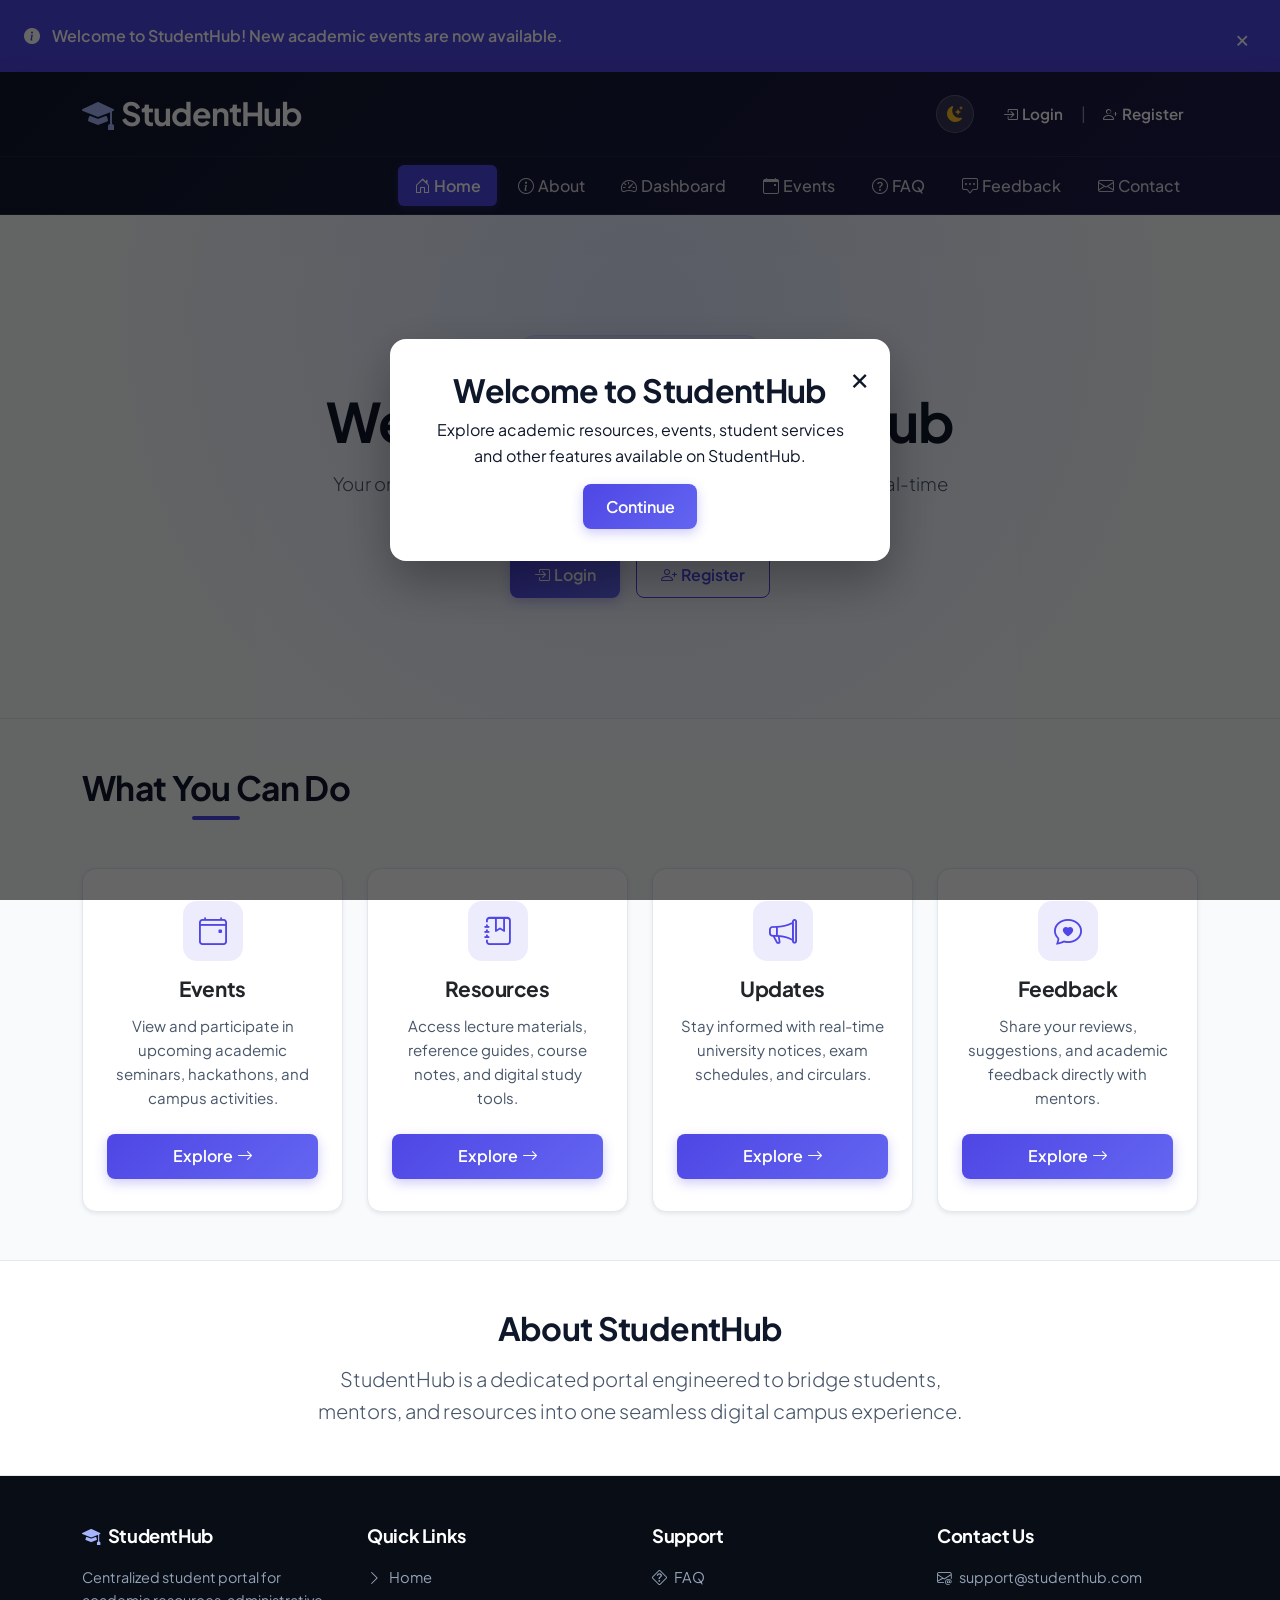
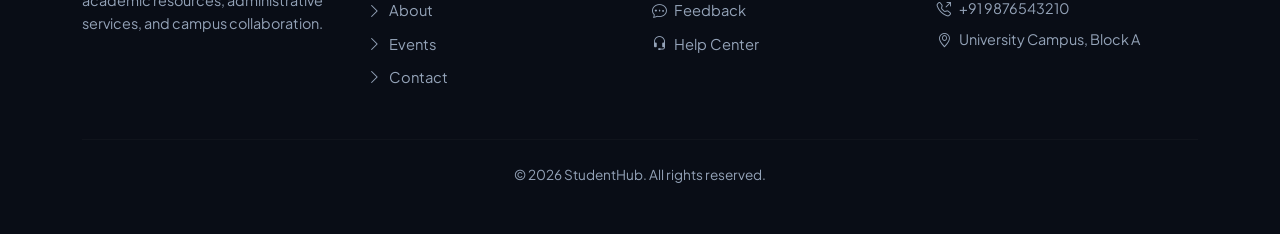
<file: index.html>
<!DOCTYPE html>
<html lang="en" data-bs-theme="light">

<head>
    <meta charset="UTF-8">
    <meta name="viewport" content="width=device-width, initial-scale=1.0">
    <title>StudentHub - Academic Portal</title>

    <!-- Bootstrap 5.3 CSS -->
    <link href="https://cdn.jsdelivr.net/npm/bootstrap@5.3.3/dist/css/bootstrap.min.css" rel="stylesheet">
    <!-- Bootstrap Icons -->
    <link rel="stylesheet" href="https://cdn.jsdelivr.net/npm/bootstrap-icons@1.11.3/font/bootstrap-icons.min.css">
    <!-- Custom CSS -->
    <link rel="stylesheet" href="css/index.css">
</head>

<body>

    <!-- ================= NOTIFICATION BANNER ================= -->

    <div id="notificationBanner" class="notification-banner">

        <div>
            <i class="bi bi-info-circle-fill"></i>

            <span>
                Welcome to StudentHub! New academic events are now available.
            </span>
        </div>

        <button id="closeNotification" aria-label="Close notification">
            &times;
        </button>

    </div>

    <!-- ================= HEADER ================= -->
    <header>
        <!-- TOP HEADER -->
        <div class="container py-3">
            <div class="d-flex flex-column flex-md-row justify-content-between align-items-center gap-3">
                
                <!-- LOGO -->
                <div class="logo fs-2 fw-bold text-white d-flex align-items-center gap-2">
                    <i class="bi bi-mortarboard-fill text-primary-accent"></i> StudentHub
                </div>

                <!-- RIGHT CONTROLS: THEME SWITCHER & AUTH -->
                <div class="d-flex align-items-center gap-3">
                    <!-- Dark / Light Theme Toggle -->
                    <button class="btn-theme-toggle" id="themeToggleBtn" aria-label="Toggle Theme" title="Toggle Theme">
                        <i class="bi bi-moon-stars-fill" id="themeIcon"></i>
                    </button>

                    <!-- LOGIN / REGISTER -->
                    <div class="auth-links">
                        <a href="pages/login.html" class="text-white text-decoration-none">
                            <i class="bi bi-box-arrow-in-right me-1"></i> Login
                        </a>
                        <span class="text-white-50 mx-1">|</span>
                        <a href="pages/register.html" class="text-white text-decoration-none">
                            <i class="bi bi-person-plus me-1"></i> Register
                        </a>
                    </div>
                </div>

            </div>
        </div>

        <!-- ================= NAVIGATION ================= -->
        <nav class="navbar navbar-expand-lg navbar-dark">
            <div class="container">
                <!-- MOBILE MENU BUTTON -->
                <button class="navbar-toggler" type="button" data-bs-toggle="collapse" data-bs-target="#studentNav" aria-controls="studentNav" aria-expanded="false" aria-label="Toggle navigation">
                    <span class="navbar-toggler-icon"></span>
                </button>

                <!-- NAVIGATION LINKS -->
                <div class="collapse navbar-collapse" id="studentNav">
                    <div class="navbar-nav ms-auto">
                        <a class="nav-link active" href="index.html"><i class="bi bi-house-door me-1"></i> Home</a>
                        <a class="nav-link" href="pages/about.html"><i class="bi bi-info-circle me-1"></i> About</a>
                        <a class="nav-link" href="pages/dashboard.html"><i class="bi bi-speedometer2 me-1"></i> Dashboard</a>
                        <a class="nav-link" href="pages/events.html"><i class="bi bi-calendar-event me-1"></i> Events</a>
                        <a class="nav-link" href="pages/faq.html"><i class="bi bi-question-circle me-1"></i> FAQ</a>
                        <a class="nav-link" href="pages/feedback.html"><i class="bi bi-chat-square-dots me-1"></i> Feedback</a>
                        <a class="nav-link" href="pages/contact.html"><i class="bi bi-envelope me-1"></i> Contact</a>
                    </div>
                </div>
            </div>
        </nav>
    </header>

    <!-- ================= MAIN CONTENT ================= -->
    <main>

        <!-- ================= HERO ================= -->
        <section class="hero text-center py-5">
            <div class="container py-5">
                <span class="badge-soft-primary mb-3 d-inline-block">
                    <i class="bi bi-stars me-1"></i> Student Success Ecosystem
                </span>
                <h1 class="display-4 fw-bold">Welcome to StudentHub</h1>
                <p class="lead">Your one-stop portal for academic resources, campus events, real-time updates, and student services.</p>
                
                <div class="d-flex flex-column flex-sm-row justify-content-center gap-3 mt-4">
                    <a href="pages/login.html" class="btn btn-primary px-4">
                        <i class="bi bi-box-arrow-in-right me-1"></i> Login
                    </a>
                    <a href="pages/register.html" class="btn btn-outline-primary px-4">
                        <i class="bi bi-person-plus me-1"></i> Register
                    </a>
                </div>
            </div>
        </section>

        <!-- ================= FEATURES ================= -->
        <section class="features py-5">
            <div class="container">
                <h2 class="text-center mb-5">What You Can Do</h2>

                <div class="row g-4">
                    <!-- EVENTS -->
                    <div class="col-12 col-sm-6 col-lg-3">
                        <div class="card h-100 shadow-sm">
                            <div class="card-body text-center d-flex flex-column">
                                <div class="feature-icon-wrapper mb-3">
                                    <i class="bi bi-calendar4-event"></i>
                                </div>
                                <h3 class="card-title">Events</h3>
                                <p class="card-text">View and participate in upcoming academic seminars, hackathons, and campus activities.</p>
                                <a href="pages/events.html" class="btn btn-primary mt-auto">
                                    Explore <i class="bi bi-arrow-right ms-1"></i>
                                </a>
                            </div>
                        </div>
                    </div>

                    <!-- RESOURCES -->
                    <div class="col-12 col-sm-6 col-lg-3">
                        <div class="card h-100 shadow-sm">
                            <div class="card-body text-center d-flex flex-column">
                                <div class="feature-icon-wrapper mb-3">
                                    <i class="bi bi-journal-bookmark"></i>
                                </div>
                                <h3 class="card-title">Resources</h3>
                                <p class="card-text">Access lecture materials, reference guides, course notes, and digital study tools.</p>
                                <a href="index.html" class="btn btn-primary mt-auto">
                                    Explore <i class="bi bi-arrow-right ms-1"></i>
                                </a>
                            </div>
                        </div>
                    </div>

                    <!-- UPDATES -->
                    <div class="col-12 col-sm-6 col-lg-3">
                        <div class="card h-100 shadow-sm">
                            <div class="card-body text-center d-flex flex-column">
                                <div class="feature-icon-wrapper mb-3">
                                    <i class="bi bi-megaphone"></i>
                                </div>
                                <h3 class="card-title">Updates</h3>
                                <p class="card-text">Stay informed with real-time university notices, exam schedules, and circulars.</p>
                                <a href="pages/dashboard.html" class="btn btn-primary mt-auto">
                                    Explore <i class="bi bi-arrow-right ms-1"></i>
                                </a>
                            </div>
                        </div>
                    </div>

                    <!-- FEEDBACK -->
                    <div class="col-12 col-sm-6 col-lg-3">
                        <div class="card h-100 shadow-sm">
                            <div class="card-body text-center d-flex flex-column">
                                <div class="feature-icon-wrapper mb-3">
                                    <i class="bi bi-chat-heart"></i>
                                </div>
                                <h3 class="card-title">Feedback</h3>
                                <p class="card-text">Share your reviews, suggestions, and academic feedback directly with mentors.</p>
                                <a href="pages/feedback.html" class="btn btn-primary mt-auto">
                                    Explore <i class="bi bi-arrow-right ms-1"></i>
                                </a>
                            </div>
                        </div>
                    </div>
                </div>
            </div>
        </section>

        <!-- ================= ABOUT ================= -->
        <section class="index-about py-5 text-center">
            <div class="container">
                <h2 class="mb-3">About StudentHub</h2>
                <p class="lead">StudentHub is a dedicated portal engineered to bridge students, mentors, and resources into one seamless digital campus experience.</p>
            </div>
        </section>

    </main>

    <!-- ================= FOOTER ================= -->
    <footer class="py-5">
        <div class="container">
            <div class="row g-4">

                <!-- ABOUT -->
                <div class="col-12 col-md-6 col-lg-3">
                    <h3><i class="bi bi-mortarboard-fill me-2 text-primary-accent"></i>StudentHub</h3>
                    <p>Centralized student portal for academic resources, administrative services, and campus collaboration.</p>
                </div>

                <!-- QUICK LINKS -->
                <div class="col-12 col-md-6 col-lg-3">
                    <h3>Quick Links</h3>
                    <a href="index.html" class="d-block"><i class="bi bi-chevron-right me-1"></i> Home</a>
                    <a href="pages/about.html" class="d-block"><i class="bi bi-chevron-right me-1"></i> About</a>
                    <a href="pages/events.html" class="d-block"><i class="bi bi-chevron-right me-1"></i> Events</a>
                    <a href="pages/contact.html" class="d-block"><i class="bi bi-chevron-right me-1"></i> Contact</a>
                </div>

                <!-- SUPPORT -->
                <div class="col-12 col-md-6 col-lg-3">
                    <h3>Support</h3>
                    <a href="pages/faq.html" class="d-block"><i class="bi bi-question-diamond me-1"></i> FAQ</a>
                    <a href="pages/feedback.html" class="d-block"><i class="bi bi-chat-dots me-1"></i> Feedback</a>
                    <a href="pages/contact.html" class="d-block"><i class="bi bi-headset me-1"></i> Help Center</a>
                </div>

                <!-- CONTACT -->
                <div class="col-12 col-md-6 col-lg-3">
                    <h3>Contact Us</h3>
                    <p><i class="bi bi-envelope-at me-2"></i> support@studenthub.com</p>
                    <p><i class="bi bi-telephone-outbound me-2"></i> +91 9876543210</p>
                    <p><i class="bi bi-geo-alt me-2"></i> University Campus, Block A</p>
                </div>

            </div>

            <hr>

            <div class="text-center">
                &copy; 2026 StudentHub. All rights reserved.
            </div>
        </div>
    </footer>

    <!-- ================= MODAL POPUP ================= -->

    <div id="welcomeModal" class="custom-modal">

        <div class="custom-modal-content">

            <button id="closeModal" class="modal-close">
                &times;
            </button>

            <h2>Welcome to StudentHub</h2>

            <p>
                Explore academic resources, events, student services
                and other features available on StudentHub.
            </p>

            <button id="modalOkBtn" class="btn btn-primary">
                Continue
            </button>

        </div>

    </div>

    <!-- Bootstrap 5 JS Bundle -->
    <script src="https://cdn.jsdelivr.net/npm/bootstrap@5.3.3/dist/js/bootstrap.bundle.min.js"></script>

    <script src="js/index.js"></script>

</body>
</html>
</file>
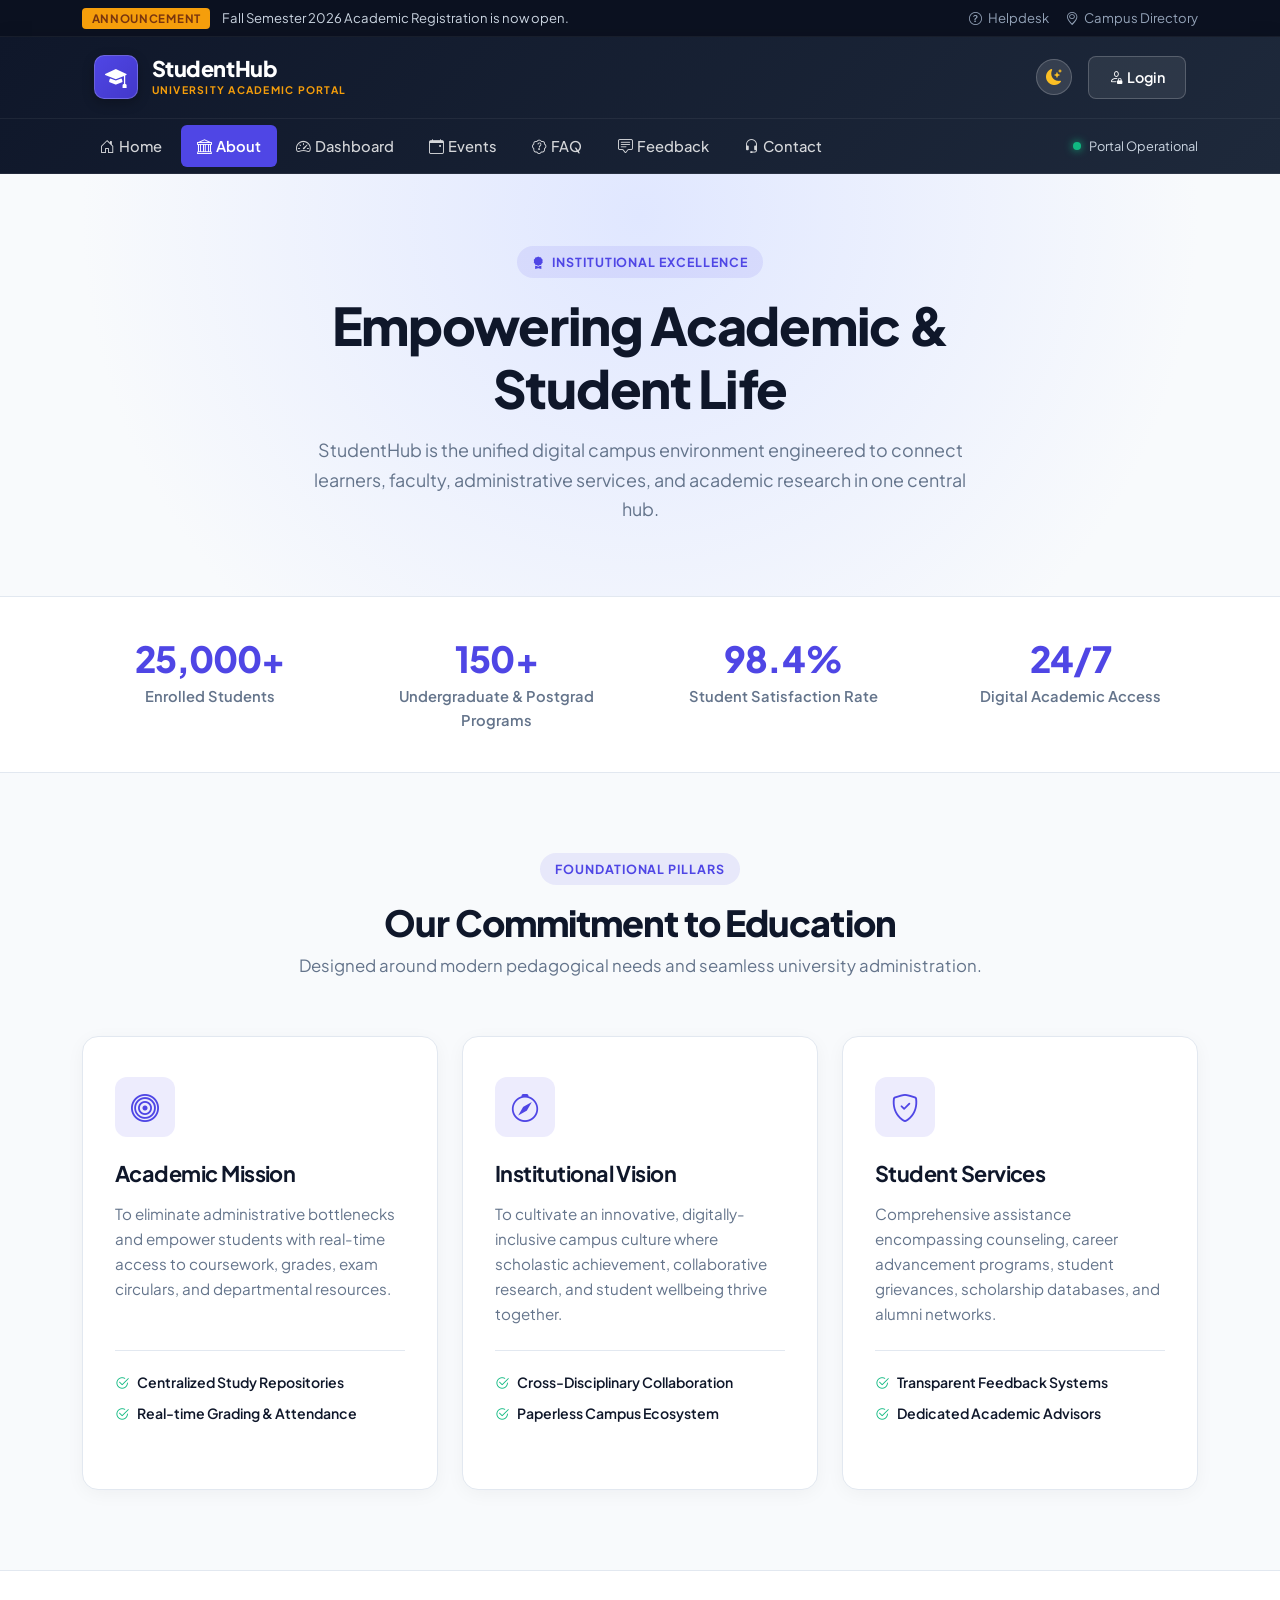
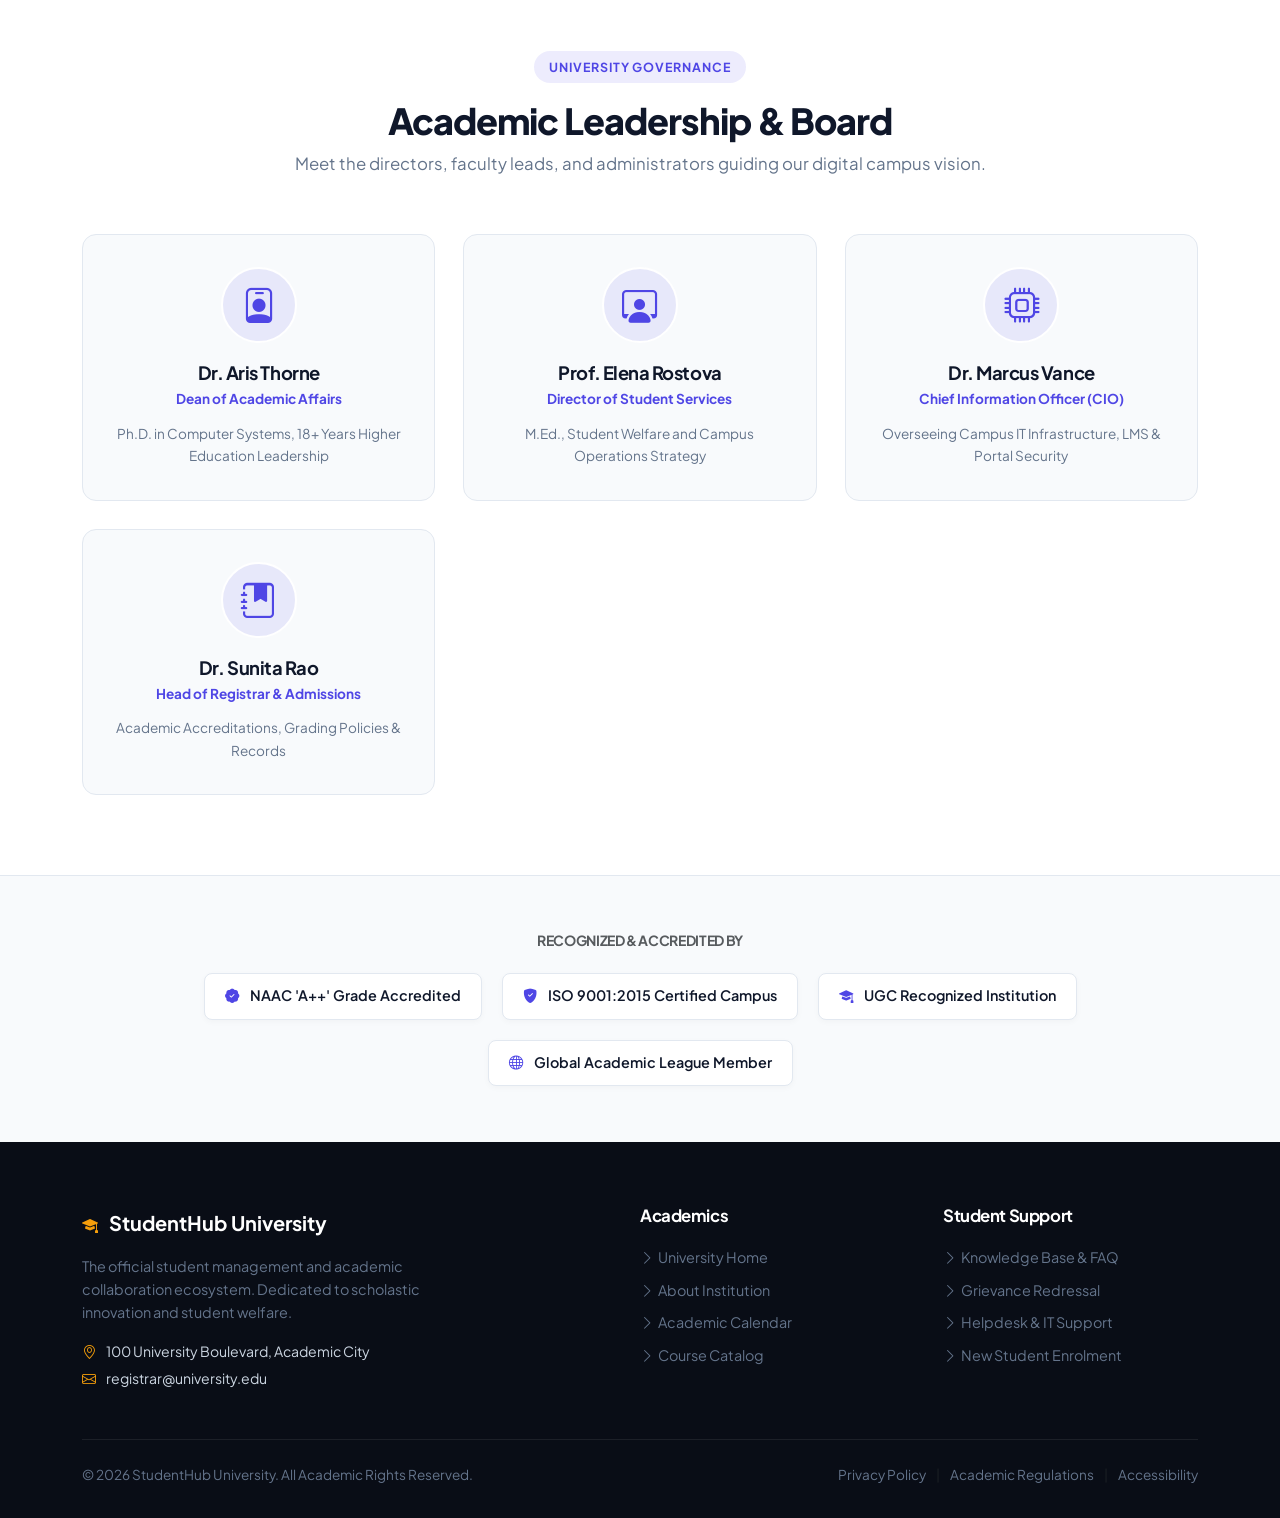
<file: pages/about.html>
<!DOCTYPE html>
<html lang="en" data-bs-theme="light">

<head>
    <meta charset="UTF-8">
    <meta name="viewport" content="width=device-width, initial-scale=1.0">
    <meta name="description" content="Discover StudentHub - The official student portal empowering academic success, research, and campus engagement.">
    <title>About Us | StudentHub University Portal</title>

    <!-- Google Fonts -->
    <link rel="preconnect" href="https://fonts.googleapis.com">
    <link rel="preconnect" href="https://fonts.gstatic.com" crossorigin>
    <link href="https://fonts.googleapis.com/css2?family=Plus+Jakarta+Sans:wght@400;500;600;700;800&display=swap" rel="stylesheet">

    <!-- Bootstrap 5 CSS -->
    <link href="https://cdn.jsdelivr.net/npm/bootstrap@5.3.3/dist/css/bootstrap.min.css" rel="stylesheet">
    <!-- Bootstrap Icons -->
    <link rel="stylesheet" href="https://cdn.jsdelivr.net/npm/bootstrap-icons@1.11.3/font/bootstrap-icons.min.css">
    <!-- About Page Dedicated CSS -->
    <link rel="stylesheet" href="../css/about.css">
</head>

<body>

    <!-- ================= TOP NOTICE BAR ================= -->
    <aside class="top-announcement-bar">
        <div class="container d-flex justify-content-between align-items-center">
            <div class="announcement-text">
                <span class="badge-accent">ANNOUNCEMENT</span>
                <span>Fall Semester 2026 Academic Registration is now open.</span>
            </div>
            <div class="quick-support-links d-none d-md-flex gap-3">
                <a href="faq.html"><i class="bi bi-question-circle me-1"></i> Helpdesk</a>
                <a href="contact.html"><i class="bi bi-geo-alt me-1"></i> Campus Directory</a>
            </div>
        </div>
    </aside>

    <!-- ================= MAIN HEADER & NAV ================= -->
    <header class="site-header">
        <div class="top-header container">
            <!-- University Portal Logo -->
            <a href="../index.html" class="logo" aria-label="StudentHub Home">
                <div class="logo-shield">
                    <i class="bi bi-mortarboard-fill"></i>
                </div>
                <div class="logo-text">
                    <span class="brand-title">StudentHub</span>
                    <span class="brand-subtitle">UNIVERSITY ACADEMIC PORTAL</span>
                </div>
            </a>

            <!-- Header Actions with Theme Switcher -->
            <div class="header-actions">
                <!-- Dark / Light Theme Toggle -->
                <button class="btn-theme-toggle" id="themeToggleBtn" aria-label="Toggle Theme" title="Toggle Theme">
                    <i class="bi bi-moon-stars-fill" id="themeIcon"></i>
                </button>

                <a href="login.html" class="btn-portal-login">
                    <i class="bi bi-person-lock me-1"></i> Login
                </a>
            </div>
        </div>

        <!-- Navigation Bar -->
        <nav class="navbar navbar-expand-lg navbar-dark">
            <div class="container">
                <button class="navbar-toggler" type="button" data-bs-toggle="collapse" data-bs-target="#studentNav" aria-controls="studentNav" aria-expanded="false" aria-label="Toggle navigation">
                    <span class="navbar-toggler-icon"></span>
                </button>

                <div class="collapse navbar-collapse" id="studentNav">
                    <div class="navbar-nav me-auto">
                        <a class="nav-link" href="../index.html"><i class="bi bi-house-door me-1"></i> Home</a>
                        <a class="nav-link active" href="about.html" aria-current="page"><i class="bi bi-bank me-1"></i> About</a>
                        <a class="nav-link" href="dashboard.html"><i class="bi bi-speedometer2 me-1"></i> Dashboard</a>
                        <a class="nav-link" href="events.html"><i class="bi bi-calendar-event me-1"></i> Events</a>
                        <a class="nav-link" href="faq.html"><i class="bi bi-patch-question me-1"></i> FAQ</a>
                        <a class="nav-link" href="feedback.html"><i class="bi bi-chat-square-text me-1"></i> Feedback</a>
                        <a class="nav-link" href="contact.html"><i class="bi bi-headset me-1"></i> Contact</a>
                    </div>
                    <div class="portal-status d-none d-lg-flex align-items-center">
                        <span class="status-indicator"></span> Portal Operational
                    </div>
                </div>
            </div>
        </nav>
    </header>

    <!-- ================= MAIN CONTENT ================= -->
    <main>

        <!-- ================= HERO SECTION ================= -->
        <section class="about-hero">
            <div class="container text-center">
                <span class="section-tag">
                    <i class="bi bi-award-fill me-1"></i> INSTITUTIONAL EXCELLENCE
                </span>
                <h1>Empowering Academic &amp; Student Life</h1>
                <p class="hero-description">StudentHub is the unified digital campus environment engineered to connect learners, faculty, administrative services, and academic research in one central hub.</p>
            </div>
        </section>

        <!-- ================= KEY STATS COUNTER ================= -->
        <section class="stats-ribbon">
            <div class="container">
                <div class="stats-grid">
                    <div class="stat-item">
                        <h3>25,000+</h3>
                        <p>Enrolled Students</p>
                    </div>
                    <div class="stat-item">
                        <h3>150+</h3>
                        <p>Undergraduate &amp; Postgrad Programs</p>
                    </div>
                    <div class="stat-item">
                        <h3>98.4%</h3>
                        <p>Student Satisfaction Rate</p>
                    </div>
                    <div class="stat-item">
                        <h3>24/7</h3>
                        <p>Digital Academic Access</p>
                    </div>
                </div>
            </div>
        </section>

        <!-- ================= MISSION & VALUES ================= -->
        <section class="about-pillars">
            <div class="container">
                <div class="section-header text-center">
                    <span class="section-tag">FOUNDATIONAL PILLARS</span>
                    <h2>Our Commitment to Education</h2>
                    <p>Designed around modern pedagogical needs and seamless university administration.</p>
                </div>

                <div class="row g-4">
                    <!-- PILLAR 1 -->
                    <div class="col-12 col-md-6 col-lg-4">
                        <article class="pillar-card h-100">
                            <div class="pillar-icon">
                                <i class="bi bi-bullseye"></i>
                            </div>
                            <h3>Academic Mission</h3>
                            <p>To eliminate administrative bottlenecks and empower students with real-time access to coursework, grades, exam circulars, and departmental resources.</p>
                            <ul class="pillar-list">
                                <li><i class="bi bi-check2-circle me-2"></i> Centralized Study Repositories</li>
                                <li><i class="bi bi-check2-circle me-2"></i> Real-time Grading &amp; Attendance</li>
                            </ul>
                        </article>
                    </div>

                    <!-- PILLAR 2 -->
                    <div class="col-12 col-md-6 col-lg-4">
                        <article class="pillar-card h-100">
                            <div class="pillar-icon">
                                <i class="bi bi-compass"></i>
                            </div>
                            <h3>Institutional Vision</h3>
                            <p>To cultivate an innovative, digitally-inclusive campus culture where scholastic achievement, collaborative research, and student wellbeing thrive together.</p>
                            <ul class="pillar-list">
                                <li><i class="bi bi-check2-circle me-2"></i> Cross-Disciplinary Collaboration</li>
                                <li><i class="bi bi-check2-circle me-2"></i> Paperless Campus Ecosystem</li>
                            </ul>
                        </article>
                    </div>

                    <!-- PILLAR 3 -->
                    <div class="col-12 col-md-12 col-lg-4">
                        <article class="pillar-card h-100">
                            <div class="pillar-icon">
                                <i class="bi bi-shield-check"></i>
                            </div>
                            <h3>Student Services</h3>
                            <p>Comprehensive assistance encompassing counseling, career advancement programs, student grievances, scholarship databases, and alumni networks.</p>
                            <ul class="pillar-list">
                                <li><i class="bi bi-check2-circle me-2"></i> Transparent Feedback Systems</li>
                                <li><i class="bi bi-check2-circle me-2"></i> Dedicated Academic Advisors</li>
                            </ul>
                        </article>
                    </div>
                </div>
            </div>
        </section>

        <!-- ================= LEADERSHIP & FACULTY BOARD ================= -->
        <section class="team-section">
            <div class="container">
                <div class="section-header text-center">
                    <span class="section-tag">UNIVERSITY GOVERNANCE</span>
                    <h2>Academic Leadership &amp; Board</h2>
                    <p>Meet the directors, faculty leads, and administrators guiding our digital campus vision.</p>
                </div>

                <div class="leadership-grid">
                    <article class="leader-card">
                        <div class="leader-avatar">
                            <i class="bi bi-person-badge"></i>
                        </div>
                        <div class="leader-info">
                            <h3>Dr. Aris Thorne</h3>
                            <span class="leader-designation">Dean of Academic Affairs</span>
                            <p class="leader-dept">Ph.D. in Computer Systems, 18+ Years Higher Education Leadership</p>
                        </div>
                    </article>

                    <article class="leader-card">
                        <div class="leader-avatar">
                            <i class="bi bi-person-workspace"></i>
                        </div>
                        <div class="leader-info">
                            <h3>Prof. Elena Rostova</h3>
                            <span class="leader-designation">Director of Student Services</span>
                            <p class="leader-dept">M.Ed., Student Welfare and Campus Operations Strategy</p>
                        </div>
                    </article>

                    <article class="leader-card">
                        <div class="leader-avatar">
                            <i class="bi bi-cpu"></i>
                        </div>
                        <div class="leader-info">
                            <h3>Dr. Marcus Vance</h3>
                            <span class="leader-designation">Chief Information Officer (CIO)</span>
                            <p class="leader-dept">Overseeing Campus IT Infrastructure, LMS &amp; Portal Security</p>
                        </div>
                    </article>

                    <article class="leader-card">
                        <div class="leader-avatar">
                            <i class="bi bi-journal-bookmark-fill"></i>
                        </div>
                        <div class="leader-info">
                            <h3>Dr. Sunita Rao</h3>
                            <span class="leader-designation">Head of Registrar &amp; Admissions</span>
                            <p class="leader-dept">Academic Accreditations, Grading Policies &amp; Records</p>
                        </div>
                    </article>
                </div>
            </div>
        </section>

        <!-- ================= ACCREDITATIONS & BADGES ================= -->
        <section class="accreditations-section">
            <div class="container text-center">
                <h3 class="mb-4 text-muted small fw-bold text-uppercase">Recognized &amp; Accredited By</h3>
                <div class="accreditation-badges">
                    <div class="badge-item"><i class="bi bi-patch-check-fill me-2 text-indigo"></i> NAAC 'A++' Grade Accredited</div>
                    <div class="badge-item"><i class="bi bi-shield-fill-check me-2 text-indigo"></i> ISO 9001:2015 Certified Campus</div>
                    <div class="badge-item"><i class="bi bi-mortarboard-fill me-2 text-indigo"></i> UGC Recognized Institution</div>
                    <div class="badge-item"><i class="bi bi-globe me-2 text-indigo"></i> Global Academic League Member</div>
                </div>
            </div>
        </section>

    </main>

    <!-- ================= FOOTER ================= -->
    <footer class="site-footer">
        <div class="container">
            <div class="footer-grid">

                <!-- UNIVERSITY PORTAL DETAILS -->
                <div class="footer-col brand-col">
                    <div class="footer-logo mb-3">
                        <i class="bi bi-mortarboard-fill me-2 text-accent"></i>
                        <span class="fw-bold fs-5 text-white">StudentHub University</span>
                    </div>
                    <p class="footer-desc">The official student management and academic collaboration ecosystem. Dedicated to scholastic innovation and student welfare.</p>
                    <div class="footer-campus-info mt-3">
                        <p class="mb-1"><i class="bi bi-geo-alt me-2 text-accent"></i> 100 University Boulevard, Academic City</p>
                        <p class="mb-0"><i class="bi bi-envelope me-2 text-accent"></i> registrar@university.edu</p>
                    </div>
                </div>

                <!-- ACADEMIC LINKS -->
                <div class="footer-col">
                    <h4>Academics</h4>
                    <div class="footer-links">
                        <a href="../index.html"><i class="bi bi-chevron-right me-1"></i> University Home</a>
                        <a href="about.html"><i class="bi bi-chevron-right me-1"></i> About Institution</a>
                        <a href="events.html"><i class="bi bi-chevron-right me-1"></i> Academic Calendar</a>
                        <a href="dashboard.html"><i class="bi bi-chevron-right me-1"></i> Course Catalog</a>
                    </div>
                </div>

                <!-- STUDENT SUPPORT -->
                <div class="footer-col">
                    <h4>Student Support</h4>
                    <div class="footer-links">
                        <a href="faq.html"><i class="bi bi-chevron-right me-1"></i> Knowledge Base &amp; FAQ</a>
                        <a href="feedback.html"><i class="bi bi-chevron-right me-1"></i> Grievance Redressal</a>
                        <a href="contact.html"><i class="bi bi-chevron-right me-1"></i> Helpdesk &amp; IT Support</a>
                        <a href="register.html"><i class="bi bi-chevron-right me-1"></i> New Student Enrolment</a>
                    </div>
                </div>

            </div>

            <!-- COPYRIGHT & POLICIES -->
            <div class="copyright-bar d-flex flex-column flex-md-row justify-content-between align-items-center">
                <p class="mb-0">&copy; 2026 StudentHub University. All Academic Rights Reserved.</p>
                <div class="footer-legal-links mt-2 mt-md-0">
                    <a href="#">Privacy Policy</a>
                    <span class="mx-2 text-muted">|</span>
                    <a href="#">Academic Regulations</a>
                    <span class="mx-2 text-muted">|</span>
                    <a href="#">Accessibility</a>
                </div>
            </div>
        </div>
    </footer>

    <!-- Bootstrap JS Bundle -->
    <script src="https://cdn.jsdelivr.net/npm/bootstrap@5.3.3/dist/js/bootstrap.bundle.min.js"></script>

    <!-- Theme Switcher Script -->
    <script src="../js/about.js"></script>

</body>
</html>
</file>
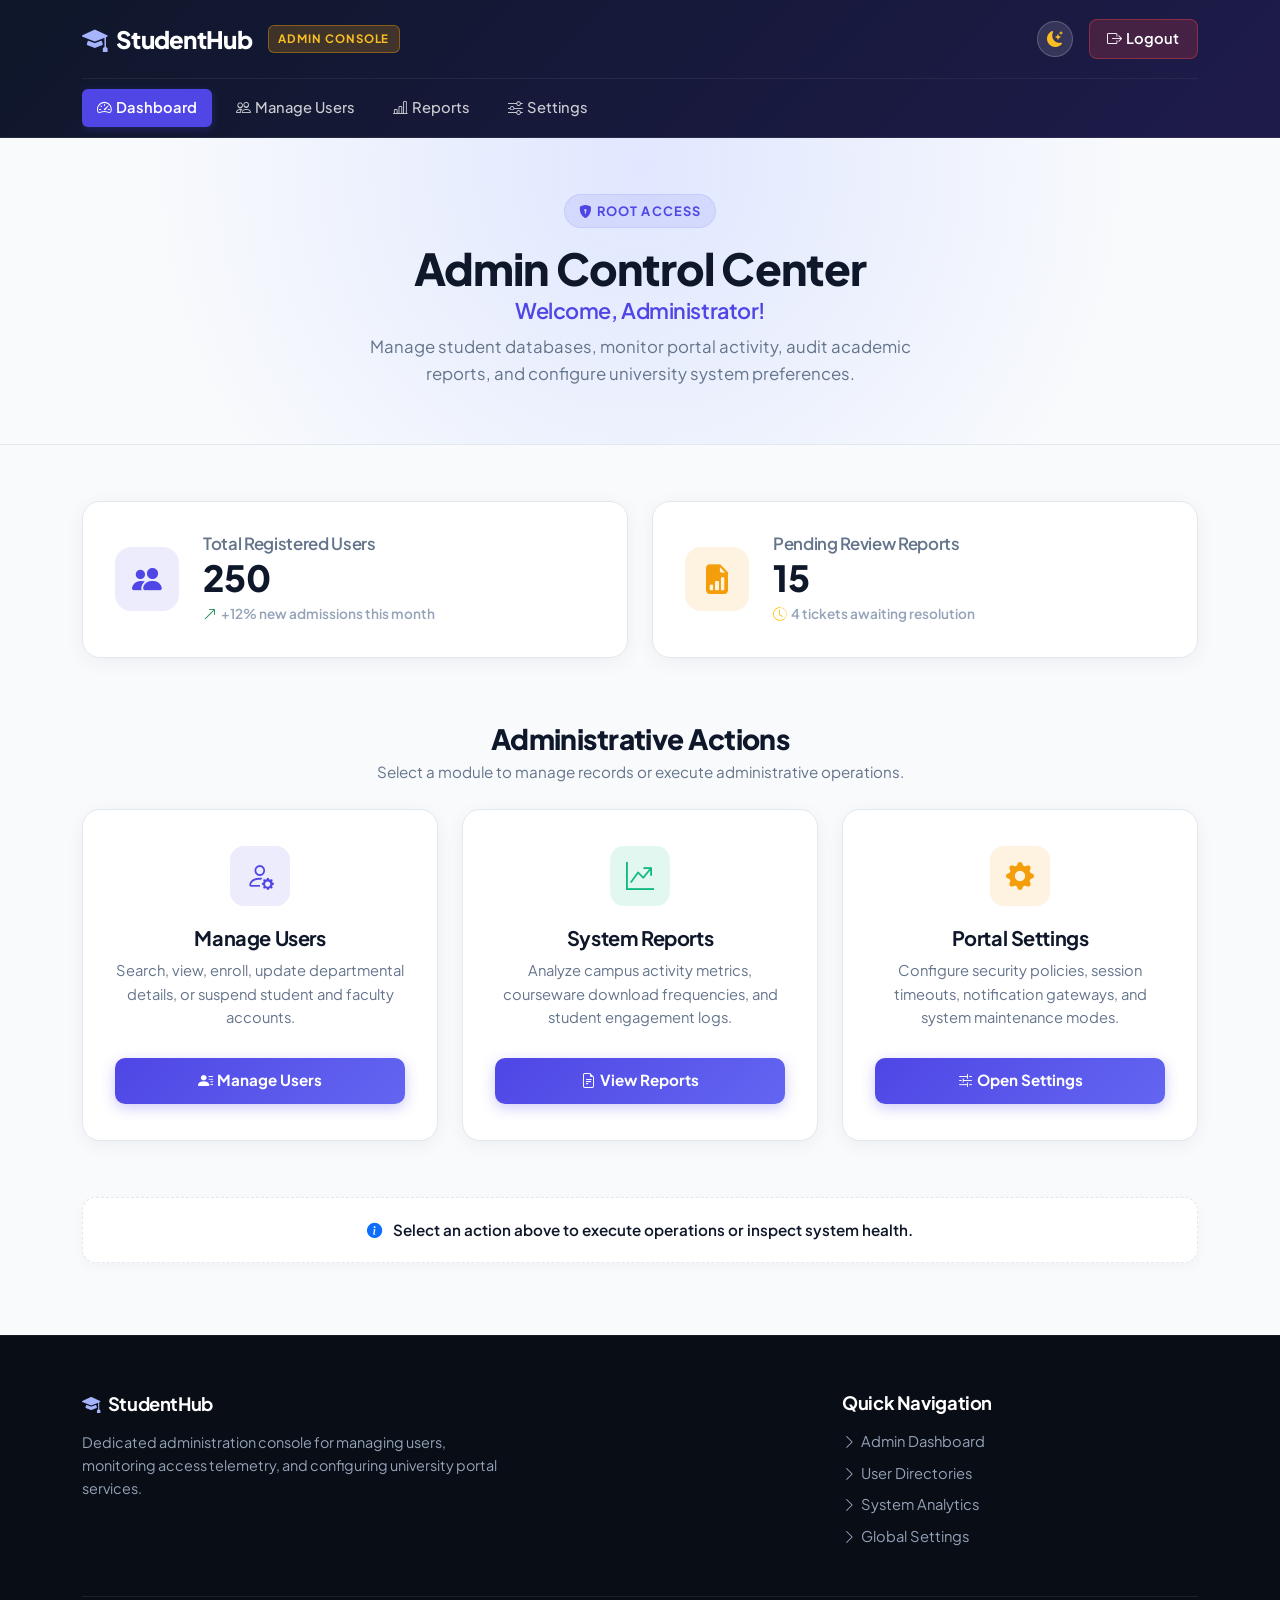
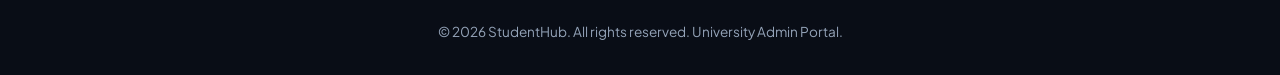
<file: pages/admin.html>
<!DOCTYPE html>
<html lang="en" data-bs-theme="light">

<head>
    <meta charset="UTF-8">
    <meta name="viewport" content="width=device-width, initial-scale=1.0">
    <meta name="description" content="StudentHub Admin Dashboard for managing student accounts, academic reports, and university portal system settings.">
    <title>StudentHub | University Admin Panel</title>

    <!-- Google Fonts -->
    <link rel="preconnect" href="https://fonts.googleapis.com">
    <link rel="preconnect" href="https://fonts.gstatic.com" crossorigin>
    <link href="https://fonts.googleapis.com/css2?family=Plus+Jakarta+Sans:wght@400;500;600;700;800&display=swap" rel="stylesheet">

    <!-- Bootstrap 5 CSS -->
    <link href="https://cdn.jsdelivr.net/npm/bootstrap@5.3.3/dist/css/bootstrap.min.css" rel="stylesheet">
    <!-- Bootstrap Icons -->
    <link rel="stylesheet" href="https://cdn.jsdelivr.net/npm/bootstrap-icons@1.11.3/font/bootstrap-icons.min.css">
    <!-- Admin Page Dedicated CSS -->
    <link rel="stylesheet" href="../css/admin.css">
</head>

<body>

    <!-- ================= ADMIN HEADER ================= -->
    <header class="admin-header">
        <div class="container">

            <div class="top-header">
                <!-- Brand / Logo -->
                <a href="../index.html" class="brand" aria-label="StudentHub Home">
                    <span class="logo-icon"><i class="bi bi-mortarboard-fill"></i></span>
                    <span class="brand-name">StudentHub</span>
                    <span class="badge-admin-tag ms-2">ADMIN CONSOLE</span>
                </a>

                <!-- Header Controls: Theme Switcher & Logout -->
                <div class="admin-controls">
                    <button class="btn-theme-toggle" id="themeToggleBtn" aria-label="Toggle Theme" title="Toggle Theme">
                        <i class="bi bi-moon-stars-fill" id="themeIcon"></i>
                    </button>

                    <a href="login.html" class="logout">
                        <i class="bi bi-box-arrow-right me-1"></i> Logout
                    </a>
                </div>
            </div>

            <!-- ================= ADMIN NAVIGATION ================= -->
            <nav class="admin-nav" aria-label="Admin navigation">
                <a href="admin.html" class="active">
                    <i class="bi bi-speedometer2 me-1"></i> Dashboard
                </a>
                <a href="#users">
                    <i class="bi bi-people me-1"></i> Manage Users
                </a>
                <a href="#reports">
                    <i class="bi bi-bar-chart-line me-1"></i> Reports
                </a>
                <a href="#settings">
                    <i class="bi bi-sliders me-1"></i> Settings
                </a>
            </nav>

        </div>
    </header>

    <!-- ================= MAIN ================= -->
    <main>

        <!-- ================= INTRO ================= -->
        <section class="admin-intro">
            <div class="container text-center">
                <span class="section-tag">
                    <i class="bi bi-shield-lock-fill me-1"></i> ROOT ACCESS
                </span>
                <h1>Admin Control Center</h1>
                <h2>Welcome, Administrator!</h2>
                <p>
                    Manage student databases, monitor portal activity, audit academic reports, and configure university system preferences.
                </p>
            </div>
        </section>

        <!-- ================= STATISTICS ================= -->
        <section class="statistics">
            <div class="container">
                <div class="row g-4">

                    <!-- TOTAL USERS -->
                    <div class="col-12 col-md-6">
                        <div class="stat-box">
                            <div class="stat-icon-wrapper">
                                <i class="bi bi-people-fill"></i>
                            </div>
                            <div class="stat-content">
                                <h2>Total Registered Users</h2>
                                <p id="totalUsers" class="stat-value">250</p>
                                <span class="stat-subtext"><i class="bi bi-arrow-up-right text-success me-1"></i>+12% new admissions this month</span>
                            </div>
                        </div>
                    </div>

                    <!-- TOTAL REPORTS -->
                    <div class="col-12 col-md-6">
                        <div class="stat-box">
                            <div class="stat-icon-wrapper stat-icon-amber">
                                <i class="bi bi-file-earmark-bar-graph-fill"></i>
                            </div>
                            <div class="stat-content">
                                <h2>Pending Review Reports</h2>
                                <p id="totalReports" class="stat-value">15</p>
                                <span class="stat-subtext"><i class="bi bi-clock-history text-warning me-1"></i>4 tickets awaiting resolution</span>
                            </div>
                        </div>
                    </div>

                </div>
            </div>
        </section>

        <!-- ================= ADMIN ACTIONS ================= -->
        <section class="admin-actions">
            <div class="container">
                <div class="section-subheading text-center mb-4">
                    <h3>Administrative Actions</h3>
                    <p>Select a module to manage records or execute administrative operations.</p>
                </div>

                <div class="row g-4">

                    <!-- MANAGE USERS -->
                    <div class="col-12 col-md-6 col-lg-4">
                        <article class="action-box h-100" id="users">
                            <div class="action-icon">
                                <i class="bi bi-person-gear"></i>
                            </div>
                            <h2>Manage Users</h2>
                            <p>
                                Search, view, enroll, update departmental details, or suspend student and faculty accounts.
                            </p>
                            <button type="button" id="manageUsersBtn" class="btn btn-primary">
                                <i class="bi bi-person-lines-fill me-1"></i> Manage Users
                            </button>
                        </article>
                    </div>

                    <!-- REPORTS -->
                    <div class="col-12 col-md-6 col-lg-4">
                        <article class="action-box h-100" id="reports">
                            <div class="action-icon action-icon-emerald">
                                <i class="bi bi-graph-up-arrow"></i>
                            </div>
                            <h2>System Reports</h2>
                            <p>
                                Analyze campus activity metrics, courseware download frequencies, and student engagement logs.
                            </p>
                            <button type="button" id="reportsBtn" class="btn btn-primary">
                                <i class="bi bi-file-earmark-text me-1"></i> View Reports
                            </button>
                        </article>
                    </div>

                    <!-- SETTINGS -->
                    <div class="col-12 col-md-12 col-lg-4">
                        <article class="action-box h-100" id="settings">
                            <div class="action-icon action-icon-amber">
                                <i class="bi bi-gear-fill"></i>
                            </div>
                            <h2>Portal Settings</h2>
                            <p>
                                Configure security policies, session timeouts, notification gateways, and system maintenance modes.
                            </p>
                            <button type="button" id="settingsBtn" class="btn btn-primary">
                                <i class="bi bi-sliders2 me-1"></i> Open Settings
                            </button>
                        </article>
                    </div>

                </div>
            </div>
        </section>

        <!-- ================= ADMIN MESSAGE / STATUS ================= -->
        <section class="admin-message">
            <div class="container">
                <div class="message-box text-center">
                    <i class="bi bi-info-circle-fill me-2 text-primary"></i>
                    <span id="adminMessage">
                        Select an action above to execute operations or inspect system health.
                    </span>
                </div>
            </div>
        </section>

    </main>

    <!-- ================= FOOTER ================= -->
    <footer class="admin-footer">
        <div class="container">
            <div class="footer-content">

                <!-- STUDENTHUB BRAND -->
                <section class="footer-about">
                    <h2><i class="bi bi-mortarboard-fill me-2 text-primary-accent"></i>StudentHub</h2>
                    <p>
                        Dedicated administration console for managing users, monitoring access telemetry, and configuring university portal services.
                    </p>
                </section>

                <!-- QUICK LINKS -->
                <nav class="quick-links" aria-label="Admin quick links">
                    <h2>Quick Navigation</h2>
                    <a href="admin.html"><i class="bi bi-chevron-right me-1"></i> Admin Dashboard</a>
                    <a href="#users"><i class="bi bi-chevron-right me-1"></i> User Directories</a>
                    <a href="#reports"><i class="bi bi-chevron-right me-1"></i> System Analytics</a>
                    <a href="#settings"><i class="bi bi-chevron-right me-1"></i> Global Settings</a>
                </nav>

            </div>

            <!-- COPYRIGHT -->
            <div class="copyright text-center">
                <p>&copy; 2026 StudentHub. All rights reserved. University Admin Portal.</p>
            </div>
        </div>
    </footer>

    <!-- Bootstrap 5 JavaScript Bundle -->
    <script src="https://cdn.jsdelivr.net/npm/bootstrap@5.3.3/dist/js/bootstrap.bundle.min.js"></script>

    <!-- Admin JavaScript -->
    <script src="../js/admin.js"></script>

</body>

</html>
</file>
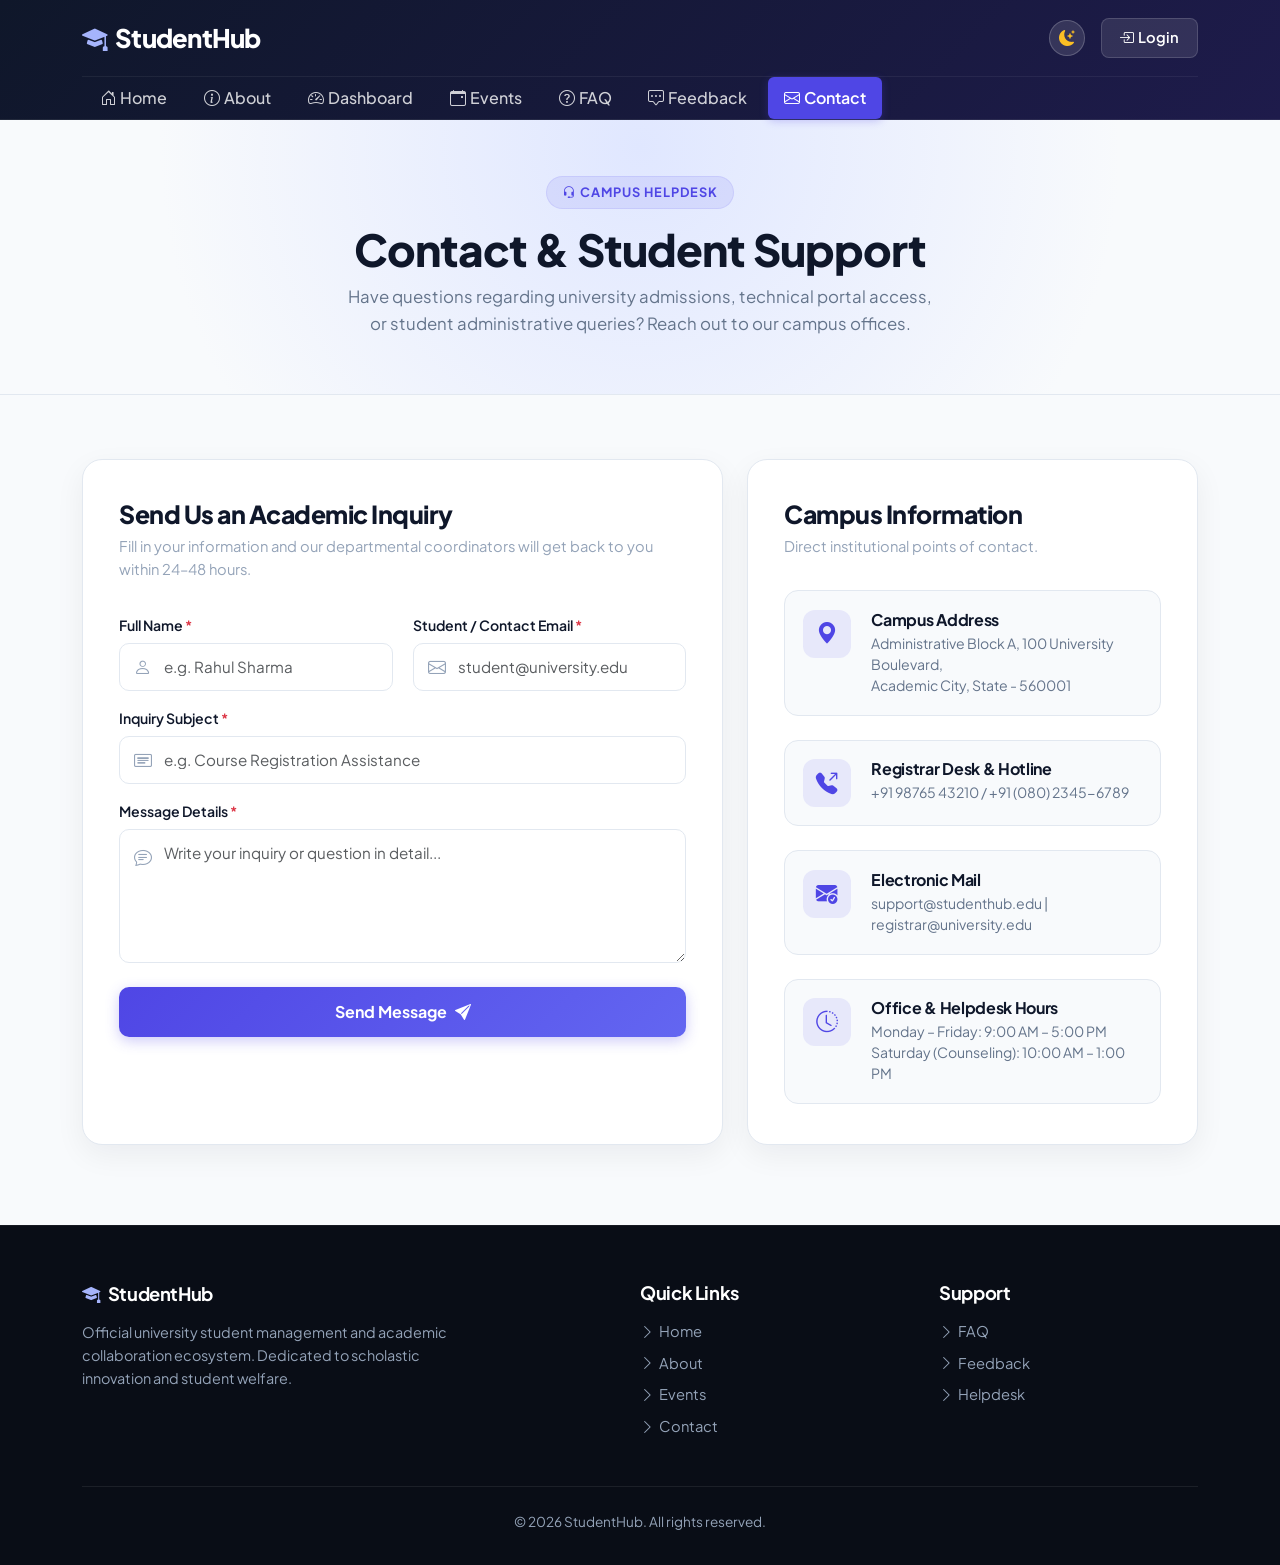
<file: pages/contact.html>
<!DOCTYPE html>
<html lang="en" data-bs-theme="light">

<head>
    <meta charset="UTF-8">
    <meta name="viewport" content="width=device-width, initial-scale=1.0">
    <meta name="description" content="Contact StudentHub for queries, admissions, IT support, and administrative assistance.">
    <title>StudentHub | University Contact &amp; Campus Support</title>

    <!-- Google Fonts -->
    <link rel="preconnect" href="https://fonts.googleapis.com">
    <link rel="preconnect" href="https://fonts.gstatic.com" crossorigin>
    <link href="https://fonts.googleapis.com/css2?family=Plus+Jakarta+Sans:wght@400;500;600;700;800&display=swap" rel="stylesheet">

    <!-- Bootstrap 5 CSS -->
    <link href="https://cdn.jsdelivr.net/npm/bootstrap@5.3.3/dist/css/bootstrap.min.css" rel="stylesheet">
    <!-- Bootstrap Icons -->
    <link rel="stylesheet" href="https://cdn.jsdelivr.net/npm/bootstrap-icons@1.11.3/font/bootstrap-icons.min.css">
    <!-- Contact Dedicated CSS -->
    <link rel="stylesheet" href="../css/contact.css">
</head>

<body>

    <!-- ================= HEADER ================= -->
    <header class="site-header">
        <div class="container">

            <!-- TOP HEADER -->
            <div class="top-header">
                <!-- University Portal Logo -->
                <a href="../index.html" class="logo" aria-label="StudentHub Home">
                    <span class="logo-icon"><i class="bi bi-mortarboard-fill"></i></span>
                    StudentHub
                </a>

                <!-- Header Actions: Theme Switcher & Login -->
                <div class="header-actions">
                    <button class="btn-theme-toggle" id="themeToggleBtn" aria-label="Toggle Theme" title="Toggle Theme">
                        <i class="bi bi-moon-stars-fill" id="themeIcon"></i>
                    </button>

                    <a href="login.html" class="login-link">
                        <i class="bi bi-box-arrow-in-right me-1"></i> Login
                    </a>
                </div>
            </div>

            <!-- ================= NAVIGATION ================= -->
            <nav class="navbar navbar-expand-lg navbar-dark p-0" aria-label="Main navigation">
                <button class="navbar-toggler my-2" type="button" data-bs-toggle="collapse" data-bs-target="#studentNav" aria-controls="studentNav" aria-expanded="false" aria-label="Toggle navigation">
                    <span class="navbar-toggler-icon"></span>
                </button>

                <div class="collapse navbar-collapse" id="studentNav">
                    <div class="navbar-nav me-auto">
                        <a class="nav-link" href="../index.html"><i class="bi bi-house-door me-1"></i> Home</a>
                        <a class="nav-link" href="about.html"><i class="bi bi-info-circle me-1"></i> About</a>
                        <a class="nav-link" href="dashboard.html"><i class="bi bi-speedometer2 me-1"></i> Dashboard</a>
                        <a class="nav-link" href="events.html"><i class="bi bi-calendar-event me-1"></i> Events</a>
                        <a class="nav-link" href="faq.html"><i class="bi bi-question-circle me-1"></i> FAQ</a>
                        <a class="nav-link" href="feedback.html"><i class="bi bi-chat-square-dots me-1"></i> Feedback</a>
                        <a class="nav-link active" href="contact.html" aria-current="page"><i class="bi bi-envelope me-1"></i> Contact</a>
                    </div>
                </div>
            </nav>

        </div>
    </header>

    <!-- ================= MAIN ================= -->
    <main>

        <!-- ================= INTRO ================= -->
        <section class="contact-intro">
            <div class="container text-center">
                <span class="section-tag">
                    <i class="bi bi-headset me-1"></i> CAMPUS HELPDESK
                </span>
                <h1>Contact &amp; Student Support</h1>
                <p>
                    Have questions regarding university admissions, technical portal access, or student administrative queries? Reach out to our campus offices.
                </p>
            </div>
        </section>

        <!-- ================= CONTACT CONTENT ================= -->
        <section class="contact-container">
            <div class="container">
                <div class="row g-4">

                    <!-- ================= MESSAGE FORM ================= -->
                    <div class="col-12 col-lg-7">
                        <div class="message-section">
                            <h2>Send Us an Academic Inquiry</h2>
                            <p class="section-subtitle">Fill in your information and our departmental coordinators will get back to you within 24–48 hours.</p>

                            <form id="contactForm" action="../php/contact_process.php" method="POST">

                                <!-- NAME & EMAIL GRID -->
                                <div class="form-grid-2 mb-3">
                                    <div class="form-group">
                                        <label for="name" class="form-label">
                                            Full Name <span class="text-danger">*</span>
                                        </label>
                                        <div class="input-wrapper">
                                            <span class="input-icon"><i class="bi bi-person"></i></span>
                                            <input 
                                                type="text" 
                                                class="form-control" 
                                                id="name" 
                                                name="name" 
                                                placeholder="e.g. Rahul Sharma" 
                                                required>
                                        </div>
                                    </div>

                                    <div class="form-group">
                                        <label for="email" class="form-label">
                                            Student / Contact Email <span class="text-danger">*</span>
                                        </label>
                                        <div class="input-wrapper">
                                            <span class="input-icon"><i class="bi bi-envelope"></i></span>
                                            <input 
                                                type="email" 
                                                class="form-control" 
                                                id="email" 
                                                name="email" 
                                                placeholder="student@university.edu" 
                                                required>
                                        </div>
                                    </div>
                                </div>

                                <!-- SUBJECT -->
                                <div class="form-group mb-3">
                                    <label for="subject" class="form-label">
                                        Inquiry Subject <span class="text-danger">*</span>
                                    </label>
                                    <div class="input-wrapper">
                                        <span class="input-icon"><i class="bi bi-card-heading"></i></span>
                                        <input 
                                            type="text" 
                                            class="form-control" 
                                            id="subject" 
                                            name="subject" 
                                            placeholder="e.g. Course Registration Assistance" 
                                            required>
                                    </div>
                                </div>

                                <!-- MESSAGE -->
                                <div class="form-group mb-4">
                                    <label for="message" class="form-label">
                                        Message Details <span class="text-danger">*</span>
                                    </label>
                                    <div class="input-wrapper textarea-wrapper">
                                        <span class="input-icon textarea-icon"><i class="bi bi-chat-text"></i></span>
                                        <textarea 
                                            class="form-control" 
                                            id="message" 
                                            name="message" 
                                            rows="5" 
                                            placeholder="Write your inquiry or question in detail..." 
                                            required></textarea>
                                    </div>
                                </div>

                                <!-- SUBMIT -->
                                <button type="submit" class="btn btn-primary submit-contact-btn">
                                    <span>Send Message</span>
                                    <i class="bi bi-send-fill ms-2"></i>
                                </button>

                                <!-- FORM ALERT MESSAGE -->
                                <p id="formMessage" class="form-alert-message mt-3" aria-live="polite"></p>

                            </form>
                        </div>
                    </div>

                    <!-- ================= INFORMATION ================= -->
                    <div class="col-12 col-lg-5">
                        <div class="contact-information">
                            <h2>Campus Information</h2>
                            <p class="section-subtitle">Direct institutional points of contact.</p>

                            <div class="info-list">

                                <!-- Address -->
                                <div class="info-item">
                                    <div class="info-icon">
                                        <i class="bi bi-geo-alt-fill"></i>
                                    </div>
                                    <div>
                                        <h3>Campus Address</h3>
                                        <p>
                                            Administrative Block A, 100 University Boulevard,
                                            <br>
                                            Academic City, State - 560001
                                        </p>
                                    </div>
                                </div>

                                <!-- Phone -->
                                <div class="info-item">
                                    <div class="info-icon">
                                        <i class="bi bi-telephone-outbound-fill"></i>
                                    </div>
                                    <div>
                                        <h3>Registrar Desk &amp; Hotline</h3>
                                        <p>+91 98765 43210 / +91 (080) 2345-6789</p>
                                    </div>
                                </div>

                                <!-- Email -->
                                <div class="info-item">
                                    <div class="info-icon">
                                        <i class="bi bi-envelope-check-fill"></i>
                                    </div>
                                    <div>
                                        <h3>Electronic Mail</h3>
                                        <p>support@studenthub.edu | registrar@university.edu</p>
                                    </div>
                                </div>

                                <!-- Working Hours -->
                                <div class="info-item">
                                    <div class="info-icon">
                                        <i class="bi bi-clock-history"></i>
                                    </div>
                                    <div>
                                        <h3>Office &amp; Helpdesk Hours</h3>
                                        <p>
                                            Monday – Friday: 9:00 AM – 5:00 PM
                                            <br>
                                            Saturday (Counseling): 10:00 AM – 1:00 PM
                                        </p>
                                    </div>
                                </div>

                            </div>
                        </div>
                    </div>

                </div>
            </div>
        </section>

    </main>

    <!-- ================= FOOTER ================= -->
    <footer class="site-footer">
        <div class="container">
            <div class="footer-content">

                <!-- StudentHub -->
                <section class="footer-about">
                    <h2><i class="bi bi-mortarboard-fill me-2 text-primary-accent"></i>StudentHub</h2>
                    <p>
                        Official university student management and academic collaboration ecosystem. Dedicated to scholastic innovation and student welfare.
                    </p>
                </section>

                <!-- Quick Links -->
                <nav class="quick-links" aria-label="Footer navigation">
                    <h2>Quick Links</h2>
                    <a href="../index.html"><i class="bi bi-chevron-right me-1"></i> Home</a>
                    <a href="about.html"><i class="bi bi-chevron-right me-1"></i> About</a>
                    <a href="events.html"><i class="bi bi-chevron-right me-1"></i> Events</a>
                    <a href="contact.html"><i class="bi bi-chevron-right me-1"></i> Contact</a>
                </nav>

                <!-- Support -->
                <nav class="quick-links" aria-label="Support navigation">
                    <h2>Support</h2>
                    <a href="faq.html"><i class="bi bi-chevron-right me-1"></i> FAQ</a>
                    <a href="feedback.html"><i class="bi bi-chevron-right me-1"></i> Feedback</a>
                    <a href="contact.html"><i class="bi bi-chevron-right me-1"></i> Helpdesk</a>
                </nav>

            </div>

            <!-- Copyright -->
            <div class="copyright text-center">
                <p>&copy; 2026 StudentHub. All rights reserved.</p>
            </div>
        </div>
    </footer>

    <!-- Bootstrap JS Bundle -->
    <script src="https://cdn.jsdelivr.net/npm/bootstrap@5.3.3/dist/js/bootstrap.bundle.min.js"></script>

    <!-- Contact JavaScript -->
    <script src="../js/contact.js"></script>

</body>

</html>
</file>
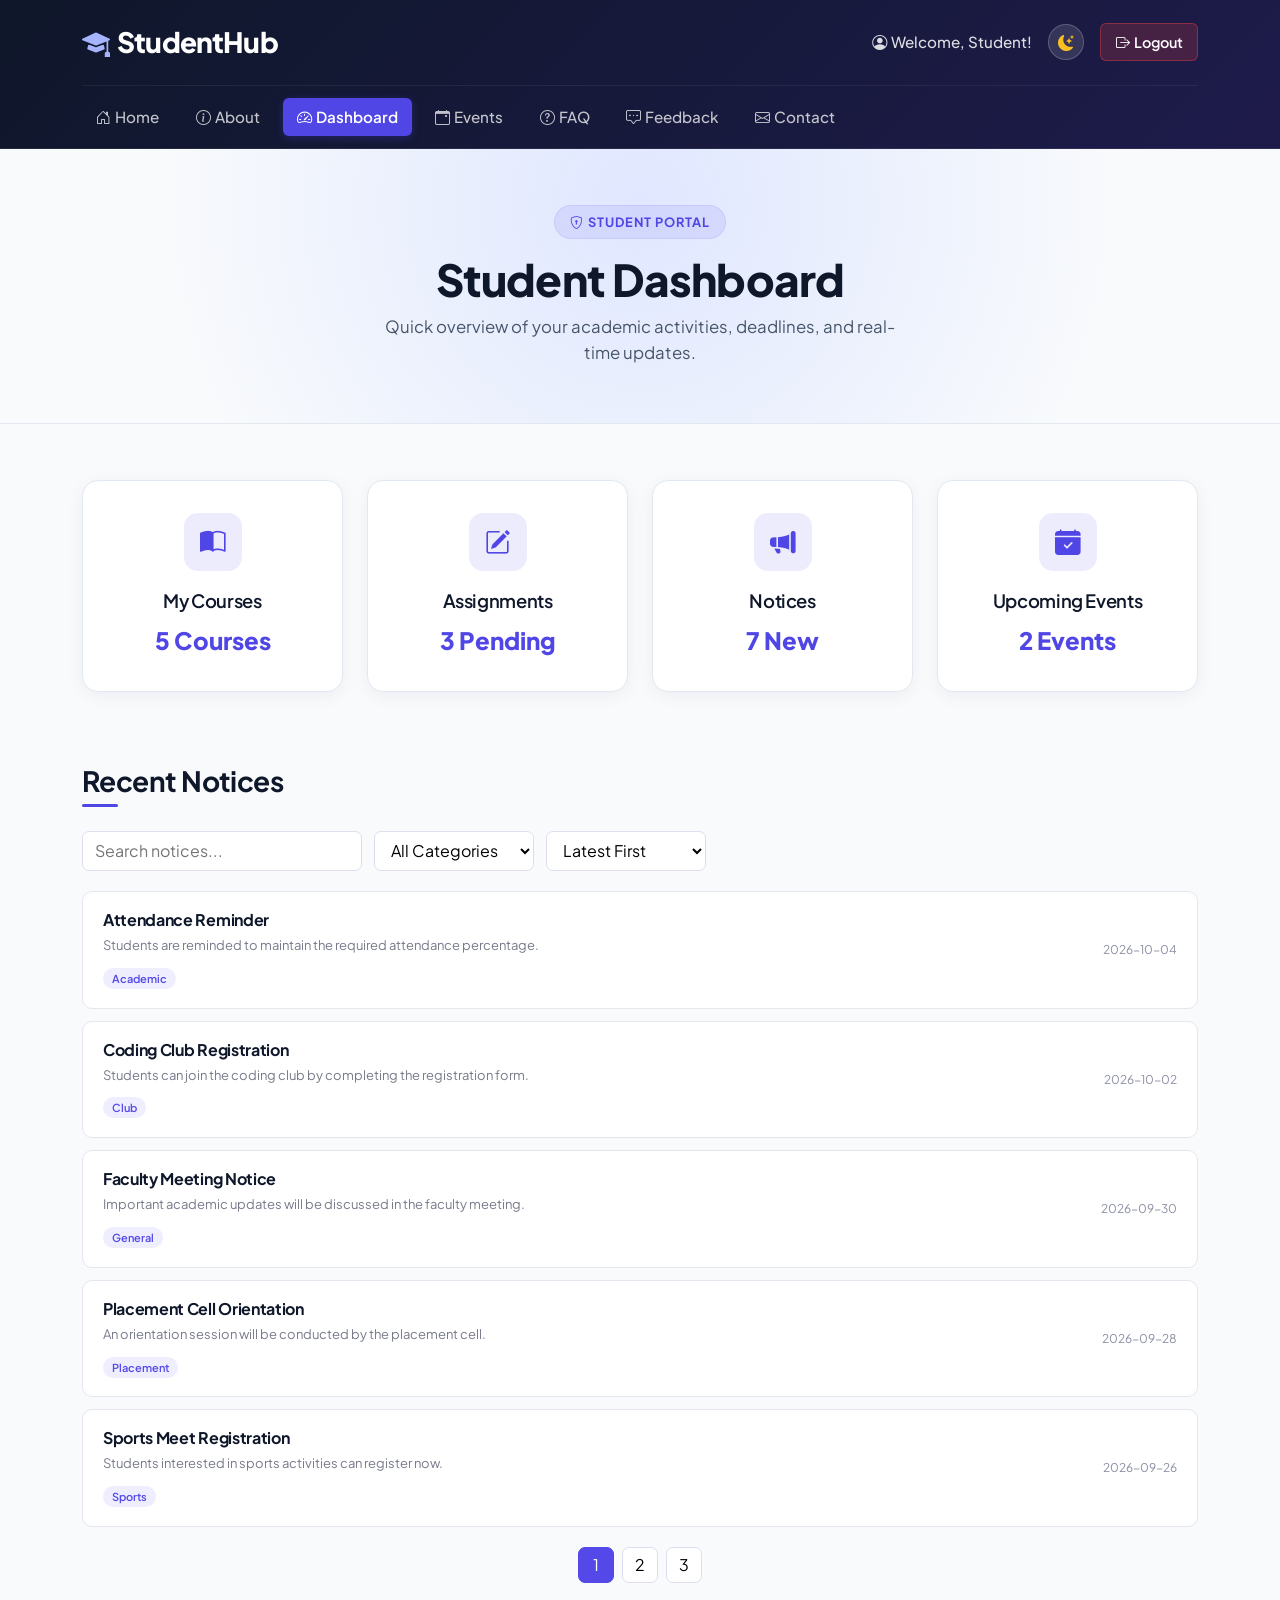
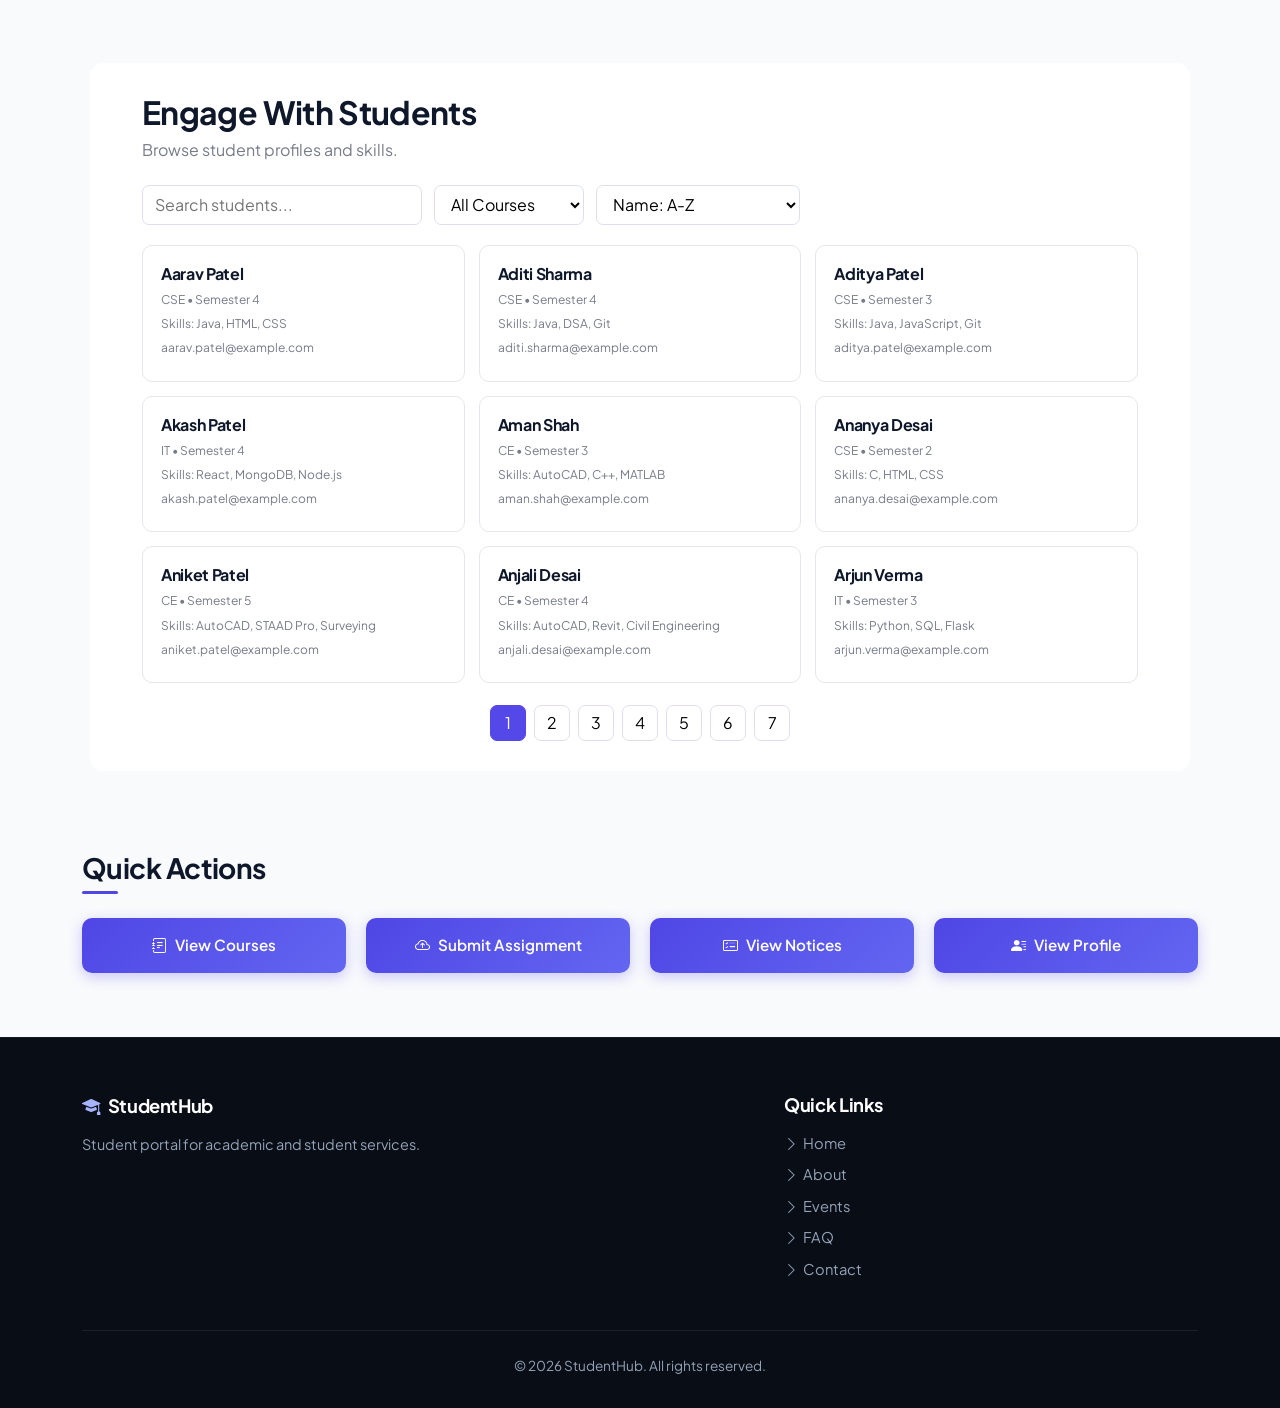
<file: pages/dashboard.html>
<!DOCTYPE html>
<html lang="en" data-bs-theme="light">

<head>
    <meta charset="UTF-8">
    <meta name="viewport" content="width=device-width, initial-scale=1.0">
    <meta name="description" content="StudentHub student dashboard">
    <title>StudentHub | Dashboard</title>

    <!-- Bootstrap CSS -->
    <link href="https://cdn.jsdelivr.net/npm/bootstrap@5.3.3/dist/css/bootstrap.min.css" rel="stylesheet">
    <!-- Bootstrap Icons -->
    <link rel="stylesheet" href="https://cdn.jsdelivr.net/npm/bootstrap-icons@1.11.3/font/bootstrap-icons.min.css">
    <!-- Dashboard CSS -->
    <link rel="stylesheet" href="../css/dashboard.css">
</head>

<body>

    <!-- ================= HEADER ================= -->
    <header>
        <div class="container">
            <div class="top-header">
                <!-- Logo -->
                <a href="../index.html" class="logo" aria-label="StudentHub Home">
                    <i class="bi bi-mortarboard-fill text-primary-accent"></i> StudentHub
                </a>

                <!-- User Controls -->
                <div class="user-controls">
                    <!-- Welcome -->
                    <span class="welcome">
                        <i class="bi bi-person-circle me-1"></i> Welcome, Student!
                    </span>

                    <!-- Dark / Light Theme Toggle -->
                    <button class="btn-theme-toggle" id="themeToggleBtn" aria-label="Toggle Theme" title="Toggle Theme">
                        <i class="bi bi-moon-stars-fill" id="themeIcon"></i>
                    </button>

                    <!-- Logout -->
                    <a href="login.html" class="logout">
                        <i class="bi bi-box-arrow-right me-1"></i> Logout
                    </a>
                </div>
            </div>

            <!-- ================= NAVIGATION ================= -->
            <nav aria-label="Main navigation">
                <a href="../index.html"><i class="bi bi-house-door me-1"></i> Home</a>
                <a href="about.html"><i class="bi bi-info-circle me-1"></i> About</a>
                <a href="dashboard.html" class="active" aria-current="page"><i class="bi bi-speedometer2 me-1"></i> Dashboard</a>
                <a href="events.html"><i class="bi bi-calendar-event me-1"></i> Events</a>
                <a href="faq.html"><i class="bi bi-question-circle me-1"></i> FAQ</a>
                <a href="feedback.html"><i class="bi bi-chat-square-dots me-1"></i> Feedback</a>
                <a href="contact.html"><i class="bi bi-envelope me-1"></i> Contact</a>
            </nav>
        </div>
    </header>

    <!-- ================= MAIN ================= -->
    <main>

        <!-- ================= INTRO ================= -->
        <section class="dashboard-intro text-center">
            <div class="container">
                <span class="section-tag">
                    <i class="bi bi-shield-lock me-1"></i> STUDENT PORTAL
                </span>
                <h1>Student Dashboard</h1>
                <p>Quick overview of your academic activities, deadlines, and real-time updates.</p>
            </div>
        </section>

        <!-- ================= DASHBOARD CARDS ================= -->
        <section class="dashboard-cards">
            <div class="container">
                <div class="row g-4">

                    <!-- COURSES -->
                    <div class="col-12 col-sm-6 col-lg-3">
                        <article class="dashboard-card">
                            <div class="icon">
                                <i class="bi bi-book-half"></i>
                            </div>
                            <h2>My Courses</h2>
                            <p class="stat-number">5 Courses</p>
                        </article>
                    </div>

                    <!-- ASSIGNMENTS -->
                    <div class="col-12 col-sm-6 col-lg-3">
                        <article class="dashboard-card">
                            <div class="icon">
                                <i class="bi bi-pencil-square"></i>
                            </div>
                            <h2>Assignments</h2>
                            <p class="stat-number">3 Pending</p>
                        </article>
                    </div>

                    <!-- NOTICES -->
                    <div class="col-12 col-sm-6 col-lg-3">
                        <article class="dashboard-card">
                            <div class="icon">
                                <i class="bi bi-megaphone-fill"></i>
                            </div>
                            <h2>Notices</h2>
                            <p class="stat-number">7 New</p>
                        </article>
                    </div>

                    <!-- EVENTS -->
                    <div class="col-12 col-sm-6 col-lg-3">
                        <article class="dashboard-card">
                            <div class="icon">
                                <i class="bi bi-calendar-check-fill"></i>
                            </div>
                            <h2>Upcoming Events</h2>
                            <p class="stat-number">2 Events</p>
                        </article>
                    </div>

                </div>
            </div>
        </section>

        <!-- ================= RECENT NOTICES ================= -->
        <section class="recent-notices">
            <div class="container">

                <div class="section-heading">
                    <h2>Recent Notices</h2>
                </div>

                <div class="notice-controls">

                    <input
                        type="text"
                        id="noticeSearch"
                        placeholder="Search notices..."
                    >

                    <select id="noticeCategory">
                        <option value="all">All Categories</option>
                        <option value="Academic">Academic</option>
                        <option value="Examination">Examination</option>
                        <option value="General">General</option>
                        <option value="Library">Library</option>
                        <option value="Workshop">Workshop</option>
                        <option value="Events">Events</option>
                        <option value="Placement">Placement</option>
                    </select>

                    <select id="noticeSort">
                        <option value="dateDesc">Latest First</option>
                        <option value="dateAsc">Oldest First</option>
                        <option value="nameAsc">Title: A-Z</option>
                        <option value="nameDesc">Title: Z-A</option>
                    </select>

                </div>

                <div id="noticesContainer"></div>

                <div id="noticePagination"></div>

            </div>
        </section>
        
        <!-- ================= STUDENT DIRECTORY ================= -->

        <section class="student-directory">

            <div class="container">

                <div class="student-header">
                    <h2>Engage With Students</h2>
                    <p>Browse student profiles and skills.</p>
                </div>

                <div class="student-controls">

                    <input
                        type="text"
                        id="studentSearch"
                        placeholder="Search students..."
                    >

                    <select id="courseFilter">
                        <option value="all">All Courses</option>
                        <option value="CSE">CSE</option>
                        <option value="IT">IT</option>
                        <option value="CE">CE</option>
                    </select>

                    <select id="studentSort">
                        <option value="nameAsc">Name: A-Z</option>
                        <option value="nameDesc">Name: Z-A</option>
                        <option value="semesterAsc">Semester: Low-High</option>
                        <option value="semesterDesc">Semester: High-Low</option>
                    </select>

                </div>

                <div id="studentsContainer"></div>

                <div id="studentPagination"></div>

            </div>

        </section>

        <!-- ================= QUICK LINKS ================= -->
        <section class="dashboard-links">
            <div class="container">
                <h2>Quick Actions</h2>

                <div class="link-buttons">
                    <button type="button" onclick="viewCourses()">
                        <i class="bi bi-journal-text me-2"></i> View Courses
                    </button>

                    <button type="button" onclick="submitAssignment()">
                        <i class="bi bi-cloud-arrow-up me-2"></i> Submit Assignment
                    </button>

                    <button type="button" onclick="viewNotices()">
                        <i class="bi bi-card-checklist me-2"></i> View Notices
                    </button>

                    <button type="button" onclick="viewProfile()">
                        <i class="bi bi-person-lines-fill me-2"></i> View Profile
                    </button>
                </div>
            </div>
        </section>

    </main>

    <!-- ================= FOOTER ================= -->
    <footer>
        <div class="container">
            <div class="footer-content">

                <!-- ABOUT -->
                <section class="footer-about">
                    <h2><i class="bi bi-mortarboard-fill me-2 text-primary-accent"></i>StudentHub</h2>
                    <p>Student portal for academic and student services.</p>
                </section>

                <!-- QUICK LINKS -->
                <nav class="footer-links" aria-label="Footer navigation">
                    <h2>Quick Links</h2>
                    <a href="../index.html"><i class="bi bi-chevron-right me-1"></i> Home</a>
                    <a href="about.html"><i class="bi bi-chevron-right me-1"></i> About</a>
                    <a href="events.html"><i class="bi bi-chevron-right me-1"></i> Events</a>
                    <a href="faq.html"><i class="bi bi-chevron-right me-1"></i> FAQ</a>
                    <a href="contact.html"><i class="bi bi-chevron-right me-1"></i> Contact</a>
                </nav>

            </div>

            <!-- COPYRIGHT -->
            <div class="copyright">
                <p>&copy; 2026 StudentHub. All rights reserved.</p>
            </div>
        </div>
    </footer>

    <!-- Bootstrap JS -->
    <script src="https://cdn.jsdelivr.net/npm/bootstrap@5.3.3/dist/js/bootstrap.bundle.min.js"></script>

    <!-- Dashboard JavaScript -->
    <script src="../js/dashboard.js"></script>

    <!-- Student Directory JavaScript -->
    <script src="../js/students.js"></script>

    <!-- Notices JavaScript -->
    <script src="../js/notices.js"></script>

</body>
</html>
</file>
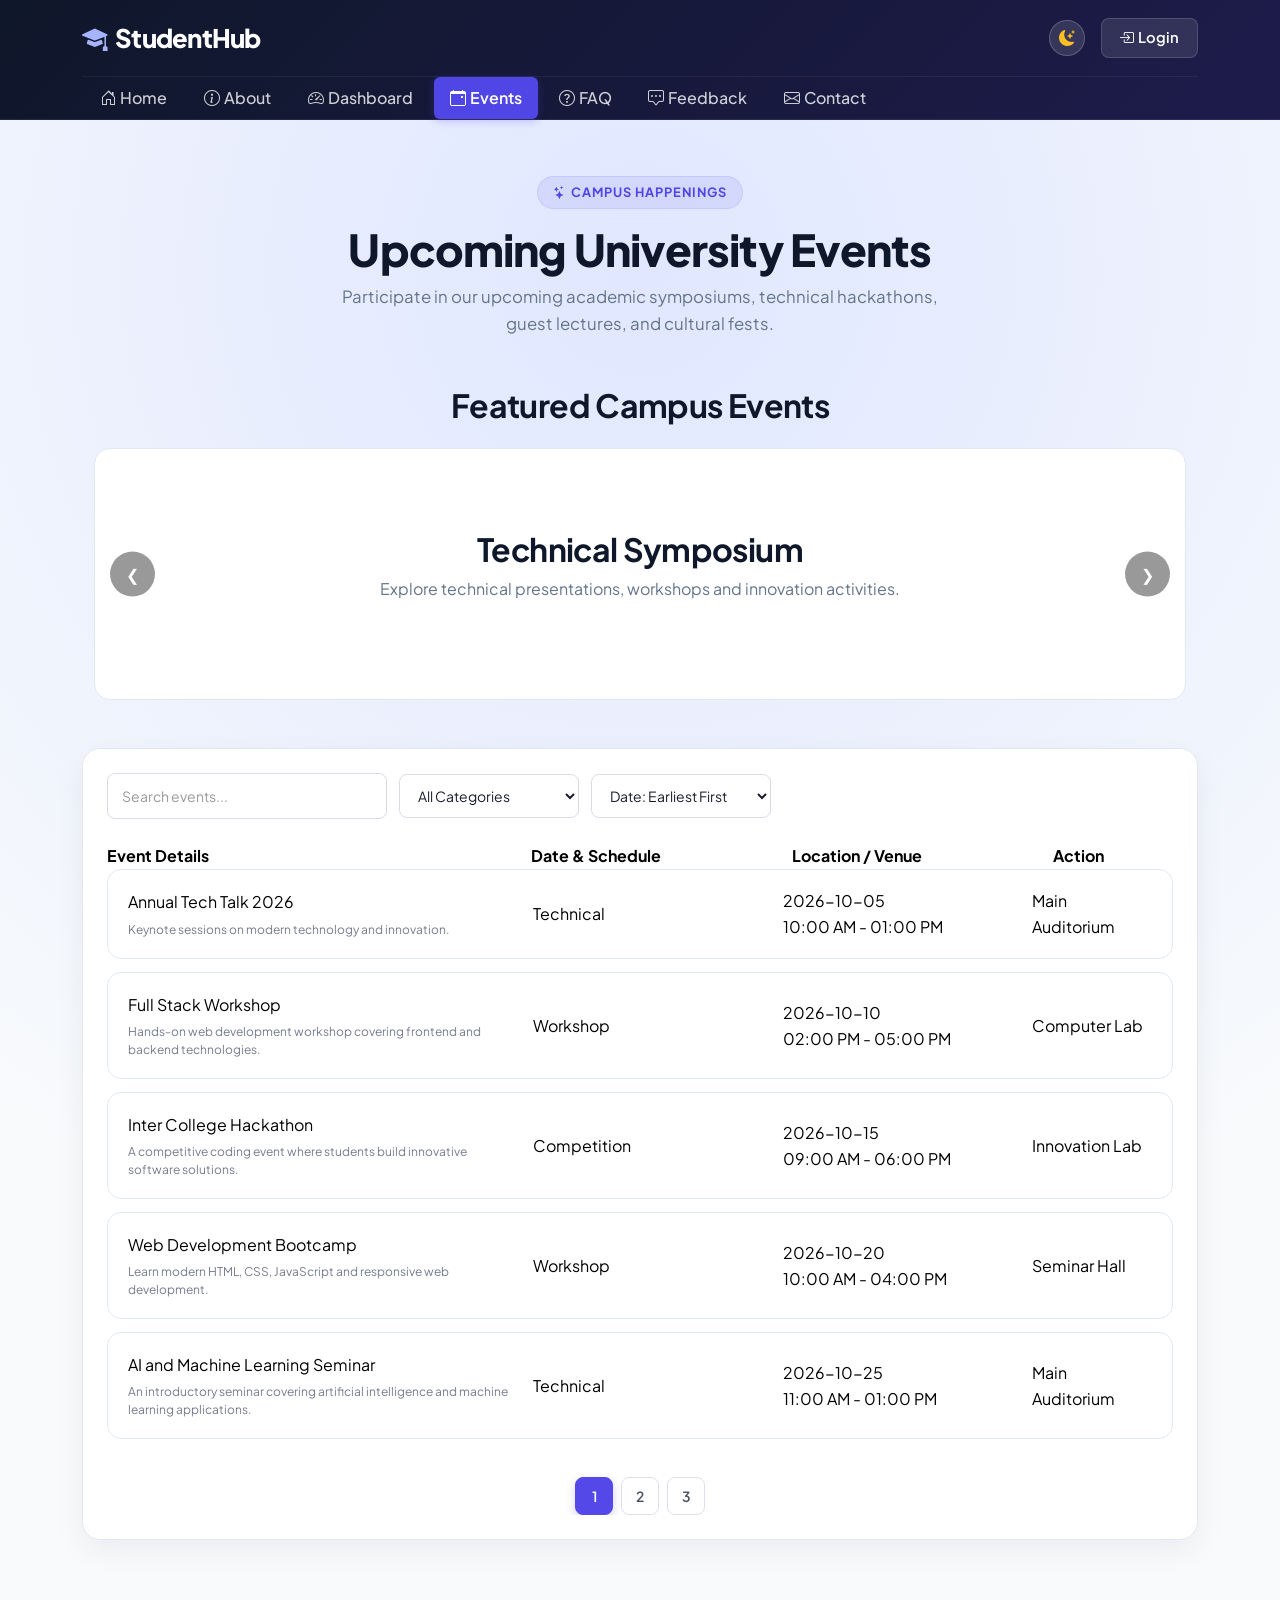
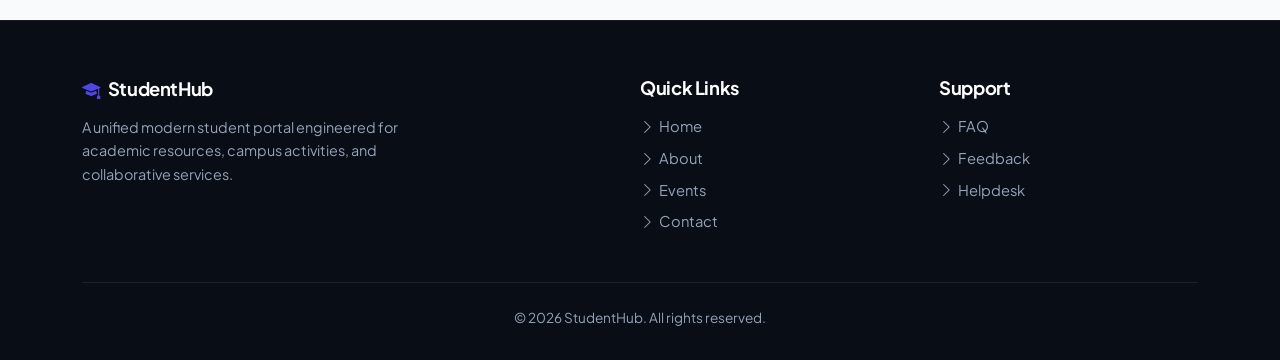
<file: pages/events.html>
<!DOCTYPE html>
<html lang="en" data-bs-theme="light">

<head>
    <meta charset="UTF-8">
    <meta name="viewport" content="width=device-width, initial-scale=1.0">
    <meta name="description" content="View upcoming StudentHub events, technical symposiums, workshops, and campus activities.">
    <title>StudentHub | University Events &amp; Activities</title>

    <!-- Google Fonts -->
    <link rel="preconnect" href="https://fonts.googleapis.com">
    <link rel="preconnect" href="https://fonts.gstatic.com" crossorigin>
    <link href="https://fonts.googleapis.com/css2?family=Plus+Jakarta+Sans:wght@400;500;600;700;800&display=swap" rel="stylesheet">

    <!-- Bootstrap 5 CSS -->
    <link href="https://cdn.jsdelivr.net/npm/bootstrap@5.3.3/dist/css/bootstrap.min.css" rel="stylesheet">
    <!-- Bootstrap Icons -->
    <link rel="stylesheet" href="https://cdn.jsdelivr.net/npm/bootstrap-icons@1.11.3/font/bootstrap-icons.min.css">
    <!-- Events Page Dedicated CSS -->
    <link rel="stylesheet" href="../css/events.css">
</head>

<body>

    <!-- ================= HEADER ================= -->
    <header class="site-header">
        <div class="container">

            <!-- TOP HEADER -->
            <div class="top-header">
                <!-- University Portal Logo -->
                <a href="../index.html" class="logo" aria-label="StudentHub Home">
                    <span class="logo-icon"><i class="bi bi-mortarboard-fill"></i></span>
                    StudentHub
                </a>

                <!-- Header Actions: Theme Switcher & Login -->
                <div class="header-actions">
                    <button class="btn-theme-toggle" id="themeToggleBtn" aria-label="Toggle Theme" title="Toggle Theme">
                        <i class="bi bi-moon-stars-fill" id="themeIcon"></i>
                    </button>

                    <a href="login.html" class="login">
                        <i class="bi bi-box-arrow-in-right me-1"></i> Login
                    </a>
                </div>
            </div>

            <!-- ================= NAVIGATION ================= -->
            <nav class="navbar navbar-expand-lg navbar-dark p-0" aria-label="Main navigation">
                <button class="navbar-toggler my-2" type="button" data-bs-toggle="collapse" data-bs-target="#studentNav" aria-controls="studentNav" aria-expanded="false" aria-label="Toggle navigation">
                    <span class="navbar-toggler-icon"></span>
                </button>

                <div class="collapse navbar-collapse" id="studentNav">
                    <div class="navbar-nav me-auto">
                        <a class="nav-link" href="../index.html"><i class="bi bi-house-door me-1"></i> Home</a>
                        <a class="nav-link" href="about.html"><i class="bi bi-info-circle me-1"></i> About</a>
                        <a class="nav-link" href="dashboard.html"><i class="bi bi-speedometer2 me-1"></i> Dashboard</a>
                        <a class="nav-link active" href="events.html" aria-current="page"><i class="bi bi-calendar-event me-1"></i> Events</a>
                        <a class="nav-link" href="faq.html"><i class="bi bi-question-circle me-1"></i> FAQ</a>
                        <a class="nav-link" href="feedback.html"><i class="bi bi-chat-square-dots me-1"></i> Feedback</a>
                        <a class="nav-link" href="contact.html"><i class="bi bi-envelope me-1"></i> Contact</a>
                    </div>
                </div>
            </nav>

        </div>
    </header>

    <!-- ================= MAIN ================= -->
    <main>

        <section class="events-section">
            <div class="container">

                <!-- INTRO HEADING -->
                <div class="events-heading text-center">
                    <span class="section-tag">
                        <i class="bi bi-stars me-1"></i> CAMPUS HAPPENINGS
                    </span>
                    <h1>Upcoming University Events</h1>
                    <p class="intro">
                        Participate in our upcoming academic symposiums, technical hackathons, guest lectures, and cultural fests.
                    </p>
                </div>
                
                <!-- ================= CONTENT SLIDER ================= -->

                <section class="event-slider container my-5">

                    <h2 class="text-center mb-4">
                        Featured Campus Events
                    </h2>

                    <div class="slider">

                        <div class="slide active">
                            <div class="slide-content">
                                <h3>Technical Symposium</h3>
                                <p>
                                    Explore technical presentations, workshops
                                    and innovation activities.
                                </p>
                            </div>
                        </div>

                        <div class="slide">
                            <div class="slide-content">
                                <h3>Hackathon 2026</h3>
                                <p>
                                    Participate in coding challenges and
                                    build innovative solutions.
                                </p>
                            </div>
                        </div>

                        <div class="slide">
                            <div class="slide-content">
                                <h3>Cultural Fest</h3>
                                <p>
                                    Join the university community for cultural
                                    activities and performances.
                                </p>
                            </div>
                        </div>

                        <button id="prevSlide" class="slider-btn prev">
                            &#10094;
                        </button>

                        <button id="nextSlide" class="slider-btn next">
                            &#10095;
                        </button>

                    </div>

                </section>

                <!-- ================= EVENTS TABLE ================= -->
                <div class="table-container">
                    <div class="table-responsive">
                        <div class="event-controls">

                            <input
                                type="text"
                                id="searchInput"
                                placeholder="Search events..."
                            >

                            <select id="categoryFilter">
                                <option value="all">All Categories</option>
                                <option value="Technical">Technical</option>
                                <option value="Workshop">Workshop</option>
                                <option value="Competition">Competition</option>
                                <option value="Sports">Sports</option>
                                <option value="Cultural">Cultural</option>
                                <option value="Seminar">Seminar</option>
                                <option value="Exhibition">Exhibition</option>
                            </select>

                            <select id="sortSelect">
                                <option value="dateAsc">Date: Earliest First</option>
                                <option value="dateDesc">Date: Latest First</option>
                                <option value="nameAsc">Name: A-Z</option>
                                <option value="nameDesc">Name: Z-A</option>
                            </select>

                        </div>

                        <table class="table align-middle">
                            <thead>
                               <tr>
                                    <th scope="col" style="width: 40%;">Event Details</th>
                                    <th scope="col" style="width: 20%; white-space: nowrap;">Date &amp; Schedule</th>
                                    <th scope="col" style="width: 20%; white-space: nowrap;">Location / Venue</th>
                                    <th scope="col" class="text-end" style="width: 20%;">Action</th>
                                </tr>
                            </thead>
                            <tbody id="eventsContainer">
                                <!-- Events will be dynamically loaded from events.json -->
                            </tbody>
                        </table>

                        <div id="pagination"></div>

                    </div>
                </div>

            </div>
        </section>

    </main>

    <!-- ================= FOOTER ================= -->
    <footer>
        <div class="container">
            <div class="footer-content">

                <!-- STUDENTHUB ABOUT -->
                <section class="footer-about">
                    <h2><i class="bi bi-mortarboard-fill me-2 text-primary-accent"></i>StudentHub</h2>
                    <p>A unified modern student portal engineered for academic resources, campus activities, and collaborative services.</p>
                </section>

                <!-- QUICK LINKS -->
                <nav class="footer-links" aria-label="Footer navigation">
                    <h2>Quick Links</h2>
                    <a href="../index.html"><i class="bi bi-chevron-right me-1"></i> Home</a>
                    <a href="about.html"><i class="bi bi-chevron-right me-1"></i> About</a>
                    <a href="events.html"><i class="bi bi-chevron-right me-1"></i> Events</a>
                    <a href="contact.html"><i class="bi bi-chevron-right me-1"></i> Contact</a>
                </nav>

                <!-- SUPPORT -->
                <nav class="footer-links" aria-label="Support navigation">
                    <h2>Support</h2>
                    <a href="faq.html"><i class="bi bi-chevron-right me-1"></i> FAQ</a>
                    <a href="feedback.html"><i class="bi bi-chevron-right me-1"></i> Feedback</a>
                    <a href="contact.html"><i class="bi bi-chevron-right me-1"></i> Helpdesk</a>
                </nav>

            </div>

            <!-- COPYRIGHT -->
            <div class="copyright text-center">
                <p>&copy; 2026 StudentHub. All rights reserved.</p>
            </div>
        </div>
    </footer>

    <!-- Bootstrap 5 JavaScript Bundle -->
    <script src="https://cdn.jsdelivr.net/npm/bootstrap@5.3.3/dist/js/bootstrap.bundle.min.js"></script>

    <!-- Events JavaScript -->
    <script src="../js/events.js"></script>

</body>

</html>
</file>
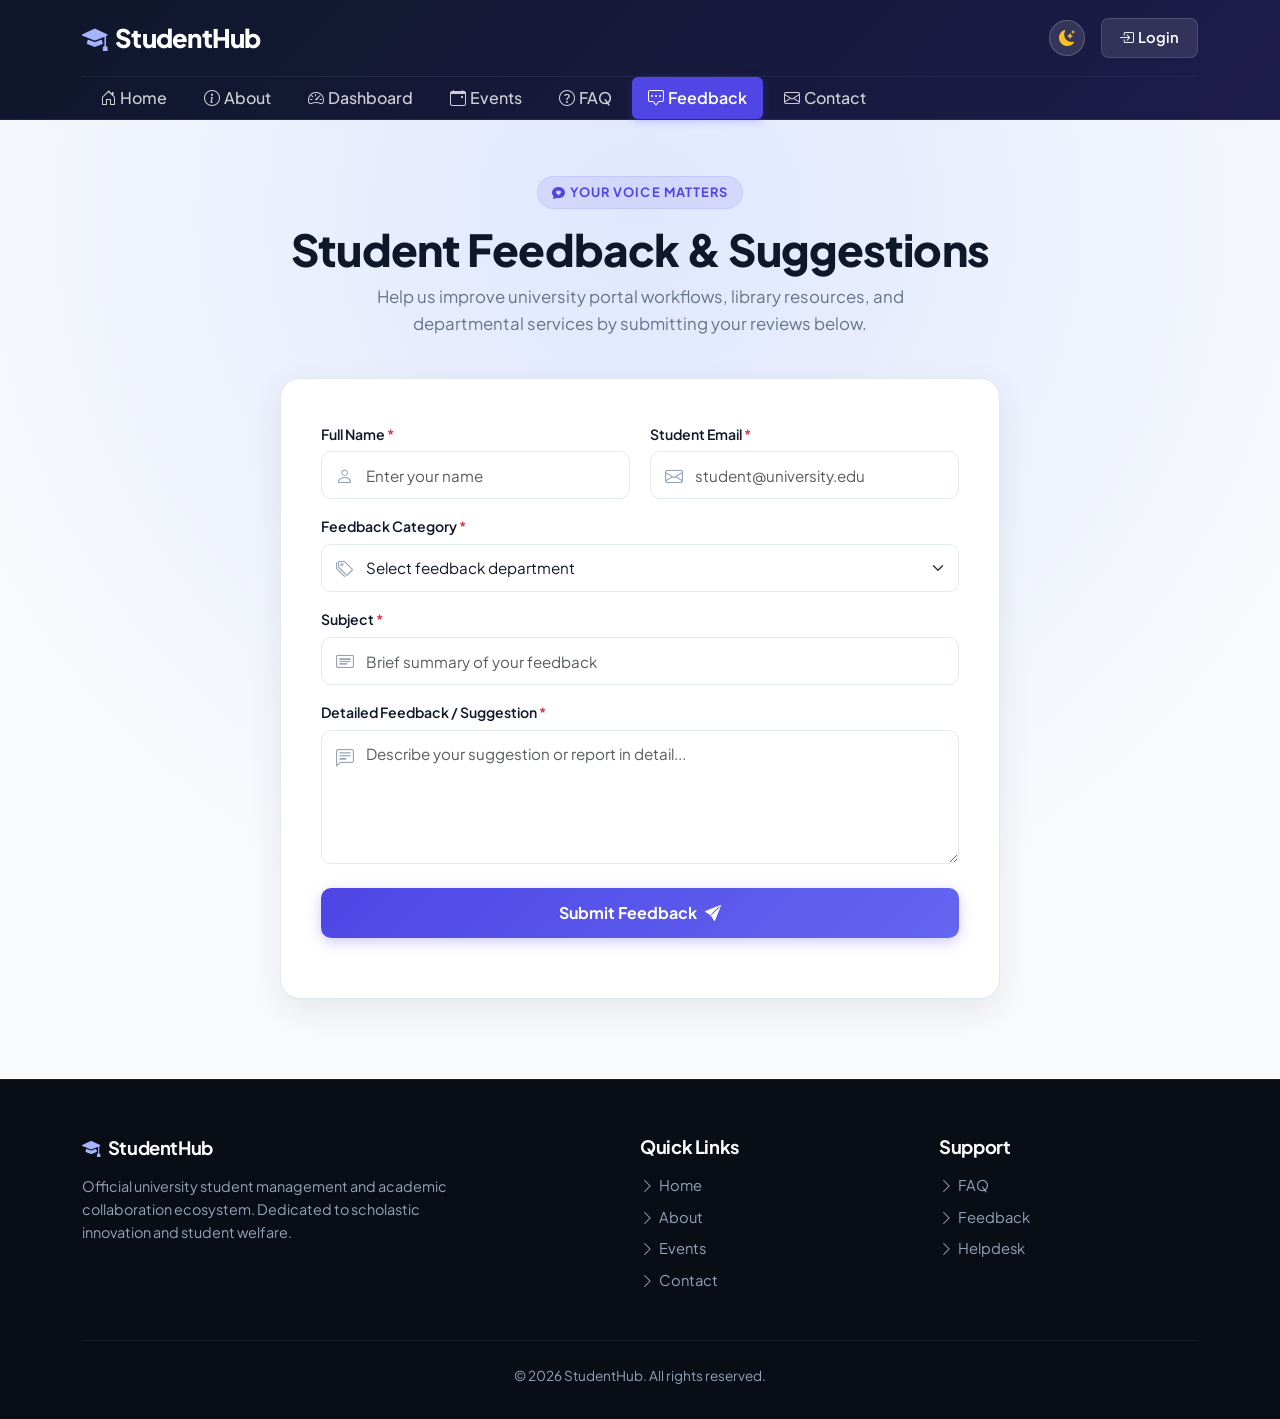
<file: pages/feedback.html>
<!DOCTYPE html>
<html lang="en" data-bs-theme="light">

<head>
    <meta charset="UTF-8">
    <meta name="viewport" content="width=device-width, initial-scale=1.0">
    <meta name="description" content="Submit feedback and academic suggestions to StudentHub.">
    <title>StudentHub | Student Feedback</title>

    <!-- Google Fonts -->
    <link rel="preconnect" href="https://fonts.googleapis.com">
    <link rel="preconnect" href="https://fonts.gstatic.com" crossorigin>
    <link href="https://fonts.googleapis.com/css2?family=Plus+Jakarta+Sans:wght@400;500;600;700;800&display=swap" rel="stylesheet">

    <!-- Bootstrap 5 CSS -->
    <link href="https://cdn.jsdelivr.net/npm/bootstrap@5.3.3/dist/css/bootstrap.min.css" rel="stylesheet">
    <!-- Bootstrap Icons -->
    <link rel="stylesheet" href="https://cdn.jsdelivr.net/npm/bootstrap-icons@1.11.3/font/bootstrap-icons.min.css">
    <!-- Feedback Page Dedicated CSS -->
    <link rel="stylesheet" href="../css/feedback.css">
</head>

<body>

    <!-- ================= HEADER ================= -->
    <header class="site-header">
        <div class="container">

            <!-- TOP HEADER -->
            <div class="top-header">
                <!-- LOGO -->
                <a href="../index.html" class="logo" aria-label="StudentHub Home">
                    <span class="logo-icon"><i class="bi bi-mortarboard-fill"></i></span>
                    StudentHub
                </a>

                <!-- Header Actions: Theme Switcher & Login -->
                <div class="header-actions">
                    <button class="btn-theme-toggle" id="themeToggleBtn" aria-label="Toggle Theme" title="Toggle Theme">
                        <i class="bi bi-moon-stars-fill" id="themeIcon"></i>
                    </button>

                    <a href="login.html" class="login">
                        <i class="bi bi-box-arrow-in-right me-1"></i> Login
                    </a>
                </div>
            </div>

            <!-- ================= NAVIGATION ================= -->
            <nav class="navbar navbar-expand-lg navbar-dark p-0" aria-label="Main navigation">
                <button class="navbar-toggler my-2" type="button" data-bs-toggle="collapse" data-bs-target="#studentNav" aria-controls="studentNav" aria-expanded="false" aria-label="Toggle navigation">
                    <span class="navbar-toggler-icon"></span>
                </button>

                <div class="collapse navbar-collapse" id="studentNav">
                    <div class="navbar-nav me-auto">
                        <a class="nav-link" href="../index.html"><i class="bi bi-house-door me-1"></i> Home</a>
                        <a class="nav-link" href="about.html"><i class="bi bi-info-circle me-1"></i> About</a>
                        <a class="nav-link" href="dashboard.html"><i class="bi bi-speedometer2 me-1"></i> Dashboard</a>
                        <a class="nav-link" href="events.html"><i class="bi bi-calendar-event me-1"></i> Events</a>
                        <a class="nav-link" href="faq.html"><i class="bi bi-question-circle me-1"></i> FAQ</a>
                        <a class="nav-link active" href="feedback.html" aria-current="page"><i class="bi bi-chat-square-dots me-1"></i> Feedback</a>
                        <a class="nav-link" href="contact.html"><i class="bi bi-envelope me-1"></i> Contact</a>
                    </div>
                </div>
            </nav>

        </div>
    </header>

    <!-- ================= MAIN ================= -->
    <main>

        <section class="feedback-section">
            <div class="container">

                <!-- INTRO -->
                <div class="feedback-heading text-center">
                    <span class="section-tag">
                        <i class="bi bi-chat-heart-fill me-1"></i> YOUR VOICE MATTERS
                    </span>
                    <h1>Student Feedback &amp; Suggestions</h1>
                    <p class="intro">
                        Help us improve university portal workflows, library resources, and departmental services by submitting your reviews below.
                    </p>
                </div>

                <!-- ================= FORM ================= -->
                <div class="feedback-box-wrapper">
                    <div class="feedback-box">

                        <form id="feedbackForm" action="#" method="POST">

                            <!-- NAME & EMAIL (2-COLUMN GRID) -->
                            <div class="form-grid-2 mb-3">
                                <!-- Name -->
                                <div class="form-group">
                                    <label for="name" class="form-label">
                                        Full Name <span class="text-danger">*</span>
                                    </label>
                                    <div class="input-wrapper">
                                        <span class="input-icon"><i class="bi bi-person"></i></span>
                                        <input 
                                            type="text" 
                                            class="form-control" 
                                            id="name" 
                                            name="name" 
                                            placeholder="Enter your name" 
                                            required>
                                    </div>
                                </div>

                                <!-- Email -->
                                <div class="form-group">
                                    <label for="email" class="form-label">
                                        Student Email <span class="text-danger">*</span>
                                    </label>
                                    <div class="input-wrapper">
                                        <span class="input-icon"><i class="bi bi-envelope"></i></span>
                                        <input 
                                            type="email" 
                                            class="form-control" 
                                            id="email" 
                                            name="email" 
                                            placeholder="student@university.edu" 
                                            required>
                                    </div>
                                </div>
                            </div>

                            <!-- FEEDBACK CATEGORY -->
                            <div class="form-group mb-3">
                                <label for="category" class="form-label">
                                    Feedback Category <span class="text-danger">*</span>
                                </label>
                                <div class="input-wrapper">
                                    <span class="input-icon"><i class="bi bi-tags"></i></span>
                                    <select id="category" name="category" class="form-select form-control" required>
                                        <option value="" disabled selected>Select feedback department</option>
                                        <option value="portal-ui">Portal Usability &amp; Technical Issues</option>
                                        <option value="academics">Academic Courseware &amp; Syllabus</option>
                                        <option value="events">Campus Events &amp; Workshops</option>
                                        <option value="library">Library &amp; Study Materials</option>
                                        <option value="services">Student Services &amp; Administration</option>
                                        <option value="other">General Suggestion</option>
                                    </select>
                                </div>
                            </div>

                            <!-- SUBJECT -->
                            <div class="form-group mb-3">
                                <label for="subject" class="form-label">
                                    Subject <span class="text-danger">*</span>
                                </label>
                                <div class="input-wrapper">
                                    <span class="input-icon"><i class="bi bi-card-heading"></i></span>
                                    <input 
                                        type="text" 
                                        class="form-control" 
                                        id="subject" 
                                        name="subject" 
                                        placeholder="Brief summary of your feedback" 
                                        required>
                                </div>
                            </div>

                            <!-- MESSAGE -->
                            <div class="form-group mb-4">
                                <label for="message" class="form-label">
                                    Detailed Feedback / Suggestion <span class="text-danger">*</span>
                                </label>
                                <div class="input-wrapper textarea-wrapper">
                                    <span class="input-icon textarea-icon"><i class="bi bi-chat-left-text"></i></span>
                                    <textarea 
                                        class="form-control" 
                                        id="message" 
                                        name="message" 
                                        rows="5" 
                                        placeholder="Describe your suggestion or report in detail..." 
                                        required></textarea>
                                </div>
                            </div>

                            <!-- SUBMIT -->
                            <button type="submit" class="btn btn-primary submit-feedback-btn">
                                <span>Submit Feedback</span>
                                <i class="bi bi-send-fill ms-2"></i>
                            </button>

                            <!-- FORM MESSAGE CONTAINER -->
                            <p id="formMessage" class="form-alert-message mt-3" aria-live="polite"></p>

                        </form>

                    </div>
                </div>

            </div>
        </section>

    </main>

    <!-- ================= FOOTER ================= -->
    <footer>
        <div class="container">
            <div class="footer-content">

                <!-- STUDENTHUB ABOUT -->
                <section class="footer-about">
                    <h2><i class="bi bi-mortarboard-fill me-2 text-primary-accent"></i>StudentHub</h2>
                    <p>
                        Official university student management and academic collaboration ecosystem. Dedicated to scholastic innovation and student welfare.
                    </p>
                </section>

                <!-- QUICK LINKS -->
                <nav class="footer-links" aria-label="Footer navigation">
                    <h2>Quick Links</h2>
                    <a href="../index.html"><i class="bi bi-chevron-right me-1"></i> Home</a>
                    <a href="about.html"><i class="bi bi-chevron-right me-1"></i> About</a>
                    <a href="events.html"><i class="bi bi-chevron-right me-1"></i> Events</a>
                    <a href="contact.html"><i class="bi bi-chevron-right me-1"></i> Contact</a>
                </nav>

                <!-- SUPPORT -->
                <nav class="footer-links" aria-label="Support navigation">
                    <h2>Support</h2>
                    <a href="faq.html"><i class="bi bi-chevron-right me-1"></i> FAQ</a>
                    <a href="feedback.html"><i class="bi bi-chevron-right me-1"></i> Feedback</a>
                    <a href="contact.html"><i class="bi bi-chevron-right me-1"></i> Helpdesk</a>
                </nav>

            </div>

            <!-- COPYRIGHT -->
            <div class="copyright text-center">
                <p>&copy; 2026 StudentHub. All rights reserved.</p>
            </div>
        </div>
    </footer>

    <!-- Bootstrap 5 JavaScript Bundle -->
    <script src="https://cdn.jsdelivr.net/npm/bootstrap@5.3.3/dist/js/bootstrap.bundle.min.js"></script>

    <!-- Feedback JavaScript -->
    <script src="../js/feedback.js"></script>

</body>

</html>
</file>
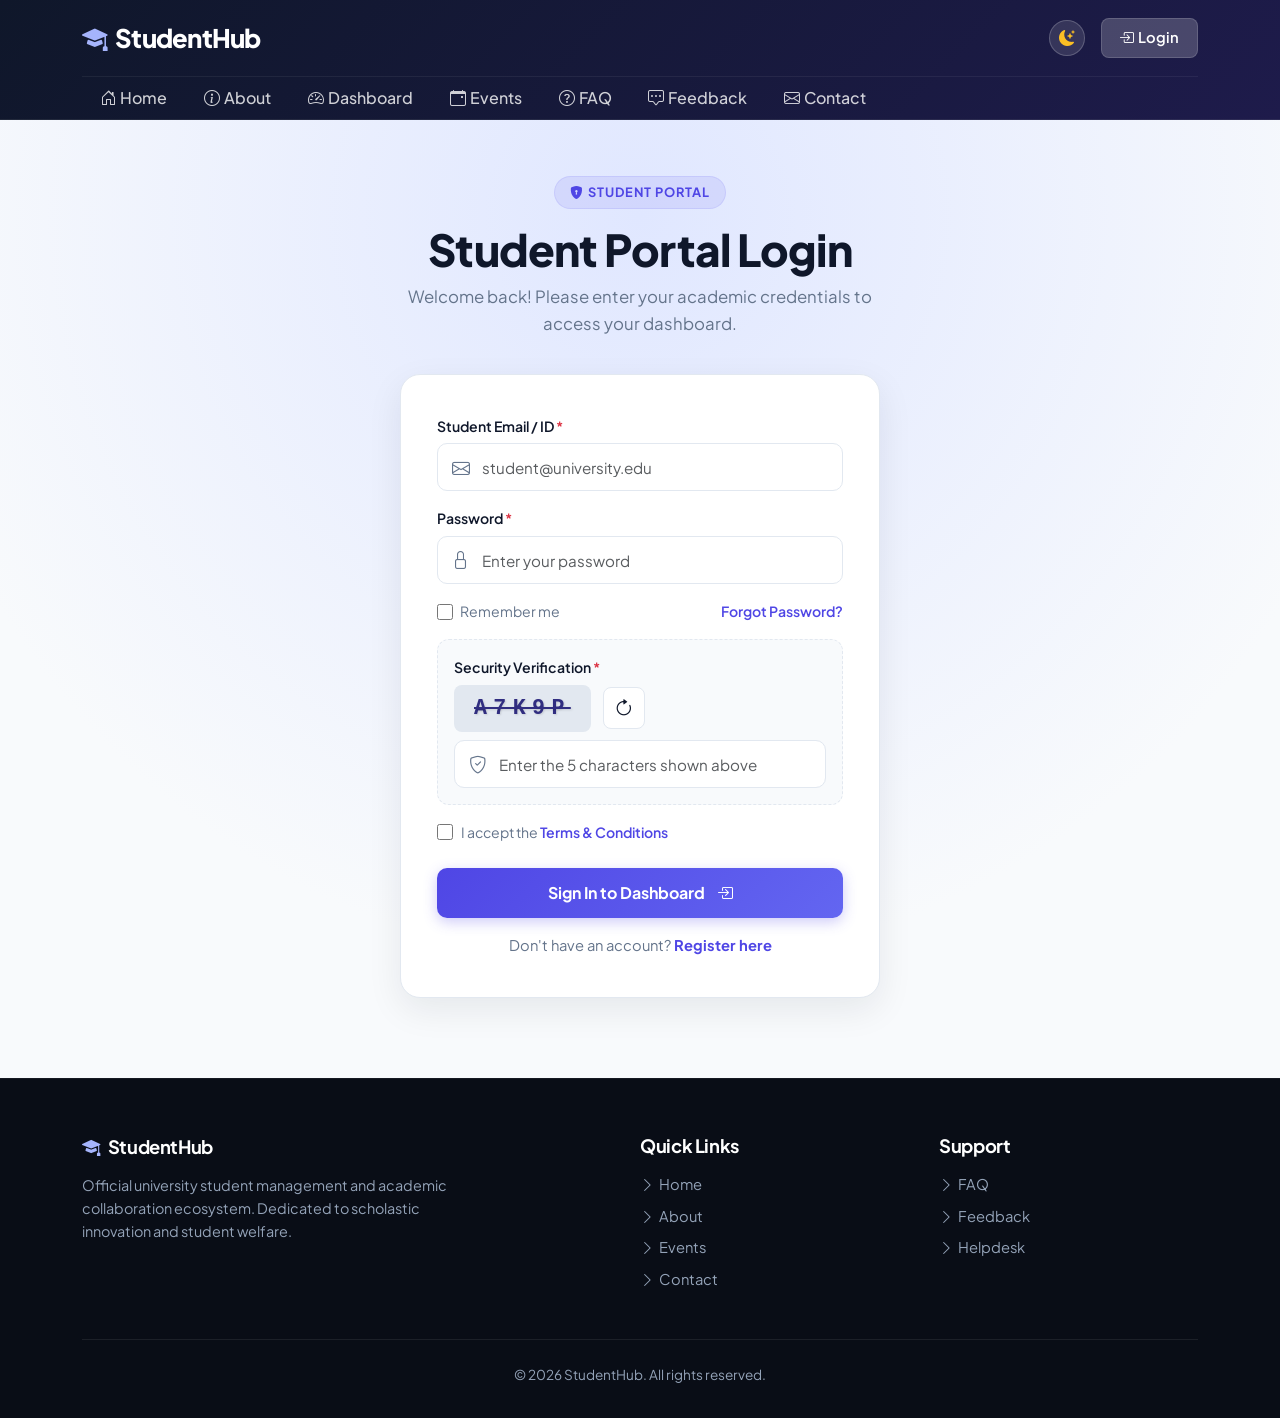
<file: pages/login.html>
<!DOCTYPE html>
<html lang="en" data-bs-theme="light">

<head>
    <meta charset="UTF-8">
    <meta name="viewport" content="width=device-width, initial-scale=1.0">
    <meta name="description" content="Login to your StudentHub account.">
    <title>StudentHub | Student Login</title>

    <!-- Google Fonts -->
    <link rel="preconnect" href="https://fonts.googleapis.com">
    <link rel="preconnect" href="https://fonts.gstatic.com" crossorigin>
    <link href="https://fonts.googleapis.com/css2?family=Plus+Jakarta+Sans:wght@400;500;600;700;800&display=swap" rel="stylesheet">

    <!-- Bootstrap 5 CSS -->
    <link href="https://cdn.jsdelivr.net/npm/bootstrap@5.3.3/dist/css/bootstrap.min.css" rel="stylesheet">
    <!-- Bootstrap Icons -->
    <link rel="stylesheet" href="https://cdn.jsdelivr.net/npm/bootstrap-icons@1.11.3/font/bootstrap-icons.min.css">
    <!-- Login Dedicated CSS -->
    <link rel="stylesheet" href="../css/login.css">
</head>

<body>

    <!-- ================= HEADER ================= -->
    <header class="site-header">
        <div class="container">

            <!-- TOP HEADER -->
            <div class="top-header">
                <!-- LOGO -->
                <a href="../index.html" class="logo" aria-label="StudentHub Home">
                    <span class="logo-icon"><i class="bi bi-mortarboard-fill"></i></span>
                    StudentHub
                </a>

                <!-- Header Actions: Theme Switcher & Login Status -->
                <div class="header-actions">
                    <button class="btn-theme-toggle" id="themeToggleBtn" aria-label="Toggle Theme" title="Toggle Theme">
                        <i class="bi bi-moon-stars-fill" id="themeIcon"></i>
                    </button>

                    <a href="login.html" class="login-link active" aria-current="page">
                        <i class="bi bi-box-arrow-in-right me-1"></i> Login
                    </a>
                </div>
            </div>

            <!-- ================= NAVIGATION ================= -->
            <nav class="navbar navbar-expand-lg navbar-dark p-0" aria-label="Main navigation">
                <button class="navbar-toggler my-2" type="button" data-bs-toggle="collapse" data-bs-target="#studentNav" aria-controls="studentNav" aria-expanded="false" aria-label="Toggle navigation">
                    <span class="navbar-toggler-icon"></span>
                </button>

                <div class="collapse navbar-collapse" id="studentNav">
                    <div class="navbar-nav me-auto">
                        <a class="nav-link" href="../index.html"><i class="bi bi-house-door me-1"></i> Home</a>
                        <a class="nav-link" href="about.html"><i class="bi bi-info-circle me-1"></i> About</a>
                        <a class="nav-link" href="dashboard.html"><i class="bi bi-speedometer2 me-1"></i> Dashboard</a>
                        <a class="nav-link" href="events.html"><i class="bi bi-calendar-event me-1"></i> Events</a>
                        <a class="nav-link" href="faq.html"><i class="bi bi-question-circle me-1"></i> FAQ</a>
                        <a class="nav-link" href="feedback.html"><i class="bi bi-chat-square-dots me-1"></i> Feedback</a>
                        <a class="nav-link" href="contact.html"><i class="bi bi-envelope me-1"></i> Contact</a>
                    </div>
                </div>
            </nav>

        </div>
    </header>

    <!-- ================= MAIN ================= -->
    <main>

        <section class="login-section">
            <div class="container">

                <!-- INTRO -->
                <div class="login-heading text-center">
                    <span class="section-tag">
                        <i class="bi bi-shield-lock-fill me-1"></i> STUDENT PORTAL
                    </span>
                    <h1>Student Portal Login</h1>
                    <p class="welcome">
                        Welcome back! Please enter your academic credentials to access your dashboard.
                    </p>
                </div>

                <!-- ================= LOGIN BOX ================= -->
                <div class="login-box-wrapper">
                    <div class="login-box">

                        <form id="loginForm" action="#" method="POST">

                            <!-- EMAIL -->
                            <div class="form-group mb-3">
                                <label for="email" class="form-label">
                                    Student Email / ID <span class="text-danger">*</span>
                                </label>
                                <div class="input-wrapper">
                                    <span class="input-icon"><i class="bi bi-envelope"></i></span>
                                    <input 
                                        type="email" 
                                        class="form-control" 
                                        id="email" 
                                        name="email" 
                                        placeholder="student@university.edu" 
                                        autocomplete="email" 
                                        required>
                                </div>
                            </div>

                            <!-- PASSWORD -->
                            <div class="form-group mb-3">
                                <label for="password" class="form-label">
                                    Password <span class="text-danger">*</span>
                                </label>
                                <div class="input-wrapper">
                                    <span class="input-icon"><i class="bi bi-lock"></i></span>
                                    <input 
                                        type="password" 
                                        class="form-control" 
                                        id="password" 
                                        name="password" 
                                        placeholder="Enter your password" 
                                        autocomplete="current-password" 
                                        required>
                                </div>
                            </div>

                            <!-- REMEMBER + FORGOT -->
                            <div class="login-options mb-3">
                                <label class="remember">
                                    <input type="checkbox" id="remember" name="remember">
                                    <span>Remember me</span>
                                </label>

                                <a href="#" id="forgotPassword" class="forgot-link">
                                    Forgot Password?
                                </a>
                            </div>

                            <!-- ================= CAPTCHA ================= -->
                            <div class="captcha-section mb-3">
                                <label for="captchaInput" class="form-label">
                                    Security Verification <span class="text-danger">*</span>
                                </label>

                                <div class="captcha-display-box mb-2">
                                    <span id="captchaText" class="captcha-code">A7K9P</span>
                                    <button 
                                        type="button" 
                                        id="refreshCaptcha" 
                                        class="btn-captcha-refresh" 
                                        title="Refresh CAPTCHA" 
                                        aria-label="Refresh CAPTCHA">
                                        <i class="bi bi-arrow-clockwise"></i>
                                    </button>
                                </div>

                                <div class="input-wrapper">
                                    <span class="input-icon"><i class="bi bi-shield-check"></i></span>
                                    <input 
                                        type="text" 
                                        class="form-control" 
                                        id="captchaInput" 
                                        name="captcha" 
                                        placeholder="Enter the 5 characters shown above" 
                                        pattern="A7K9P" 
                                        title="Please enter the exact security code shown above"
                                        autocomplete="off" 
                                        required>
                                </div>
                            </div>

                            <!-- ================= TERMS ================= -->
                            <div class="terms-group mb-4">
                                <label class="terms-label">
                                    <input type="checkbox" id="terms" name="terms" required>
                                    <span>
                                        I accept the 
                                        <a href="#" id="termsLink" data-bs-toggle="modal" data-bs-target="#termsModal">
                                            Terms &amp; Conditions
                                        </a>
                                    </span>
                                </label>
                            </div>

                            <!-- ================= LOGIN BUTTON ================= -->
                            <button type="submit" class="login-button btn btn-primary">
                                <span>Sign In to Dashboard</span>
                                <i class="bi bi-box-arrow-in-right ms-1"></i>
                            </button>

                            <!-- ================= REGISTER LINK ================= -->
                            <p class="register-text text-center mt-3 mb-0">
                                Don't have an account?
                                <a href="register.html">Register here</a>
                            </p>

                        </form>

                    </div>
                </div>

            </div>
        </section>

    </main>

    <!-- ================= TERMS MODAL ================= -->
    <div class="modal fade" id="termsModal" tabindex="-1" aria-hidden="true">
        <div class="modal-dialog modal-dialog-centered">
            <div class="modal-content border-0 shadow">
                <div class="modal-header border-bottom-0 pb-0">
                    <h5 class="modal-title fw-bold">Student Portal Terms &amp; Conditions</h5>
                    <button type="button" class="btn-close" data-bs-dismiss="modal" aria-label="Close"></button>
                </div>
                <div class="modal-body small">
                    <p>1. <strong>Authorized Access:</strong> Only registered students, faculty, and administrative staff of the university are authorized to log in.</p>
                    <p>2. <strong>Security:</strong> You are responsible for preserving credentials confidential. Never share your password.</p>
                    <p>3. <strong>Academic Usage:</strong> All resources downloaded must comply with university academic honesty guidelines.</p>
                </div>
                <div class="modal-footer border-top-0 pt-0">
                    <button type="button" class="btn btn-primary w-100" data-bs-dismiss="modal">I Agree</button>
                </div>
            </div>
        </div>
    </div>

    <!-- ================= FOOTER ================= -->
    <footer>
        <div class="container">
            <div class="footer-content">

                <!-- ABOUT -->
                <section class="footer-about">
                    <h2><i class="bi bi-mortarboard-fill me-2 text-primary-accent"></i>StudentHub</h2>
                    <p>
                        Official university student management and academic collaboration ecosystem. Dedicated to scholastic innovation and student welfare.
                    </p>
                </section>

                <!-- QUICK LINKS -->
                <nav class="footer-links" aria-label="Footer navigation">
                    <h2>Quick Links</h2>
                    <a href="../index.html"><i class="bi bi-chevron-right me-1"></i> Home</a>
                    <a href="about.html"><i class="bi bi-chevron-right me-1"></i> About</a>
                    <a href="events.html"><i class="bi bi-chevron-right me-1"></i> Events</a>
                    <a href="contact.html"><i class="bi bi-chevron-right me-1"></i> Contact</a>
                </nav>

                <!-- SUPPORT -->
                <nav class="footer-links" aria-label="Support navigation">
                    <h2>Support</h2>
                    <a href="faq.html"><i class="bi bi-chevron-right me-1"></i> FAQ</a>
                    <a href="feedback.html"><i class="bi bi-chevron-right me-1"></i> Feedback</a>
                    <a href="contact.html"><i class="bi bi-chevron-right me-1"></i> Helpdesk</a>
                </nav>

            </div>

            <!-- COPYRIGHT -->
            <div class="copyright text-center">
                <p>&copy; 2026 StudentHub. All rights reserved.</p>
            </div>
        </div>
    </footer>

    <!-- Bootstrap JS Bundle -->
    <script src="https://cdn.jsdelivr.net/npm/bootstrap@5.3.3/dist/js/bootstrap.bundle.min.js"></script>

    <!-- Login JavaScript -->
    <script src="../js/login.js"></script>

</body>

</html>
</file>
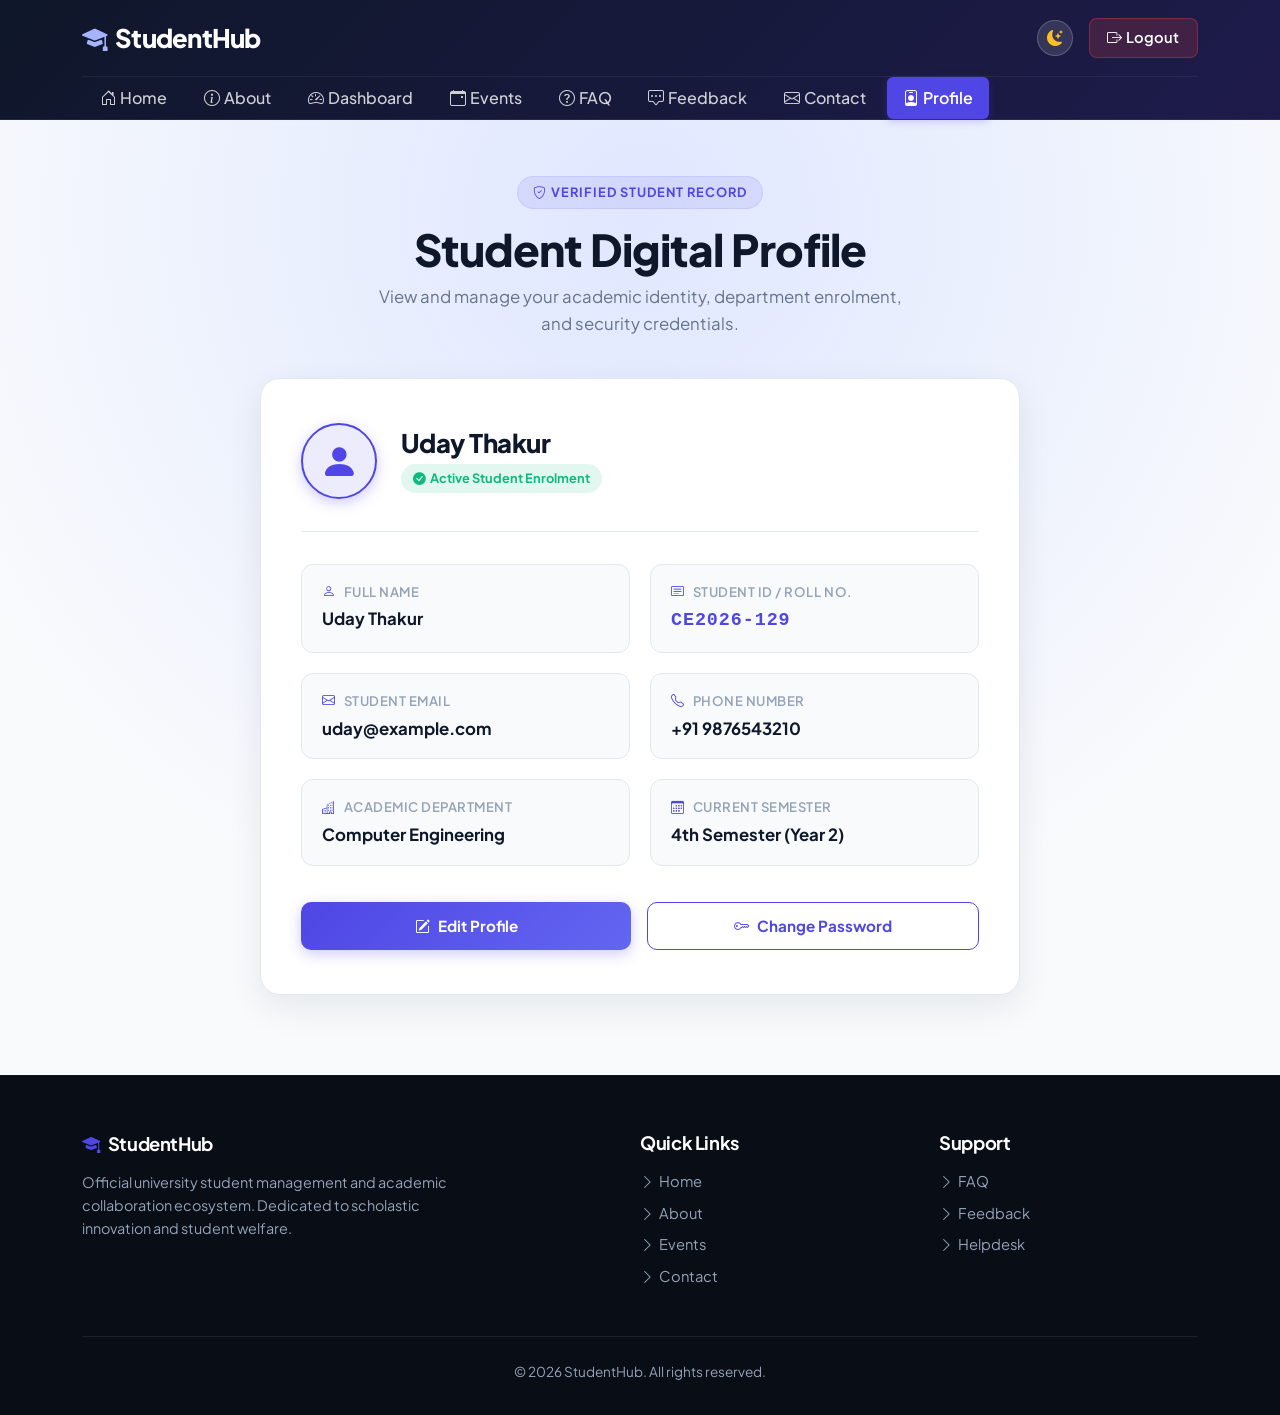
<file: pages/profile.html>
<!DOCTYPE html>
<html lang="en" data-bs-theme="light">

<head>
    <meta charset="UTF-8">
    <meta name="viewport" content="width=device-width, initial-scale=1.0">
    <meta name="description" content="View and manage your StudentHub student profile, department details, and account credentials.">
    <title>StudentHub | Student Profile</title>

    <!-- Google Fonts -->
    <link rel="preconnect" href="https://fonts.googleapis.com">
    <link rel="preconnect" href="https://fonts.gstatic.com" crossorigin>
    <link href="https://fonts.googleapis.com/css2?family=Plus+Jakarta+Sans:wght@400;500;600;700;800&display=swap" rel="stylesheet">

    <!-- Bootstrap 5 CSS -->
    <link href="https://cdn.jsdelivr.net/npm/bootstrap@5.3.3/dist/css/bootstrap.min.css" rel="stylesheet">
    <!-- Bootstrap Icons -->
    <link rel="stylesheet" href="https://cdn.jsdelivr.net/npm/bootstrap-icons@1.11.3/font/bootstrap-icons.min.css">
    <!-- Profile Dedicated CSS -->
    <link rel="stylesheet" href="../css/profile.css">
</head>

<body>

    <!-- ================= HEADER ================= -->
    <header class="site-header">
        <div class="container">

            <!-- TOP HEADER -->
            <div class="top-header">
                <!-- LOGO -->
                <a href="../index.html" class="logo" aria-label="StudentHub Home">
                    <span class="logo-icon"><i class="bi bi-mortarboard-fill"></i></span>
                    StudentHub
                </a>

                <!-- Header Actions: Theme Switcher & Logout -->
                <div class="header-actions">
                    <button class="btn-theme-toggle" id="themeToggleBtn" aria-label="Toggle Theme" title="Toggle Theme">
                        <i class="bi bi-moon-stars-fill" id="themeIcon"></i>
                    </button>

                    <a href="login.html" class="logout">
                        <i class="bi bi-box-arrow-right me-1"></i> Logout
                    </a>
                </div>
            </div>

            <!-- ================= NAVIGATION ================= -->
            <nav class="navbar navbar-expand-lg navbar-dark p-0" aria-label="Main navigation">
                <button class="navbar-toggler my-2" type="button" data-bs-toggle="collapse" data-bs-target="#studentNav" aria-controls="studentNav" aria-expanded="false" aria-label="Toggle navigation">
                    <span class="navbar-toggler-icon"></span>
                </button>

                <div class="collapse navbar-collapse" id="studentNav">
                    <div class="navbar-nav me-auto">
                        <a class="nav-link" href="../index.html"><i class="bi bi-house-door me-1"></i> Home</a>
                        <a class="nav-link" href="about.html"><i class="bi bi-info-circle me-1"></i> About</a>
                        <a class="nav-link" href="dashboard.html"><i class="bi bi-speedometer2 me-1"></i> Dashboard</a>
                        <a class="nav-link" href="events.html"><i class="bi bi-calendar-event me-1"></i> Events</a>
                        <a class="nav-link" href="faq.html"><i class="bi bi-question-circle me-1"></i> FAQ</a>
                        <a class="nav-link" href="feedback.html"><i class="bi bi-chat-square-dots me-1"></i> Feedback</a>
                        <a class="nav-link" href="contact.html"><i class="bi bi-envelope me-1"></i> Contact</a>
                        <a class="nav-link active" href="profile.html" aria-current="page"><i class="bi bi-person-badge me-1"></i> Profile</a>
                    </div>
                </div>
            </nav>

        </div>
    </header>

    <!-- ================= MAIN ================= -->
    <main>

        <section class="profile-section">
            <div class="container">

                <!-- HEADING -->
                <div class="profile-heading text-center">
                    <span class="section-tag">
                        <i class="bi bi-shield-check me-1"></i> VERIFIED STUDENT RECORD
                    </span>
                    <h1>Student Digital Profile</h1>
                    <p>
                        View and manage your academic identity, department enrolment, and security credentials.
                    </p>
                </div>

                <!-- ================= PROFILE CARD ================= -->
                <div class="profile-box-wrapper">
                    <div class="profile-box">

                        <!-- AVATAR HEADER -->
                        <div class="profile-avatar-header">
                            <div class="avatar-shield">
                                <i class="bi bi-person-fill"></i>
                            </div>
                            <div class="avatar-title">
                                <h2>Uday Thakur</h2>
                                <span class="badge-status"><i class="bi bi-check-circle-fill me-1"></i> Active Student Enrolment</span>
                            </div>
                        </div>

                        <!-- PROFILE DETAILS GRID -->
                        <div class="profile-details-grid">

                            <!-- NAME -->
                            <div class="profile-field">
                                <span class="field-label"><i class="bi bi-person me-2 text-primary-accent"></i>Full Name</span>
                                <span class="field-value">Uday Thakur</span>
                            </div>

                            <!-- STUDENT ID -->
                            <div class="profile-field">
                                <span class="field-label"><i class="bi bi-card-text me-2 text-primary-accent"></i>Student ID / Roll No.</span>
                                <span class="field-value badge-id">CE2026-129</span>
                            </div>

                            <!-- EMAIL -->
                            <div class="profile-field">
                                <span class="field-label"><i class="bi bi-envelope me-2 text-primary-accent"></i>Student Email</span>
                                <span class="field-value">uday@example.com</span>
                            </div>

                            <!-- PHONE -->
                            <div class="profile-field">
                                <span class="field-label"><i class="bi bi-telephone me-2 text-primary-accent"></i>Phone Number</span>
                                <span class="field-value">+91 9876543210</span>
                            </div>

                            <!-- DEPARTMENT -->
                            <div class="profile-field">
                                <span class="field-label"><i class="bi bi-buildings me-2 text-primary-accent"></i>Academic Department</span>
                                <span class="field-value">Computer Engineering</span>
                            </div>

                            <!-- SEMESTER -->
                            <div class="profile-field">
                                <span class="field-label"><i class="bi bi-calendar3 me-2 text-primary-accent"></i>Current Semester</span>
                                <span class="field-value">4th Semester (Year 2)</span>
                            </div>

                        </div>

                        <!-- ================= ACTIONS ================= -->
                        <div class="profile-actions">
                            <button type="button" id="editProfile" class="btn btn-primary">
                                <i class="bi bi-pencil-square me-2"></i> Edit Profile
                            </button>

                            <button type="button" id="changePassword" class="btn btn-outline-primary">
                                <i class="bi bi-key me-2"></i> Change Password
                            </button>
                        </div>

                    </div>
                </div>

            </div>
        </section>

    </main>

    <!-- ================= FOOTER ================= -->
    <footer>
        <div class="container">
            <div class="footer-content">

                <!-- ABOUT STUDENTHUB -->
                <section class="footer-about">
                    <h2><i class="bi bi-mortarboard-fill me-2 text-primary-accent"></i>StudentHub</h2>
                    <p>
                        Official university student management and academic collaboration ecosystem. Dedicated to scholastic innovation and student welfare.
                    </p>
                </section>

                <!-- QUICK LINKS -->
                <nav class="footer-links" aria-label="Footer navigation">
                    <h2>Quick Links</h2>
                    <a href="../index.html"><i class="bi bi-chevron-right me-1"></i> Home</a>
                    <a href="about.html"><i class="bi bi-chevron-right me-1"></i> About</a>
                    <a href="events.html"><i class="bi bi-chevron-right me-1"></i> Events</a>
                    <a href="contact.html"><i class="bi bi-chevron-right me-1"></i> Contact</a>
                </nav>

                <!-- SUPPORT -->
                <nav class="footer-links" aria-label="Support navigation">
                    <h2>Support</h2>
                    <a href="faq.html"><i class="bi bi-chevron-right me-1"></i> FAQ</a>
                    <a href="feedback.html"><i class="bi bi-chevron-right me-1"></i> Feedback</a>
                    <a href="contact.html"><i class="bi bi-chevron-right me-1"></i> Helpdesk</a>
                </nav>

            </div>

            <!-- COPYRIGHT -->
            <div class="copyright text-center">
                <p>&copy; 2026 StudentHub. All rights reserved.</p>
            </div>
        </div>
    </footer>

    <!-- Bootstrap JS Bundle -->
    <script src="https://cdn.jsdelivr.net/npm/bootstrap@5.3.3/dist/js/bootstrap.bundle.min.js"></script>

    <!-- Profile JavaScript -->
    <script src="../js/profile.js"></script>

</body>

</html>
</file>
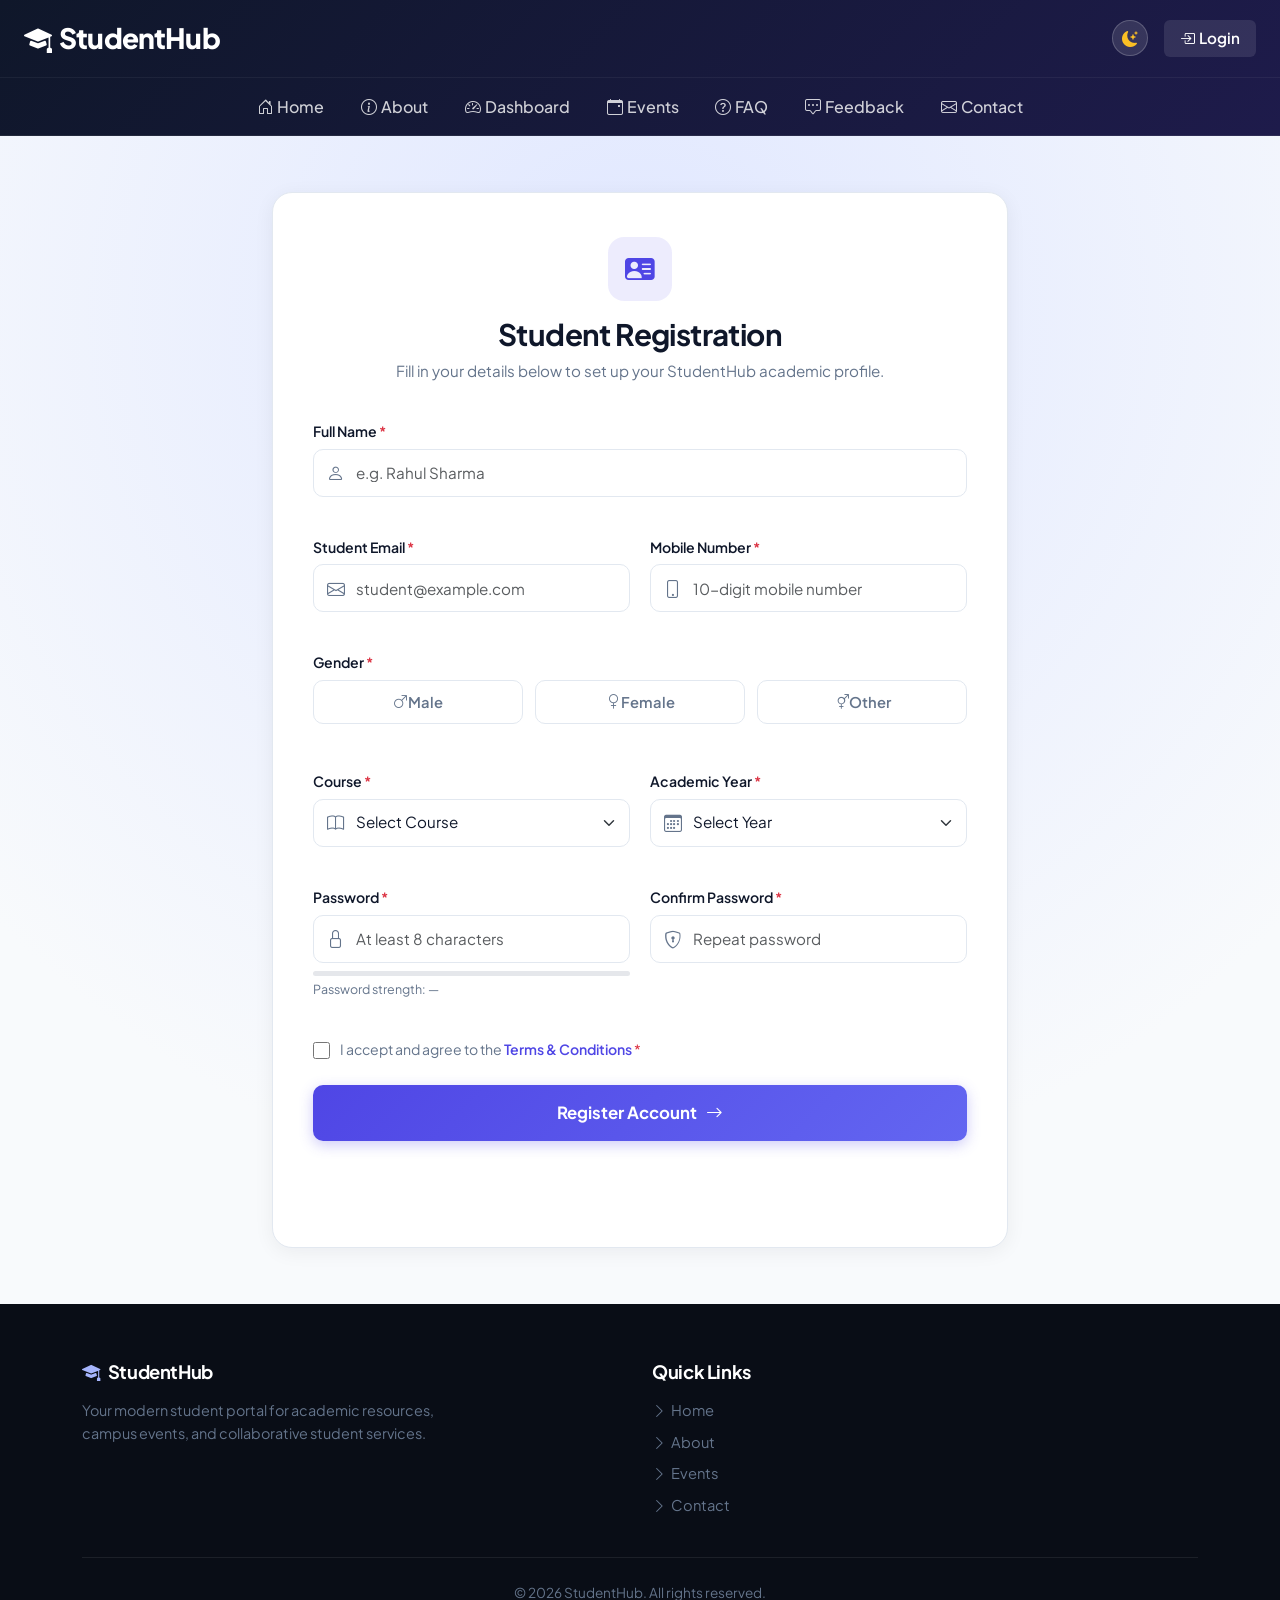
<file: pages/register.html>
<!DOCTYPE html>
<html lang="en" data-bs-theme="light">

<head>
    <meta charset="UTF-8">
    <meta name="viewport" content="width=device-width, initial-scale=1.0">
    <meta name="description" content="Create your StudentHub student account.">
    <title>StudentHub | Student Registration</title>

    <!-- Google Fonts -->
    <link rel="preconnect" href="https://fonts.googleapis.com">
    <link rel="preconnect" href="https://fonts.gstatic.com" crossorigin>
    <link href="https://fonts.googleapis.com/css2?family=Plus+Jakarta+Sans:wght@400;500;600;700;800&display=swap" rel="stylesheet">

    <!-- Bootstrap 5 CSS -->
    <link href="https://cdn.jsdelivr.net/npm/bootstrap@5.3.3/dist/css/bootstrap.min.css" rel="stylesheet">
    <!-- Bootstrap Icons -->
    <link rel="stylesheet" href="https://cdn.jsdelivr.net/npm/bootstrap-icons@1.11.3/font/bootstrap-icons.min.css">
    <!-- Register Dedicated CSS -->
    <link rel="stylesheet" href="../css/register.css">
</head>

<body>

    <!-- ================= HEADER ================= -->
    <header class="site-header">
        <div class="top-header container-fluid">
            <a href="../index.html" class="logo" aria-label="StudentHub Home">
                <span class="logo-icon"><i class="bi bi-mortarboard-fill"></i></span>
                StudentHub
            </a>

            <div class="header-actions">
                <!-- Theme Toggle Button -->
                <button class="btn-theme-toggle" id="themeToggleBtn" aria-label="Toggle Theme" title="Toggle Theme">
                    <i class="bi bi-moon-stars-fill" id="themeIcon"></i>
                </button>

                <a href="login.html" class="login-link">
                    <i class="bi bi-box-arrow-in-right me-1"></i> Login
                </a>
            </div>
        </div>

        <!-- ================= NAVIGATION ================= -->
        <nav class="navbar navbar-expand-lg navbar-dark">
            <div class="container">
                <button class="navbar-toggler" type="button" data-bs-toggle="collapse" data-bs-target="#mainNav" aria-controls="mainNav" aria-expanded="false" aria-label="Toggle navigation">
                    <span class="navbar-toggler-icon"></span>
                </button>

                <div class="collapse navbar-collapse" id="mainNav">
                    <div class="navbar-nav mx-auto">
                        <a class="nav-link" href="../index.html"><i class="bi bi-house-door me-1"></i> Home</a>
                        <a class="nav-link" href="about.html"><i class="bi bi-info-circle me-1"></i> About</a>
                        <a class="nav-link" href="dashboard.html"><i class="bi bi-speedometer2 me-1"></i> Dashboard</a>
                        <a class="nav-link" href="events.html"><i class="bi bi-calendar-event me-1"></i> Events</a>
                        <a class="nav-link" href="faq.html"><i class="bi bi-question-circle me-1"></i> FAQ</a>
                        <a class="nav-link" href="feedback.html"><i class="bi bi-chat-square-dots me-1"></i> Feedback</a>
                        <a class="nav-link" href="contact.html"><i class="bi bi-envelope me-1"></i> Contact</a>
                    </div>
                </div>
            </div>
        </nav>
    </header>

    <!-- ================= MAIN CONTENT ================= -->
    <main>
        <section class="register-section">
            <div class="container">
                <div class="row justify-content-center">
                    <div class="col-12 col-md-11 col-lg-9 col-xl-8">

                        <!-- REGISTER CARD -->
                        <div class="register-box">

                            <div class="register-header">
                                <div class="register-icon">
                                    <i class="bi bi-person-vcard-fill"></i>
                                </div>
                                <h1>Student Registration</h1>
                                <p>Fill in your details below to set up your StudentHub academic profile.</p>
                               
                            </div>

                            <!-- FORM WITH NATIVE HTML5 VALIDATION -->
                            <form id="registerForm" action="../php/register_process.php" method="POST" novalidate>

                            <!-- FULL NAME -->
                            <div class="form-group mb-3">
                                <label for="fullname">
                                    Full Name <span class="text-danger">*</span>
                                </label>

                                <div class="input-wrapper">
                                    <span class="input-icon">
                                        <i class="bi bi-person"></i>
                                    </span>

                                    <input
                                        type="text"
                                        id="fullname"
                                        name="fullname"
                                        class="form-control"
                                        placeholder="e.g. Rahul Sharma"
                                        required
                                    >
                                </div>

                                <small class="error-message" id="fullnameError"></small>
                            </div>


                            <!-- EMAIL & MOBILE -->
                            <div class="form-grid-2 mb-3">

                                <div class="form-group">
                                    <label for="email">
                                        Student Email <span class="text-danger">*</span>
                                    </label>

                                    <div class="input-wrapper">
                                        <span class="input-icon">
                                            <i class="bi bi-envelope"></i>
                                        </span>

                                        <input
                                            type="email"
                                            id="email"
                                            name="email"
                                            class="form-control"
                                            placeholder="student@example.com"
                                            required
                                        >
                                    </div>

                                    <small class="error-message" id="emailError"></small>
                                </div>


                                <div class="form-group">
                                    <label for="mobile">
                                        Mobile Number <span class="text-danger">*</span>
                                    </label>

                                    <div class="input-wrapper">
                                        <span class="input-icon">
                                            <i class="bi bi-phone"></i>
                                        </span>

                                        <input
                                            type="tel"
                                            id="mobile"
                                            name="mobile"
                                            class="form-control"
                                            placeholder="10-digit mobile number"
                                            maxlength="10"
                                            required
                                        >
                                    </div>

                                    <small class="error-message" id="mobileError"></small>
                                </div>

                            </div>


                            <!-- GENDER -->
                            <div class="form-group mb-3">

                                <label>
                                    Gender <span class="text-danger">*</span>
                                </label>

                                <div class="gender-radio-group">

                                    <label class="gender-option">
                                        <input type="radio" name="gender" value="male">
                                        <span class="gender-pill">
                                            <i class="bi bi-gender-male"></i> Male
                                        </span>
                                    </label>

                                    <label class="gender-option">
                                        <input type="radio" name="gender" value="female">
                                        <span class="gender-pill">
                                            <i class="bi bi-gender-female"></i> Female
                                        </span>
                                    </label>

                                    <label class="gender-option">
                                        <input type="radio" name="gender" value="other">
                                        <span class="gender-pill">
                                            <i class="bi bi-gender-ambiguous"></i> Other
                                        </span>
                                    </label>

                                </div>

                                <small class="error-message" id="genderError"></small>

                            </div>


                            <!-- COURSE & YEAR -->
                            <div class="form-grid-2 mb-3">

                                <div class="form-group">

                                    <label for="course">
                                        Course <span class="text-danger">*</span>
                                    </label>

                                    <div class="input-wrapper">
                                        <span class="input-icon">
                                            <i class="bi bi-book"></i>
                                        </span>

                                        <select id="course" name="course" class="form-select">
                                            <option value="">Select Course</option>
                                            <option value="cse">B.Tech - CSE</option>
                                            <option value="it">B.Tech - IT</option>
                                            <option value="bca">BCA</option>
                                            <option value="mca">MCA</option>
                                        </select>
                                    </div>

                                    <small class="error-message" id="courseError"></small>

                                </div>


                                <div class="form-group">

                                    <label for="year">
                                        Academic Year <span class="text-danger">*</span>
                                    </label>

                                    <div class="input-wrapper">
                                        <span class="input-icon">
                                            <i class="bi bi-calendar3"></i>
                                        </span>

                                        <select id="year" name="year" class="form-select">
                                            <option value="">Select Year</option>
                                            <option value="1">1st Year</option>
                                            <option value="2">2nd Year</option>
                                            <option value="3">3rd Year</option>
                                            <option value="4">4th Year</option>
                                        </select>
                                    </div>

                                    <small class="error-message" id="yearError"></small>

                                </div>

                            </div>


                            <!-- PASSWORD -->
                            <div class="form-grid-2 mb-3">

                                <div class="form-group">

                                    <label for="password">
                                        Password <span class="text-danger">*</span>
                                    </label>

                                    <div class="input-wrapper">
                                        <span class="input-icon">
                                            <i class="bi bi-lock"></i>
                                        </span>

                                        <input
                                            type="password"
                                            id="password"
                                            name="password"
                                            class="form-control"
                                            placeholder="At least 8 characters"
                                            required
                                        >
                                    </div>

                                    <!-- Password strength -->
                                    <div class="password-strength">
                                        <div id="strengthBar"></div>
                                    </div>

                                    <small id="strengthText">Password strength: —</small>

                                    <small class="error-message" id="passwordError"></small>

                                </div>


                                <!-- CONFIRM PASSWORD -->
                                <div class="form-group">

                                    <label for="confirmPassword">
                                        Confirm Password <span class="text-danger">*</span>
                                    </label>

                                    <div class="input-wrapper">
                                        <span class="input-icon">
                                            <i class="bi bi-shield-lock"></i>
                                        </span>

                                        <input
                                            type="password"
                                            id="confirmPassword"
                                            name="confirmPassword"
                                            class="form-control"
                                            placeholder="Repeat password"
                                            required
                                        >
                                    </div>

                                    <small class="error-message" id="confirmPasswordError"></small>

                                </div>

                            </div>


                            <!-- TERMS -->
                            <div class="terms-check mb-4">

                                <input type="checkbox" id="terms" name="terms">

                                <label for="terms">
                                    I accept and agree to the
                                    <a href="#" data-bs-toggle="modal"
                                    data-bs-target="#termsModal">
                                        Terms & Conditions
                                    </a>
                                    <span class="text-danger">*</span>
                                </label>

                                <small class="error-message" id="termsError"></small>

                            </div>


                            <!-- SUBMIT -->
                            <button type="submit" class="register-button">
                                <span>Register Account</span>
                                <i class="bi bi-arrow-right"></i>
                            </button>

                            <!-- SUCCESS MESSAGE -->
                            <p id="successMessage" class="success-message"></p>

                        </form>

                        </div>

                    </div>
                </div>
            </div>
        </section>
    </main>

    <!-- ================= TERMS MODAL ================= -->
    <div class="modal fade" id="termsModal" tabindex="-1" aria-hidden="true">
        <div class="modal-dialog modal-dialog-centered">
            <div class="modal-content border-0 shadow">
                <div class="modal-header border-bottom-0 pb-0">
                    <h5 class="modal-title fw-bold">Student Terms &amp; Conditions</h5>
                    <button type="button" class="btn-close" data-bs-dismiss="modal" aria-label="Close"></button>
                </div>
                <div class="modal-body small">
                    <p>1. <strong>Eligibility:</strong> Only actively enrolled university students are permitted to create an account.</p>
                    <p>2. <strong>Resource Sharing:</strong> All materials downloaded from this hub are intended for personal educational use only.</p>
                    <p>3. <strong>Data Security:</strong> Your student credentials and details are stored securely.</p>
                </div>
                <div class="modal-footer border-top-0 pt-0">
                    <button type="button" class="btn btn-primary w-100" data-bs-dismiss="modal">I Understand</button>
                </div>
            </div>
        </div>
    </div>

    <!-- ================= FOOTER ================= -->
    <footer>
        <div class="container">
            <div class="row g-4">
                <div class="col-md-6">
                    <h2><i class="bi bi-mortarboard-fill me-2 text-primary-accent"></i>StudentHub</h2>
                    <p>Your modern student portal for academic resources, campus events, and collaborative student services.</p>
                </div>
                <div class="col-md-6">
                    <h3>Quick Links</h3>
                    <div class="footer-link-list">
                        <a href="../index.html"><i class="bi bi-chevron-right me-1"></i> Home</a>
                        <a href="about.html"><i class="bi bi-chevron-right me-1"></i> About</a>
                        <a href="events.html"><i class="bi bi-chevron-right me-1"></i> Events</a>
                        <a href="contact.html"><i class="bi bi-chevron-right me-1"></i> Contact</a>
                    </div>
                </div>
            </div>
            <div class="copyright text-center">
                &copy; 2026 StudentHub. All rights reserved.
            </div>
        </div>
    </footer>

    <!-- Bootstrap 5 JavaScript Bundle -->
    <script src="https://cdn.jsdelivr.net/npm/bootstrap@5.3.3/dist/js/bootstrap.bundle.min.js"></script>

    <!-- Register JavaScript -->
    <script src="../js/register.js"></script>

    <!-- <script>
    const params = new URLSearchParams(window.location.search);

    const status = params.get("status");
    const message = params.get("message");

    if (status && message) {

        const messageBox =
            document.getElementById("successMessage");

        if (messageBox) {

            if (status === "success") {

                messageBox.textContent = message;
                messageBox.className = "success-message";

            } else {

                const errors = message.split("||");

                messageBox.innerHTML = "";

                const heading = document.createElement("strong");
                heading.textContent = errors[0];

                const list = document.createElement("ul");

                errors.slice(1).forEach(function (error) {

                    const item = document.createElement("li");
                    item.textContent = error;

                    list.appendChild(item);
                });

                messageBox.appendChild(heading);
                messageBox.appendChild(list);

                messageBox.className = "error-message";
            }
        }

        window.history.replaceState(
            {},
            document.title,
            window.location.pathname
        );
    }
</script> -->

</body>
</html>
</file>
<file: css/index.css>
@import url('https://fonts.googleapis.com/css2?family=Plus+Jakarta+Sans:wght@400;500;600;700;800&display=swap');

/* ==========================================================================
   1. Theme Tokens (Light Mode Default)
   ========================================================================== */
:root {
  --primary-color: #4f46e5;
  --primary-hover: #4338ca;
  --primary-glow: rgba(79, 70, 229, 0.28);
  --primary-soft: rgba(79, 70, 229, 0.1);
  --accent-light: #a5b4fc;

  --header-bg-start: #0f172a;
  --header-bg-end: #1e1b4b;

  --body-bg: #f8fafc;
  --about-bg: #ffffff;
  --footer-bg: #090d16;

  --card-bg: #ffffff;
  --card-border: #e2e8f0;
  --card-shadow: 0 4px 18px rgba(15, 23, 42, 0.05);
  --card-shadow-hover: 0 16px 32px rgba(79, 70, 229, 0.12);

  --text-primary: #0f172a;
  --text-secondary: #475569;
  --text-muted: #94a3b8;

  --hero-radial-start: #e0e7ff;
  --hero-radial-end: #f8fafc;

  --transition-smooth: all 0.3s cubic-bezier(0.4, 0, 0.2, 1);
}

/* ==========================================================================
   2. Dark Mode Tokens (data-bs-theme="dark")
   ========================================================================== */
[data-bs-theme="dark"] {
  --primary-color: #6366f1;
  --primary-hover: #4f46e5;
  --primary-glow: rgba(99, 102, 241, 0.4);
  --primary-soft: rgba(99, 102, 241, 0.18);
  --accent-light: #c7d2fe;

  --body-bg: #0b0f19;
  --about-bg: #111827;
  --footer-bg: #030712;

  --card-bg: #111827;
  --card-border: #1f2937;
  --card-shadow: 0 4px 20px rgba(0, 0, 0, 0.4);
  --card-shadow-hover: 0 16px 32px rgba(99, 102, 241, 0.2);

  --text-primary: #f8fafc;
  --text-secondary: #cbd5e1;
  --text-muted: #64748b;

  --hero-radial-start: #1e1b4b;
  --hero-radial-end: #0b0f19;
}

/* ==========================================================================
   3. Global Reset & Base
   ========================================================================== */
* {
  box-sizing: border-box;
}

body {
  font-family: 'Plus Jakarta Sans', -apple-system, BlinkMacSystemFont, 'Segoe UI', Roboto, sans-serif;
  background-color: var(--body-bg);
  color: var(--text-secondary);
  line-height: 1.6;
  transition: background-color 0.3s ease, color 0.3s ease;
  -webkit-font-smoothing: antialiased;
}

h1, h2, h3, h4, h5, h6 {
  color: var(--text-primary);
  font-weight: 700;
  letter-spacing: -0.02em;
}

/* ==========================================================================
   4. Header & Top Bar Navigation (FLEXBOX)
   ========================================================================== */
header {
  background: linear-gradient(135deg, var(--header-bg-start) 0%, var(--header-bg-end) 100%);
  border-bottom: 1px solid rgba(255, 255, 255, 0.08);
  box-shadow: 0 4px 20px rgba(0, 0, 0, 0.15);
}

/* FLEXBOX: Brand Logo alignment */
.logo {
  letter-spacing: -0.03em;
  display: inline-flex;
  align-items: center;
  gap: 0.5rem;
}

.text-primary-accent {
  color: var(--accent-light);
}

/* FLEXBOX: Auth Links row */
.auth-links {
  display: inline-flex;
  align-items: center;
}

.auth-links a {
  font-weight: 600;
  font-size: 0.95rem;
  padding: 0.35rem 0.85rem;
  border-radius: 6px;
  display: inline-flex;
  align-items: center;
  transition: var(--transition-smooth);
}

.auth-links a:hover {
  color: var(--accent-light) !important;
  background-color: rgba(255, 255, 255, 0.08);
}

.navbar {
  border-top: 1px solid rgba(255, 255, 255, 0.05);
}

/* FLEXBOX: Nav items alignment */
.navbar-nav .nav-link {
  font-weight: 500;
  color: rgba(255, 255, 255, 0.8) !important;
  padding: 0.5rem 1rem !important;
  margin: 0 0.15rem;
  border-radius: 6px;
  display: inline-flex;
  align-items: center;
  transition: var(--transition-smooth);
}

.navbar-nav .nav-link:hover {
  color: #ffffff !important;
  background-color: rgba(255, 255, 255, 0.1);
  transform: translateY(-1px);
}

.navbar-nav .nav-link.active {
  color: #ffffff !important;
  background-color: var(--primary-color);
  font-weight: 600;
  box-shadow: 0 2px 8px var(--primary-glow);
}

/* FLEXBOX: Circular Theme Toggle */
.btn-theme-toggle {
  background: rgba(255, 255, 255, 0.12);
  border: 1px solid rgba(255, 255, 255, 0.2);
  color: #fbbf24;
  width: 38px;
  height: 38px;
  border-radius: 50%;
  display: inline-flex;
  align-items: center;
  justify-content: center;
  font-size: 1rem;
  cursor: pointer;
  transition: var(--transition-smooth);
}

.btn-theme-toggle:hover {
  background: rgba(255, 255, 255, 0.22);
  transform: rotate(20deg) scale(1.08);
}

/* ==========================================================================
   5. Hero Section & Badges (FLEXBOX)
   ========================================================================== */
.hero {
  background: radial-gradient(circle at 50% 20%, var(--hero-radial-start) 0%, var(--hero-radial-end) 70%);
  border-bottom: 1px solid var(--card-border);
  padding-top: 4.5rem !important;
  padding-bottom: 4.5rem !important;
}

.hero h1 {
  font-size: clamp(2.2rem, 5vw, 3.4rem);
  font-weight: 800;
  line-height: 1.15;
}

.hero .lead {
  max-width: 620px;
  margin: 1rem auto 0;
  font-size: 1.15rem;
  color: var(--text-secondary);
}

/* FLEXBOX: Badge container */
.badge-soft-primary {
  background-color: var(--primary-soft);
  color: var(--primary-color);
  font-weight: 600;
  font-size: 0.88rem;
  padding: 0.45rem 1rem;
  border-radius: 50rem;
  border: 1px solid var(--primary-soft);
  display: inline-flex;
  align-items: center;
}

/* FLEXBOX: Action Buttons with icon alignment */
.btn {
  font-weight: 600;
  padding: 0.65rem 1.4rem;
  border-radius: 8px;
  display: inline-flex;
  align-items: center;
  justify-content: center;
  transition: var(--transition-smooth);
}

.btn-primary {
  background: linear-gradient(135deg, var(--primary-color) 0%, #6366f1 100%);
  border: none;
  box-shadow: 0 4px 12px var(--primary-glow);
  color: #ffffff;
}

.btn-primary:hover,
.btn-primary:focus {
  background: linear-gradient(135deg, var(--primary-hover) 0%, var(--primary-color) 100%);
  box-shadow: 0 6px 18px var(--primary-glow);
  transform: translateY(-2px);
}

.btn-outline-primary {
  color: var(--primary-color);
  border: 1.5px solid var(--primary-color);
  background-color: transparent;
}

.btn-outline-primary:hover,
.btn-outline-primary:focus {
  background-color: var(--primary-color);
  border-color: var(--primary-color);
  color: #ffffff;
  box-shadow: 0 4px 14px var(--primary-glow);
  transform: translateY(-2px);
}

/* ==========================================================================
   6. Features Section (FLEXBOX for vertical card stretching)
   ========================================================================== */
.features {
  background-color: var(--body-bg);
}

.features h2 {
  font-size: 2.1rem;
  position: relative;
  display: inline-block;
}

.features .container > h2::after {
  content: '';
  display: block;
  width: 48px;
  height: 4px;
  background: var(--primary-color);
  border-radius: 2px;
  margin: 0.5rem auto 0;
}

/* FLEXBOX: Even card body distribution */
.features .card {
  background-color: var(--card-bg);
  border: 1px solid var(--card-border);
  border-radius: 14px;
  box-shadow: var(--card-shadow);
  display: flex;
  flex-direction: column;
  transition: var(--transition-smooth);
}

.features .card:hover {
  transform: translateY(-6px);
  box-shadow: var(--card-shadow-hover);
  border-color: rgba(99, 102, 241, 0.4);
}

.features .card-body {
  padding: 2rem 1.5rem;
  display: flex;
  flex-direction: column;
  flex-grow: 1;
}

/* FLEXBOX: Icon container centering */
.feature-icon-wrapper {
  width: 60px;
  height: 60px;
  background-color: var(--primary-soft);
  color: var(--primary-color);
  font-size: 1.75rem;
  border-radius: 14px;
  display: inline-flex;
  align-items: center;
  justify-content: center;
  margin: 0 auto;
  transition: var(--transition-smooth);
}

.features .card:hover .feature-icon-wrapper {
  background-color: var(--primary-color);
  color: #ffffff;
  transform: scale(1.1) rotate(6deg);
}

.features .card-title {
  font-size: 1.3rem;
  margin-bottom: 0.75rem;
}

.features .card-text {
  font-size: 0.94rem;
  color: var(--text-secondary);
  margin-bottom: 1.5rem;
  flex-grow: 1; /* Pushes button to bottom evenly across cards */
}

/* ==========================================================================
   7. About Section
   ========================================================================== */
.index-about {
  background-color: var(--about-bg);
  border-top: 1px solid var(--card-border);
  border-bottom: 1px solid var(--card-border);
}

.index-about .lead {
  max-width: 680px;
  margin: 0 auto;
}

/* ==========================================================================
   8. Footer (FLEXBOX & GRID)
   ========================================================================== */
footer {
  background-color: var(--footer-bg) !important;
  color: var(--text-muted);
}

footer h3 {
  color: #ffffff;
  font-size: 1.15rem;
  margin-bottom: 1.2rem;
  display: inline-flex;
  align-items: center;
}

footer p {
  font-size: 0.9rem;
  margin-bottom: 0.5rem;
  display: flex;
  align-items: center;
}

/* FLEXBOX: Footer quick links with hover slide */
footer a {
  color: var(--text-muted) !important;
  text-decoration: none;
  font-size: 0.92rem;
  margin-bottom: 0.6rem;
  display: inline-flex;
  align-items: center;
  transition: var(--transition-smooth);
}

footer a:hover {
  color: #ffffff !important;
  transform: translateX(4px);
}

footer hr {
  border-color: rgba(255, 255, 255, 0.1);
  margin: 2.5rem 0 1.5rem;
}

footer .text-center {
  font-size: 0.85rem;
}

/* ================= CUSTOM MODAL ================= */

.custom-modal {
    display: none;
    position: fixed;
    inset: 0;
    background: rgba(0, 0, 0, 0.6);
    z-index: 9999;

    align-items: center;
    justify-content: center;
}

.custom-modal.show {
    display: flex;
}

.custom-modal-content {
    background: var(--card-bg);
    color: var(--text-primary);
    width: min(90%, 500px);
    padding: 2rem;
    border-radius: 16px;
    position: relative;
    box-shadow: 0 20px 50px rgba(0,0,0,0.3);
    text-align: center;
}

.modal-close {
    position: absolute;
    top: 10px;
    right: 15px;

    border: none;
    background: transparent;

    font-size: 2rem;
    cursor: pointer;

    color: var(--text-primary);
}

/* ================= NOTIFICATION BANNER ================= */

.notification-banner {
    display: flex;

    justify-content: space-between;
    align-items: center;

    gap: 1rem;

    padding: 1rem 1.5rem;

    background: var(--primary-color);
    color: white;

    font-weight: 600;
}

.notification-banner > div {
    display: flex;
    align-items: center;
    gap: 0.75rem;
}

.notification-banner button {
    border: none;
    background: transparent;

    color: white;

    font-size: 1.5rem;

    cursor: pointer;
}
</file>
<file: css/about.css>
@import url('https://fonts.googleapis.com/css2?family=Plus+Jakarta+Sans:wght@400;500;600;700;800&display=swap');

/* ==========================================================================
   1. Theme Tokens (Light Mode Default)
   ========================================================================== */
:root {
  --uni-navy-dark: #0f172a;
  --uni-navy-subtle: #1e293b;
  --uni-blue-primary: #4f46e5;
  --uni-accent-gold: #f59e0b;
  --uni-accent-blue: #818cf8;

  --uni-body-bg: #f8fafc;
  --uni-card-bg: #ffffff;
  --uni-alt-bg: #ffffff;
  --uni-border: #e2e8f0;
  --uni-footer-bg: #090d16;

  --text-main: #0f172a;
  --text-muted: #64748b;

  --hero-radial-start: #e0e7ff;
  --hero-radial-end: #f8fafc;

  --shadow-soft: 0 4px 20px -2px rgba(15, 23, 42, 0.05);
  --shadow-hover: 0 16px 32px -4px rgba(79, 70, 229, 0.12);

  --transition-fast: all 0.25s cubic-bezier(0.4, 0, 0.2, 1);
}

/* ==========================================================================
   2. Dark Mode Overrides (data-bs-theme="dark")
   ========================================================================== */
[data-bs-theme="dark"] {
  --uni-blue-primary: #6366f1;
  --uni-accent-gold: #fbbf24;
  --uni-accent-blue: #a5b4fc;

  --uni-body-bg: #0b0f19;
  --uni-card-bg: #111827;
  --uni-alt-bg: #111827;
  --uni-border: #1f2937;
  --uni-footer-bg: #030712;

  --text-main: #f8fafc;
  --text-muted: #cbd5e1;

  --hero-radial-start: #1e1b4b;
  --hero-radial-end: #0b0f19;

  --shadow-soft: 0 4px 20px rgba(0, 0, 0, 0.4);
  --shadow-hover: 0 16px 32px rgba(99, 102, 241, 0.2);
}

/* ==========================================================================
   3. Global Typography & Reset
   ========================================================================== */
* {
  box-sizing: border-box;
}

body {
  font-family: 'Plus Jakarta Sans', -apple-system, BlinkMacSystemFont, 'Segoe UI', Roboto, sans-serif;
  background-color: var(--uni-body-bg);
  color: var(--text-muted);
  line-height: 1.65;
  transition: background-color 0.3s ease, color 0.3s ease;
  -webkit-font-smoothing: antialiased;
}

h1, h2, h3, h4 {
  color: var(--text-main);
  font-weight: 700;
  letter-spacing: -0.025em;
}

.text-indigo {
  color: var(--uni-blue-primary) !important;
}

.badge-accent {
  background-color: var(--uni-accent-gold);
  color: #78350f;
  font-weight: 700;
  font-size: 0.72rem;
  letter-spacing: 0.06em;
  padding: 0.2rem 0.6rem;
  border-radius: 4px;
  margin-right: 0.6rem;
}

.text-accent {
  color: var(--uni-accent-gold) !important;
}

/* Theme Toggle Button */
.btn-theme-toggle {
  background: rgba(255, 255, 255, 0.12);
  border: 1px solid rgba(255, 255, 255, 0.2);
  color: #fbbf24;
  width: 36px;
  height: 36px;
  border-radius: 50%;
  display: inline-flex;
  align-items: center;
  justify-content: center;
  font-size: 1rem;
  cursor: pointer;
  transition: var(--transition-fast);
}

.btn-theme-toggle:hover {
  background: rgba(255, 255, 255, 0.22);
  transform: rotate(20deg) scale(1.08);
}

/* ==========================================================================
   4. Top Announcement & Header Navigation
   ========================================================================== */
.top-announcement-bar {
  background-color: #0b1120;
  color: #cbd5e1;
  font-size: 0.82rem;
  padding: 0.45rem 0;
  border-bottom: 1px solid rgba(255, 255, 255, 0.06);
}

.quick-support-links a {
  color: #94a3b8;
  text-decoration: none;
  transition: var(--transition-fast);
}

.quick-support-links a:hover {
  color: #ffffff;
}

.site-header {
  background: linear-gradient(135deg, var(--uni-navy-dark) 0%, var(--uni-navy-subtle) 100%);
  border-bottom: 1px solid rgba(255, 255, 255, 0.08);
  box-shadow: 0 4px 20px rgba(0, 0, 0, 0.15);
}

.top-header {
  display: flex;
  justify-content: space-between;
  align-items: center;
  padding: 1.15rem 1.5rem;
  gap: 1.5rem;
}

.logo {
  text-decoration: none;
  display: inline-flex;
  align-items: center;
  gap: 0.85rem;
}

.logo-shield {
  width: 44px;
  height: 44px;
  background: linear-gradient(135deg, var(--uni-blue-primary) 0%, #4338ca 100%);
  border: 1px solid rgba(255, 255, 255, 0.2);
  color: #ffffff;
  border-radius: 10px;
  display: flex;
  align-items: center;
  justify-content: center;
  font-size: 1.35rem;
  box-shadow: 0 4px 12px rgba(0, 0, 0, 0.25);
}

.logo-text {
  display: flex;
  flex-direction: column;
}

.brand-title {
  font-size: 1.35rem;
  font-weight: 800;
  color: #ffffff;
  letter-spacing: -0.02em;
  line-height: 1.1;
}

.brand-subtitle {
  font-size: 0.65rem;
  font-weight: 700;
  color: var(--uni-accent-gold);
  letter-spacing: 0.12em;
}

.header-actions {
  display: flex;
  align-items: center;
  gap: 1rem;
}

.btn-portal-login {
  background: rgba(255, 255, 255, 0.08);
  border: 1px solid rgba(255, 255, 255, 0.2);
  color: #ffffff;
  text-decoration: none;
  font-weight: 600;
  font-size: 0.9rem;
  padding: 0.55rem 1.25rem;
  border-radius: 8px;
  display: inline-flex;
  align-items: center;
  transition: var(--transition-fast);
}

.btn-portal-login:hover {
  background-color: var(--uni-blue-primary);
  border-color: var(--uni-blue-primary);
  color: #ffffff;
  transform: translateY(-1px);
}

.navbar {
  border-top: 1px solid rgba(255, 255, 255, 0.06);
  padding: 0.4rem 0;
}

.navbar-nav .nav-link {
  font-size: 0.92rem;
  font-weight: 500;
  color: rgba(255, 255, 255, 0.82) !important;
  padding: 0.55rem 1rem !important;
  margin: 0 0.1rem;
  border-radius: 6px;
  display: inline-flex;
  align-items: center;
  transition: var(--transition-fast);
}

.navbar-nav .nav-link:hover {
  color: #ffffff !important;
  background-color: rgba(255, 255, 255, 0.08);
}

.navbar-nav .nav-link.active {
  background-color: var(--uni-blue-primary);
  color: #ffffff !important;
  font-weight: 600;
}

.portal-status {
  font-size: 0.8rem;
  color: #cbd5e1;
  gap: 0.5rem;
}

.status-indicator {
  width: 8px;
  height: 8px;
  background-color: #10b981;
  border-radius: 50%;
  display: inline-block;
  box-shadow: 0 0 8px #10b981;
}

/* ==========================================================================
   5. Hero Section & Stats
   ========================================================================== */
.about-hero {
  background: radial-gradient(circle at 50% 10%, var(--hero-radial-start) 0%, var(--hero-radial-end) 75%);
  border-bottom: 1px solid var(--uni-border);
  padding: 4.5rem 1.5rem;
}

.section-tag {
  background-color: rgba(79, 70, 229, 0.1);
  color: var(--uni-blue-primary);
  font-weight: 700;
  font-size: 0.78rem;
  letter-spacing: 0.08em;
  padding: 0.35rem 0.9rem;
  border-radius: 50rem;
  display: inline-block;
  margin-bottom: 1rem;
}

.about-hero h1 {
  font-size: clamp(2.2rem, 4.5vw, 3.25rem);
  font-weight: 800;
  max-width: 820px;
  margin: 0 auto 1rem;
}

.hero-description {
  max-width: 680px;
  margin: 0 auto;
  font-size: 1.12rem;
  color: var(--text-muted);
}

.stats-ribbon {
  background-color: var(--uni-alt-bg);
  border-bottom: 1px solid var(--uni-border);
  padding: 2.5rem 0;
}

.stats-grid {
  display: grid;
  grid-template-columns: repeat(auto-fit, minmax(200px, 1fr));
  gap: 2rem;
  text-align: center;
}

.stat-item h3 {
  font-size: 2.25rem;
  font-weight: 800;
  color: var(--uni-blue-primary);
  margin-bottom: 0.25rem;
}

.stat-item p {
  color: var(--text-muted);
  font-size: 0.92rem;
  font-weight: 600;
  margin: 0;
}

/* ==========================================================================
   6. Pillars Section
   ========================================================================== */
.about-pillars {
  padding: 5rem 0;
  background-color: var(--uni-body-bg);
}

.section-header {
  margin-bottom: 3.5rem;
}

.section-header h2 {
  font-size: 2.25rem;
  font-weight: 800;
  margin-bottom: 0.5rem;
}

.section-header p {
  color: var(--text-muted);
  font-size: 1.05rem;
}

.pillar-card {
  background-color: var(--uni-card-bg);
  border: 1px solid var(--uni-border);
  border-radius: 16px;
  padding: 2.5rem 2rem;
  box-shadow: var(--shadow-soft);
  display: flex;
  flex-direction: column;
  transition: var(--transition-fast);
}

.pillar-card:hover {
  transform: translateY(-6px);
  box-shadow: var(--shadow-hover);
  border-color: rgba(99, 102, 241, 0.4);
}

.pillar-icon {
  width: 60px;
  height: 60px;
  background-color: rgba(79, 70, 229, 0.1);
  color: var(--uni-blue-primary);
  font-size: 1.75rem;
  border-radius: 12px;
  display: inline-flex;
  align-items: center;
  justify-content: center;
  margin-bottom: 1.5rem;
}

.pillar-card h3 {
  font-size: 1.35rem;
  margin-bottom: 0.85rem;
}

.pillar-card p {
  color: var(--text-muted);
  font-size: 0.95rem;
  margin-bottom: 1.5rem;
}

.pillar-list {
  list-style: none;
  padding: 0;
  margin-top: auto;
  border-top: 1px solid var(--uni-border);
  padding-top: 1.25rem;
}

.pillar-list li {
  font-size: 0.88rem;
  font-weight: 600;
  color: var(--text-main);
  margin-bottom: 0.5rem;
  display: flex;
  align-items: center;
}

.pillar-list li i {
  color: #10b981;
}

/* ==========================================================================
   7. Leadership Section
   ========================================================================== */
.team-section {
  background-color: var(--uni-alt-bg);
  border-top: 1px solid var(--uni-border);
  border-bottom: 1px solid var(--uni-border);
  padding: 5rem 0;
}

.leadership-grid {
  display: grid;
  grid-template-columns: repeat(auto-fit, minmax(260px, 1fr));
  gap: 1.75rem;
}

.leader-card {
  background-color: var(--uni-body-bg);
  border: 1px solid var(--uni-border);
  border-radius: 14px;
  padding: 2rem 1.5rem;
  display: flex;
  flex-direction: column;
  align-items: center;
  text-align: center;
  transition: var(--transition-fast);
}

.leader-card:hover {
  box-shadow: var(--shadow-hover);
  border-color: rgba(99, 102, 241, 0.4);
  transform: translateY(-4px);
}

.leader-avatar {
  width: 76px;
  height: 76px;
  background-color: rgba(79, 70, 229, 0.1);
  color: var(--uni-blue-primary);
  font-size: 2.2rem;
  border-radius: 50%;
  display: flex;
  align-items: center;
  justify-content: center;
  margin-bottom: 1.2rem;
  border: 2px solid var(--uni-card-bg);
}

.leader-card h3 {
  font-size: 1.15rem;
  margin-bottom: 0.25rem;
}

.leader-designation {
  font-size: 0.85rem;
  font-weight: 700;
  color: var(--uni-blue-primary);
  display: block;
  margin-bottom: 0.75rem;
}

.leader-dept {
  font-size: 0.85rem;
  color: var(--text-muted);
  margin: 0;
}

/* ==========================================================================
   8. Accreditations Ribbon
   ========================================================================== */
.accreditations-section {
  background-color: var(--uni-body-bg);
  padding: 3.5rem 0;
}

.accreditation-badges {
  display: flex;
  flex-wrap: wrap;
  justify-content: center;
  gap: 1.25rem;
}

.badge-item {
  background-color: var(--uni-card-bg);
  border: 1px solid var(--uni-border);
  border-radius: 8px;
  padding: 0.65rem 1.25rem;
  font-size: 0.9rem;
  font-weight: 600;
  color: var(--text-main);
  box-shadow: 0 2px 6px rgba(0, 0, 0, 0.03);
}

/* ==========================================================================
   9. Footer
   ========================================================================== */
.site-footer {
  background-color: var(--uni-footer-bg);
  color: var(--text-muted);
  padding: 4rem 0 2rem;
}

.footer-grid {
  display: grid;
  grid-template-columns: 2fr 1fr 1fr;
  gap: 3rem;
  margin-bottom: 3rem;
}

@media (max-width: 850px) {
  .footer-grid {
    grid-template-columns: 1fr;
    gap: 2rem;
  }
}

.footer-col h4 {
  color: #ffffff;
  font-size: 1.05rem;
  font-weight: 700;
  margin-bottom: 1.25rem;
}

.footer-desc {
  font-size: 0.9rem;
  max-width: 380px;
  line-height: 1.6;
}

.footer-campus-info p {
  font-size: 0.88rem;
  color: #cbd5e1;
}

.footer-links {
  display: flex;
  flex-direction: column;
  gap: 0.55rem;
}

.footer-links a {
  color: var(--text-muted);
  text-decoration: none;
  font-size: 0.9rem;
  display: inline-flex;
  align-items: center;
  transition: var(--transition-fast);
}

.footer-links a:hover {
  color: #ffffff;
  transform: translateX(4px);
}

.copyright-bar {
  border-top: 1px solid rgba(255, 255, 255, 0.08);
  padding-top: 1.5rem;
  font-size: 0.85rem;
}

.footer-legal-links a {
  color: var(--text-muted);
  text-decoration: none;
  font-size: 0.85rem;
}

.footer-legal-links a:hover {
  color: #ffffff;
}
</file>
<file: css/admin.css>
@import url('https://fonts.googleapis.com/css2?family=Plus+Jakarta+Sans:wght@400;500;600;700;800&display=swap');

/* ==========================================================================
   1. Theme Tokens (Light Mode Default)
   ========================================================================== */
:root {
  --primary: #4f46e5;
  --primary-hover: #4338ca;
  --primary-glow: rgba(79, 70, 229, 0.28);
  --primary-soft: rgba(79, 70, 229, 0.1);
  --accent-light: #a5b4fc;
  --accent-gold: #f59e0b;

  --header-bg-start: #0f172a;
  --header-bg-end: #1e1b4b;

  --body-bg: #f8fafc;
  --card-bg: #ffffff;
  --border-color: #e2e8f0;
  --footer-bg: #090d16;

  --text-main: #0f172a;
  --text-sub: #64748b;
  --text-muted: #94a3b8;

  --hero-radial-start: #e0e7ff;
  --hero-radial-end: #f8fafc;

  --transition-smooth: all 0.25s cubic-bezier(0.4, 0, 0.2, 1);
}

/* ==========================================================================
   2. Dark Mode Overrides (data-bs-theme="dark")
   ========================================================================== */
[data-bs-theme="dark"] {
  --primary: #6366f1;
  --primary-hover: #4f46e5;
  --primary-glow: rgba(99, 102, 241, 0.4);
  --primary-soft: rgba(99, 102, 241, 0.18);
  --accent-light: #c7d2fe;
  --accent-gold: #fbbf24;

  --body-bg: #0b0f19;
  --card-bg: #111827;
  --border-color: #1f2937;
  --footer-bg: #030712;

  --text-main: #f8fafc;
  --text-sub: #cbd5e1;
  --text-muted: #64748b;

  --hero-radial-start: #1e1b4b;
  --hero-radial-end: #0b0f19;
}

/* ==========================================================================
   3. Global Reset & Base Typography
   ========================================================================== */
* {
  box-sizing: border-box;
}

body {
  font-family: 'Plus Jakarta Sans', -apple-system, BlinkMacSystemFont, 'Segoe UI', Roboto, sans-serif;
  background-color: var(--body-bg);
  color: var(--text-sub);
  line-height: 1.6;
  transition: background-color 0.3s ease, color 0.3s ease;
  -webkit-font-smoothing: antialiased;
}

h1, h2, h3 {
  color: var(--text-main);
  font-weight: 700;
  letter-spacing: -0.02em;
}

.text-primary-accent {
  color: var(--accent-light);
}

/* ==========================================================================
   4. Admin Header & Navigation (FLEXBOX)
   ========================================================================== */
.admin-header {
  background: linear-gradient(135deg, var(--header-bg-start) 0%, var(--header-bg-end) 100%);
  border-bottom: 1px solid rgba(255, 255, 255, 0.08);
  box-shadow: 0 4px 20px rgba(0, 0, 0, 0.15);
}

.top-header {
  display: flex;
  justify-content: space-between;
  align-items: center;
  padding: 1.15rem 0;
  flex-wrap: wrap;
  gap: 1rem;
}

.brand {
  text-decoration: none;
  display: inline-flex;
  align-items: center;
  gap: 0.5rem;
}

.logo-icon {
  font-size: 1.6rem;
  color: var(--accent-light);
}

.brand-name {
  font-size: 1.5rem;
  font-weight: 800;
  color: #ffffff;
  letter-spacing: -0.03em;
}

.badge-admin-tag {
  background-color: rgba(245, 158, 11, 0.2);
  color: #fbbf24;
  font-size: 0.72rem;
  font-weight: 700;
  letter-spacing: 0.08em;
  padding: 0.25rem 0.6rem;
  border-radius: 6px;
  border: 1px solid rgba(245, 158, 11, 0.4);
}

.admin-controls {
  display: flex;
  align-items: center;
  gap: 1rem;
}

.logout {
  color: #ffffff;
  text-decoration: none;
  font-weight: 600;
  font-size: 0.92rem;
  padding: 0.45rem 1.1rem;
  border-radius: 8px;
  background-color: rgba(239, 68, 68, 0.2);
  border: 1px solid rgba(239, 68, 68, 0.4);
  display: inline-flex;
  align-items: center;
  transition: var(--transition-smooth);
}

.logout:hover {
  background-color: #ef4444;
  color: #ffffff;
  border-color: #ef4444;
  transform: translateY(-1px);
}

/* Theme Switcher Button */
.btn-theme-toggle {
  background: rgba(255, 255, 255, 0.12);
  border: 1px solid rgba(255, 255, 255, 0.2);
  color: #fbbf24;
  width: 36px;
  height: 36px;
  border-radius: 50%;
  display: inline-flex;
  align-items: center;
  justify-content: center;
  font-size: 1rem;
  cursor: pointer;
  transition: var(--transition-smooth);
}

.btn-theme-toggle:hover {
  background: rgba(255, 255, 255, 0.22);
  transform: rotate(20deg) scale(1.08);
}

/* Admin Sub Navigation Bar */
.admin-nav {
  display: flex;
  gap: 0.5rem;
  padding: 0.65rem 0;
  border-top: 1px solid rgba(255, 255, 255, 0.06);
  overflow-x: auto;
  white-space: nowrap;
}

.admin-nav a {
  color: rgba(255, 255, 255, 0.78);
  text-decoration: none;
  font-weight: 500;
  font-size: 0.92rem;
  padding: 0.45rem 0.95rem;
  border-radius: 6px;
  display: inline-flex;
  align-items: center;
  transition: var(--transition-smooth);
}

.admin-nav a:hover {
  color: #ffffff;
  background-color: rgba(255, 255, 255, 0.1);
}

.admin-nav a.active {
  color: #ffffff;
  background-color: var(--primary);
  font-weight: 600;
  box-shadow: 0 2px 8px var(--primary-glow);
}

/* ==========================================================================
   5. Admin Intro & Hero Section
   ========================================================================== */
.admin-intro {
  background: radial-gradient(circle at 50% 10%, var(--hero-radial-start) 0%, var(--hero-radial-end) 70%);
  border-bottom: 1px solid var(--border-color);
  padding: 3.5rem 1.5rem;
}

.section-tag {
  background-color: var(--primary-soft);
  color: var(--primary);
  font-weight: 700;
  font-size: 0.8rem;
  letter-spacing: 0.08em;
  padding: 0.35rem 0.9rem;
  border-radius: 50rem;
  border: 1px solid var(--primary-soft);
  display: inline-flex;
  align-items: center;
  margin-bottom: 0.85rem;
}

.admin-intro h1 {
  font-size: clamp(2rem, 4vw, 2.75rem);
  font-weight: 800;
  margin-bottom: 0.25rem;
}

.admin-intro h2 {
  font-size: 1.35rem;
  font-weight: 600;
  color: var(--primary);
  margin-bottom: 0.6rem;
}

.admin-intro p {
  max-width: 600px;
  margin: 0 auto;
  font-size: 1.05rem;
  color: var(--text-sub);
}

/* ==========================================================================
   6. Statistics Section (FLEXBOX & GRID)
   ========================================================================== */
.statistics {
  padding: 3.5rem 0 2rem;
}

.stat-box {
  background-color: var(--card-bg);
  border: 1px solid var(--border-color);
  border-radius: 18px;
  box-shadow: 0 4px 20px rgba(15, 23, 42, 0.05);
  padding: 2rem;
  display: flex;
  align-items: center;
  gap: 1.5rem;
  transition: var(--transition-smooth);
}

.stat-box:hover {
  transform: translateY(-4px);
  border-color: rgba(99, 102, 241, 0.4);
  box-shadow: 0 12px 30px rgba(79, 70, 229, 0.1);
}

.stat-icon-wrapper {
  width: 64px;
  height: 64px;
  background-color: var(--primary-soft);
  color: var(--primary);
  font-size: 1.85rem;
  border-radius: 16px;
  display: inline-flex;
  align-items: center;
  justify-content: center;
  flex-shrink: 0;
}

.stat-icon-amber {
  background-color: rgba(245, 158, 11, 0.12);
  color: #f59e0b;
}

.stat-content {
  display: flex;
  flex-direction: column;
}

.stat-box h2 {
  font-size: 1.05rem;
  font-weight: 600;
  color: var(--text-sub);
  margin-bottom: 0.25rem;
}

.stat-value {
  font-size: 2.25rem;
  font-weight: 800;
  color: var(--text-main);
  line-height: 1.1;
  margin-bottom: 0.35rem;
}

.stat-subtext {
  font-size: 0.85rem;
  font-weight: 600;
  color: var(--text-muted);
}

/* ==========================================================================
   7. Admin Action Modules (FLEXBOX & GRID)
   ========================================================================== */
.admin-actions {
  padding: 2rem 0 3.5rem;
}

.section-subheading h3 {
  font-size: 1.75rem;
  font-weight: 800;
  margin-bottom: 0.3rem;
}

.section-subheading p {
  font-size: 0.95rem;
  color: var(--text-sub);
}

.action-box {
  background-color: var(--card-bg);
  border: 1px solid var(--border-color);
  border-radius: 18px;
  box-shadow: 0 4px 18px rgba(15, 23, 42, 0.05);
  padding: 2.25rem 2rem;
  display: flex;
  flex-direction: column;
  align-items: center;
  text-align: center;
  transition: var(--transition-smooth);
}

.action-box:hover {
  transform: translateY(-6px);
  border-color: rgba(99, 102, 241, 0.4);
  box-shadow: 0 16px 32px rgba(79, 70, 229, 0.12);
}

.action-icon {
  width: 60px;
  height: 60px;
  background-color: var(--primary-soft);
  color: var(--primary);
  font-size: 1.75rem;
  border-radius: 14px;
  display: inline-flex;
  align-items: center;
  justify-content: center;
  margin-bottom: 1.25rem;
  transition: var(--transition-smooth);
}

.action-icon-emerald {
  background-color: rgba(16, 185, 129, 0.12);
  color: #10b981;
}

.action-icon-amber {
  background-color: rgba(245, 158, 11, 0.12);
  color: #f59e0b;
}

.action-box:hover .action-icon {
  transform: scale(1.1) rotate(6deg);
}

.action-box h2 {
  font-size: 1.25rem;
  margin-bottom: 0.6rem;
}

.action-box p {
  font-size: 0.92rem;
  color: var(--text-sub);
  margin-bottom: 1.75rem;
  flex-grow: 1; /* Aligns all buttons evenly */
}

.action-box .btn {
  width: 100%;
  height: 46px;
  font-weight: 700;
  font-size: 0.95rem;
  border-radius: 10px;
  display: inline-flex;
  align-items: center;
  justify-content: center;
  transition: var(--transition-smooth);
}

.btn-primary {
  background: linear-gradient(135deg, var(--primary) 0%, #6366f1 100%);
  border: none;
  box-shadow: 0 4px 14px var(--primary-glow);
  color: #ffffff;
}

.btn-primary:hover {
  background: linear-gradient(135deg, var(--primary-hover) 0%, var(--primary) 100%);
  transform: translateY(-2px);
  box-shadow: 0 6px 20px var(--primary-glow);
}

/* ==========================================================================
   8. Admin Message / Status Banner
   ========================================================================== */
.admin-message {
  padding: 0 0 4.5rem;
}

.message-box {
  background-color: var(--card-bg);
  border: 1px dashed var(--border-color);
  border-radius: 14px;
  padding: 1.25rem 2rem;
  box-shadow: 0 4px 12px rgba(15, 23, 42, 0.03);
  font-size: 0.95rem;
  font-weight: 600;
  color: var(--text-main);
}

/* ==========================================================================
   9. Admin Footer (CSS GRID & FLEXBOX)
   ========================================================================== */
.admin-footer {
  background-color: var(--footer-bg);
  color: var(--text-muted);
  padding: 3.5rem 0 2rem;
  border-top: 1px solid rgba(255, 255, 255, 0.05);
}

.footer-content {
  display: grid;
  grid-template-columns: 2fr 1fr;
  gap: 3rem;
  margin-bottom: 2.5rem;
}

@media (max-width: 768px) {
  .footer-content {
    grid-template-columns: 1fr;
    gap: 2rem;
  }
}

.footer-about h2,
.quick-links h2 {
  color: #ffffff;
  font-size: 1.15rem;
  margin-bottom: 1rem;
  display: inline-flex;
  align-items: center;
}

.footer-about p {
  font-size: 0.9rem;
  max-width: 420px;
}

.quick-links {
  display: flex;
  flex-direction: column;
}

.quick-links a {
  color: var(--text-muted);
  text-decoration: none;
  font-size: 0.92rem;
  margin-bottom: 0.5rem;
  display: inline-flex;
  align-items: center;
  transition: var(--transition-smooth);
}

.quick-links a:hover {
  color: #ffffff;
  transform: translateX(4px);
}

.copyright {
  border-top: 1px solid rgba(255, 255, 255, 0.08);
  padding-top: 1.5rem;
  font-size: 0.85rem;
}

.copyright p {
  margin: 0;
}
</file>
<file: css/contact.css>
@import url('https://fonts.googleapis.com/css2?family=Plus+Jakarta+Sans:wght@400;500;600;700;800&display=swap');

/* ==========================================================================
   1. Theme Tokens (Light Mode Default)
   ========================================================================== */
:root {
  --primary: #4f46e5;
  --primary-hover: #4338ca;
  --primary-glow: rgba(79, 70, 229, 0.28);
  --primary-soft: rgba(79, 70, 229, 0.1);
  --accent-light: #a5b4fc;

  --header-bg-start: #0f172a;
  --header-bg-end: #1e1b4b;

  --body-bg: #f8fafc;
  --card-bg: #ffffff;
  --border-color: #e2e8f0;
  --footer-bg: #090d16;

  --text-main: #0f172a;
  --text-sub: #64748b;
  --text-muted: #94a3b8;

  --hero-radial-start: #e0e7ff;
  --hero-radial-end: #f8fafc;

  --transition-smooth: all 0.25s cubic-bezier(0.4, 0, 0.2, 1);
}

/* ==========================================================================
   2. Dark Mode Overrides (data-bs-theme="dark")
   ========================================================================== */
[data-bs-theme="dark"] {
  --primary: #6366f1;
  --primary-hover: #4f46e5;
  --primary-glow: rgba(99, 102, 241, 0.4);
  --primary-soft: rgba(99, 102, 241, 0.18);
  --accent-light: #c7d2fe;

  --body-bg: #0b0f19;
  --card-bg: #111827;
  --border-color: #1f2937;
  --footer-bg: #030712;

  --text-main: #f8fafc;
  --text-sub: #cbd5e1;
  --text-muted: #64748b;

  --hero-radial-start: #1e1b4b;
  --hero-radial-end: #0b0f19;
}

/* ==========================================================================
   3. Global Reset & Typography
   ========================================================================== */
* {
  box-sizing: border-box;
}

body {
  font-family: 'Plus Jakarta Sans', -apple-system, BlinkMacSystemFont, 'Segoe UI', Roboto, sans-serif;
  background-color: var(--body-bg);
  color: var(--text-sub);
  line-height: 1.6;
  transition: background-color 0.3s ease, color 0.3s ease;
  -webkit-font-smoothing: antialiased;
}

h1, h2, h3 {
  color: var(--text-main);
  font-weight: 700;
  letter-spacing: -0.02em;
}

.text-primary-accent {
  color: var(--accent-light);
}

/* ==========================================================================
   4. Header & Top Bar Navigation (FLEXBOX)
   ========================================================================== */
.site-header {
  background: linear-gradient(135deg, var(--header-bg-start) 0%, var(--header-bg-end) 100%);
  border-bottom: 1px solid rgba(255, 255, 255, 0.08);
  box-shadow: 0 4px 20px rgba(0, 0, 0, 0.15);
}

.top-header {
  display: flex;
  justify-content: space-between;
  align-items: center;
  padding: 1.1rem 0;
  flex-wrap: wrap;
  gap: 1rem;
}

.logo {
  font-size: 1.6rem;
  font-weight: 800;
  color: #ffffff;
  text-decoration: none;
  display: inline-flex;
  align-items: center;
  gap: 0.5rem;
  letter-spacing: -0.03em;
}

.logo:hover {
  color: #ffffff;
}

.logo-icon {
  color: var(--accent-light);
}

.header-actions {
  display: flex;
  align-items: center;
  gap: 1rem;
}

.login-link {
  color: #ffffff;
  text-decoration: none;
  font-weight: 600;
  font-size: 0.92rem;
  padding: 0.45rem 1.1rem;
  border-radius: 8px;
  background-color: rgba(255, 255, 255, 0.1);
  border: 1px solid rgba(255, 255, 255, 0.15);
  display: inline-flex;
  align-items: center;
  transition: var(--transition-smooth);
}

.login-link:hover {
  background-color: rgba(255, 255, 255, 0.2);
  color: #ffffff;
}

/* Theme Toggle Button */
.btn-theme-toggle {
  background: rgba(255, 255, 255, 0.12);
  border: 1px solid rgba(255, 255, 255, 0.2);
  color: #fbbf24;
  width: 36px;
  height: 36px;
  border-radius: 50%;
  display: inline-flex;
  align-items: center;
  justify-content: center;
  font-size: 1rem;
  cursor: pointer;
  transition: var(--transition-smooth);
}

.btn-theme-toggle:hover {
  background: rgba(255, 255, 255, 0.22);
  transform: rotate(20deg) scale(1.08);
}

header nav {
  border-top: 1px solid rgba(255, 255, 255, 0.06);
  padding: 0.4rem 0;
}

header nav .nav-link {
  font-weight: 500;
  color: rgba(255, 255, 255, 0.8) !important;
  padding: 0.5rem 1rem !important;
  margin: 0 0.15rem;
  border-radius: 6px;
  display: inline-flex;
  align-items: center;
  transition: var(--transition-smooth);
}

header nav .nav-link:hover {
  color: #ffffff !important;
  background-color: rgba(255, 255, 255, 0.1);
}

header nav .nav-link.active {
  color: #ffffff !important;
  background-color: var(--primary);
  font-weight: 600;
  box-shadow: 0 2px 8px var(--primary-glow);
}

/* ==========================================================================
   5. Contact Intro & Hero Section
   ========================================================================== */
.contact-intro {
  background: radial-gradient(circle at 50% 10%, var(--hero-radial-start) 0%, var(--hero-radial-end) 70%);
  border-bottom: 1px solid var(--border-color);
  padding: 3.5rem 1.5rem;
}

.section-tag {
  background-color: var(--primary-soft);
  color: var(--primary);
  font-weight: 700;
  font-size: 0.8rem;
  letter-spacing: 0.08em;
  padding: 0.35rem 0.9rem;
  border-radius: 50rem;
  border: 1px solid var(--primary-soft);
  display: inline-flex;
  align-items: center;
  margin-bottom: 0.85rem;
}

.contact-intro h1 {
  font-size: clamp(2rem, 4vw, 2.75rem);
  font-weight: 800;
  margin-bottom: 0.5rem;
}

.contact-intro p {
  max-width: 600px;
  margin: 0 auto;
  font-size: 1.05rem;
  color: var(--text-sub);
}

/* ==========================================================================
   6. Contact Form & Information Cards (FLEXBOX & GRID)
   ========================================================================== */
.contact-container {
  padding: 4rem 0 5rem;
}

.message-section,
.contact-information {
  background-color: var(--card-bg);
  border: 1px solid var(--border-color);
  border-radius: 20px;
  box-shadow: 0 10px 30px rgba(15, 23, 42, 0.06);
  padding: 2.5rem 2.25rem;
  height: 100%;
  transition: var(--transition-smooth);
}

@media (max-width: 600px) {
  .message-section,
  .contact-information {
    padding: 2rem 1.25rem;
  }
}

.message-section h2,
.contact-information h2 {
  font-size: 1.55rem;
  font-weight: 800;
  margin-bottom: 0.35rem;
}

.section-subtitle {
  font-size: 0.92rem;
  color: var(--text-muted);
  margin-bottom: 2rem;
}

/* 2-Column Responsive Form Grid */
.form-grid-2 {
  display: grid;
  grid-template-columns: 1fr 1fr;
  gap: 1.25rem;
}

@media (max-width: 650px) {
  .form-grid-2 {
    grid-template-columns: 1fr;
    gap: 1rem;
  }
}

.form-group .form-label {
  font-size: 0.88rem;
  font-weight: 600;
  color: var(--text-main);
  margin-bottom: 0.4rem;
  display: block;
}

/* Input Fields with Leading Icons */
.input-wrapper {
  position: relative;
  display: flex;
  align-items: center;
}

.input-icon {
  position: absolute;
  left: 15px;
  color: var(--text-muted);
  font-size: 1.1rem;
  pointer-events: none;
  display: flex;
  align-items: center;
  z-index: 2;
}

.input-wrapper .form-control {
  padding-left: 44px;
  height: 48px;
  border-radius: 10px;
  border: 1.5px solid var(--border-color);
  background-color: var(--card-bg);
  color: var(--text-main);
  font-size: 0.95rem;
  transition: var(--transition-smooth);
}

.input-wrapper .form-control:focus {
  border-color: var(--primary);
  box-shadow: 0 0 0 4px var(--primary-glow);
  background-color: var(--card-bg);
  color: var(--text-main);
}

/* Textarea Specific */
.textarea-wrapper {
  align-items: flex-start;
}

.textarea-icon {
  top: 14px;
}

.input-wrapper textarea.form-control {
  height: auto;
  padding-top: 12px;
  resize: vertical;
}

.submit-contact-btn {
  background: linear-gradient(135deg, var(--primary) 0%, #6366f1 100%);
  color: #ffffff;
  border: none;
  width: 100%;
  height: 50px;
  border-radius: 10px;
  font-weight: 700;
  font-size: 1rem;
  display: flex;
  align-items: center;
  justify-content: center;
  box-shadow: 0 4px 14px var(--primary-glow);
  cursor: pointer;
  transition: var(--transition-smooth);
}

.submit-contact-btn:hover {
  background: linear-gradient(135deg, var(--primary-hover) 0%, var(--primary) 100%);
  transform: translateY(-2px);
  box-shadow: 0 6px 20px var(--primary-glow);
}

.form-alert-message {
  font-size: 0.92rem;
  text-align: center;
  font-weight: 600;
}

/* ==========================================================================
   7. Information List Items (FLEXBOX)
   ========================================================================== */
.info-list {
  display: flex;
  flex-direction: column;
  gap: 1.5rem;
}

.info-item {
  display: flex;
  align-items: flex-start;
  gap: 1.25rem;
  padding: 1.15rem;
  background-color: var(--body-bg);
  border: 1px solid var(--border-color);
  border-radius: 14px;
  transition: var(--transition-smooth);
}

.info-item:hover {
  border-color: rgba(99, 102, 241, 0.4);
  transform: translateX(4px);
}

.info-icon {
  width: 48px;
  height: 48px;
  background-color: var(--primary-soft);
  color: var(--primary);
  font-size: 1.35rem;
  border-radius: 12px;
  display: inline-flex;
  align-items: center;
  justify-content: center;
  flex-shrink: 0;
}

.info-item h3 {
  font-size: 1rem;
  font-weight: 700;
  margin-bottom: 0.25rem;
}

.info-item p {
  font-size: 0.88rem;
  color: var(--text-sub);
  margin: 0;
  line-height: 1.5;
}

/* ==========================================================================
   8. Footer (CSS GRID & FLEXBOX)
   ========================================================================== */
.site-footer {
  background-color: var(--footer-bg);
  color: var(--text-muted);
  padding: 3.5rem 0 2rem;
  border-top: 1px solid rgba(255, 255, 255, 0.05);
}

.footer-content {
  display: grid;
  grid-template-columns: 2fr 1fr 1fr;
  gap: 2.5rem;
  margin-bottom: 2.5rem;
}

@media (max-width: 768px) {
  .footer-content {
    grid-template-columns: 1fr;
    gap: 2rem;
  }
}

.footer-about h2,
.quick-links h2 {
  color: #ffffff;
  font-size: 1.15rem;
  margin-bottom: 1rem;
  display: inline-flex;
  align-items: center;
}

.footer-about p {
  font-size: 0.9rem;
  max-width: 380px;
}

.quick-links {
  display: flex;
  flex-direction: column;
}

.quick-links a {
  color: var(--text-muted);
  text-decoration: none;
  font-size: 0.92rem;
  margin-bottom: 0.5rem;
  display: inline-flex;
  align-items: center;
  transition: var(--transition-smooth);
}

.quick-links a:hover {
  color: #ffffff;
  transform: translateX(4px);
}

.copyright {
  border-top: 1px solid rgba(255, 255, 255, 0.08);
  padding-top: 1.5rem;
  font-size: 0.85rem;
}

.copyright p {
  margin: 0;
}

#formMessage {
    margin-top: 15px;
    padding: 12px 16px;
    font-size: 17px;
    line-height: 1.6;
    font-weight: 500;
}

#formMessage ul {
    margin: 8px 0 0;
    padding-left: 25px;
}

#formMessage li {
    margin-bottom: 4px;
}

.text-success {
    color: #198754;
}

.text-danger {
    color: #dc3545;
}
</file>
<file: css/dashboard.css>
@import url('https://fonts.googleapis.com/css2?family=Plus+Jakarta+Sans:wght@400;500;600;700;800&display=swap');

/* ==========================================================================
   1. Theme Tokens (Light Mode Default)
   ========================================================================== */
:root {
  --primary-color: #4f46e5;
  --primary-hover: #4338ca;
  --primary-glow: rgba(79, 70, 229, 0.28);
  --primary-soft: rgba(79, 70, 229, 0.1);
  --accent-light: #a5b4fc;

  --header-bg-start: #0f172a;
  --header-bg-end: #1e1b4b;

  --body-bg: #f8fafc;
  --section-alt-bg: #ffffff;
  --footer-bg: #090d16;

  --card-bg: #ffffff;
  --card-border: #e2e8f0;
  --card-shadow: 0 4px 18px rgba(15, 23, 42, 0.05);
  --card-shadow-hover: 0 16px 32px rgba(79, 70, 229, 0.12);

  --text-primary: #0f172a;
  --text-secondary: #475569;
  --text-muted: #94a3b8;

  --hero-radial-start: #e0e7ff;
  --hero-radial-end: #f8fafc;

  --transition-smooth: all 0.3s cubic-bezier(0.4, 0, 0.2, 1);
}

/* ==========================================================================
   2. Dark Mode Overrides (data-bs-theme="dark")
   ========================================================================== */
[data-bs-theme="dark"] {
  --primary-color: #6366f1;
  --primary-hover: #4f46e5;
  --primary-glow: rgba(99, 102, 241, 0.4);
  --primary-soft: rgba(99, 102, 241, 0.18);
  --accent-light: #c7d2fe;

  --body-bg: #0b0f19;
  --section-alt-bg: #111827;
  --footer-bg: #030712;

  --card-bg: #111827;
  --card-border: #1f2937;
  --card-shadow: 0 4px 20px rgba(0, 0, 0, 0.4);
  --card-shadow-hover: 0 16px 32px rgba(99, 102, 241, 0.2);

  --text-primary: #f8fafc;
  --text-secondary: #cbd5e1;
  --text-muted: #64748b;

  --hero-radial-start: #1e1b4b;
  --hero-radial-end: #0b0f19;
}

/* ==========================================================================
   3. Global Reset & Base
   ========================================================================== */
* {
  box-sizing: border-box;
}

body {
  font-family: 'Plus Jakarta Sans', -apple-system, BlinkMacSystemFont, 'Segoe UI', Roboto, sans-serif;
  background-color: var(--body-bg);
  color: var(--text-secondary);
  line-height: 1.6;
  transition: background-color 0.3s ease, color 0.3s ease;
  -webkit-font-smoothing: antialiased;
}

h1, h2, h3 {
  color: var(--text-primary);
  font-weight: 700;
  letter-spacing: -0.02em;
}

.text-indigo {
  color: var(--primary-color) !important;
}

.text-primary-accent {
  color: var(--accent-light);
}

/* ==========================================================================
   4. Header & Top Bar Navigation (FLEXBOX)
   ========================================================================== */
header {
  background: linear-gradient(135deg, var(--header-bg-start) 0%, var(--header-bg-end) 100%);
  border-bottom: 1px solid rgba(255, 255, 255, 0.08);
  box-shadow: 0 4px 20px rgba(0, 0, 0, 0.15);
}

/* FLEXBOX: Top bar layout */
.top-header {
  display: flex;
  justify-content: space-between;
  align-items: center;
  padding: 1.25rem 0;
  flex-wrap: wrap;
  gap: 1rem;
}

/* FLEXBOX: Logo item */
.logo {
  font-size: 1.75rem;
  font-weight: 800;
  color: #ffffff;
  text-decoration: none;
  letter-spacing: -0.03em;
  display: inline-flex;
  align-items: center;
  gap: 0.5rem;
}

.logo:hover {
  color: #ffffff;
}

/* FLEXBOX: User Controls wrapper */
.user-controls {
  display: flex;
  align-items: center;
  gap: 1rem;
}

.welcome {
  color: rgba(255, 255, 255, 0.85);
  font-weight: 500;
  font-size: 0.95rem;
  display: inline-flex;
  align-items: center;
}

/* FLEXBOX: Logout Button */
.logout {
  color: #ffffff;
  text-decoration: none;
  font-weight: 600;
  font-size: 0.9rem;
  padding: 0.4rem 0.9rem;
  border-radius: 6px;
  background-color: rgba(239, 68, 68, 0.2);
  border: 1px solid rgba(239, 68, 68, 0.4);
  display: inline-flex;
  align-items: center;
  transition: var(--transition-smooth);
}

.logout:hover {
  background-color: #ef4444;
  color: #ffffff;
  border-color: #ef4444;
  transform: translateY(-1px);
}

/* FLEXBOX: Theme Switcher */
.btn-theme-toggle {
  background: rgba(255, 255, 255, 0.12);
  border: 1px solid rgba(255, 255, 255, 0.2);
  color: #fbbf24;
  width: 36px;
  height: 36px;
  border-radius: 50%;
  display: inline-flex;
  align-items: center;
  justify-content: center;
  font-size: 1rem;
  cursor: pointer;
  transition: var(--transition-smooth);
}

.btn-theme-toggle:hover {
  background: rgba(255, 255, 255, 0.22);
  transform: rotate(20deg) scale(1.08);
}

/* FLEXBOX: Horizontal sub-navigation bar */
header nav {
  display: flex;
  gap: 0.5rem;
  padding: 0.75rem 0;
  border-top: 1px solid rgba(255, 255, 255, 0.06);
  overflow-x: auto;
  white-space: nowrap;
}

header nav a {
  color: rgba(255, 255, 255, 0.75);
  text-decoration: none;
  font-weight: 500;
  font-size: 0.95rem;
  padding: 0.45rem 0.9rem;
  border-radius: 6px;
  display: inline-flex;
  align-items: center;
  transition: var(--transition-smooth);
}

header nav a:hover {
  color: #ffffff;
  background-color: rgba(255, 255, 255, 0.1);
}

header nav a.active {
  color: #ffffff;
  background-color: var(--primary-color);
  font-weight: 600;
  box-shadow: 0 2px 8px var(--primary-glow);
}

/* ==========================================================================
   5. Dashboard Intro (FLEXBOX)
   ========================================================================== */
.dashboard-intro {
  background: radial-gradient(circle at 50% 20%, var(--hero-radial-start) 0%, var(--hero-radial-end) 70%);
  border-bottom: 1px solid var(--card-border);
  padding: 3.5rem 0;
}

.section-tag {
  background-color: var(--primary-soft);
  color: var(--primary-color);
  font-weight: 700;
  font-size: 0.8rem;
  letter-spacing: 0.08em;
  padding: 0.35rem 0.9rem;
  border-radius: 50rem;
  border: 1px solid var(--primary-soft);
  display: inline-flex;
  align-items: center;
  margin-bottom: 0.85rem;
}

.dashboard-intro h1 {
  font-size: clamp(2rem, 4vw, 2.75rem);
  font-weight: 800;
  margin-bottom: 0.5rem;
}

.dashboard-intro p {
  max-width: 540px;
  margin: 0 auto;
  font-size: 1.05rem;
}

/* ==========================================================================
   6. Metric Summary Cards (FLEXBOX)
   ========================================================================== */
.dashboard-cards {
  padding: 3.5rem 0 2rem;
}

/* FLEXBOX: Centered column structure inside cards */
.dashboard-card {
  background-color: var(--card-bg);
  border: 1px solid var(--card-border);
  border-radius: 16px;
  box-shadow: var(--card-shadow);
  padding: 2rem 1.5rem;
  display: flex;
  flex-direction: column;
  align-items: center;
  justify-content: center;
  text-align: center;
  height: 100%;
  transition: var(--transition-smooth);
}

.dashboard-card:hover {
  transform: translateY(-6px);
  box-shadow: var(--card-shadow-hover);
  border-color: rgba(99, 102, 241, 0.4);
}

/* FLEXBOX: Icon badge centering */
.dashboard-card .icon {
  width: 58px;
  height: 58px;
  background-color: var(--primary-soft);
  color: var(--primary-color);
  font-size: 1.6rem;
  border-radius: 14px;
  display: inline-flex;
  align-items: center;
  justify-content: center;
  margin-bottom: 1.2rem;
  transition: var(--transition-smooth);
}

.dashboard-card:hover .icon {
  background-color: var(--primary-color);
  color: #ffffff;
  transform: scale(1.1) rotate(6deg);
}

.dashboard-card h2 {
  font-size: 1.15rem;
  font-weight: 600;
  margin-bottom: 0.5rem;
  color: var(--text-primary);
}

.dashboard-card .stat-number {
  font-size: 1.5rem;
  font-weight: 800;
  color: var(--primary-color);
  margin: 0;
}

/* ==========================================================================
   7. Recent Notices Section (FLEXBOX)
   ========================================================================== */
.recent-notices {
  padding: 2.5rem 0;
}

.recent-notices h2 {
  font-size: 1.75rem;
  margin-bottom: 1.5rem;
  position: relative;
  display: inline-block;
}

.recent-notices h2::after {
  content: '';
  display: block;
  width: 36px;
  height: 3px;
  background: var(--primary-color);
  border-radius: 2px;
  margin-top: 0.4rem;
}

/* FLEXBOX: Vertical notice list */
.notice-list {
  display: flex;
  flex-direction: column;
  gap: 0.85rem;
}

/* FLEXBOX: Notice card horizontal distribution */
.notice {
  background-color: var(--card-bg);
  border: 1px solid var(--card-border);
  border-radius: 12px;
  padding: 1.1rem 1.4rem;
  display: flex;
  justify-content: space-between;
  align-items: center;
  box-shadow: var(--card-shadow);
  transition: var(--transition-smooth);
}

.notice:hover {
  transform: translateX(4px);
  border-color: rgba(99, 102, 241, 0.4);
  box-shadow: var(--card-shadow-hover);
}

.notice .notice-title {
  font-weight: 600;
  color: var(--text-primary);
  font-size: 0.98rem;
  display: inline-flex;
  align-items: center;
}

.notice time {
  font-size: 0.85rem;
  color: var(--text-muted);
  font-weight: 500;
  display: inline-flex;
  align-items: center;
}

/* ==========================================================================
   8. Quick Action Buttons (CSS GRID)
   ========================================================================== */
.dashboard-links {
  padding: 2.5rem 0 4rem;
}

.dashboard-links h2 {
  font-size: 1.75rem;
  margin-bottom: 1.5rem;
  position: relative;
  display: inline-block;
}

.dashboard-links h2::after {
  content: '';
  display: block;
  width: 36px;
  height: 3px;
  background: var(--primary-color);
  border-radius: 2px;
  margin-top: 0.4rem;
}

/* CSS GRID: Auto-responsive 1 to 4 button grid */
.link-buttons {
  display: grid;
  grid-template-columns: repeat(auto-fit, minmax(220px, 1fr));
  gap: 1.25rem;
}

/* FLEXBOX: Centered button content with icons */
.link-buttons button {
  background: linear-gradient(135deg, var(--primary-color) 0%, #6366f1 100%);
  color: #ffffff;
  border: none;
  padding: 0.95rem 1.4rem;
  border-radius: 10px;
  font-weight: 600;
  font-size: 0.95rem;
  box-shadow: 0 4px 14px var(--primary-glow);
  cursor: pointer;
  display: inline-flex;
  align-items: center;
  justify-content: center;
  transition: var(--transition-smooth);
}

.link-buttons button:hover {
  background: linear-gradient(135deg, var(--primary-hover) 0%, var(--primary-color) 100%);
  box-shadow: 0 6px 20px var(--primary-glow);
  transform: translateY(-2px);
}

/* ==========================================================================
   9. Footer (CSS GRID & FLEXBOX)
   ========================================================================== */
footer {
  background-color: var(--footer-bg);
  color: var(--text-muted);
  padding: 3.5rem 0 2rem;
  border-top: 1px solid rgba(255, 255, 255, 0.05);
}

/* CSS GRID: 2-column footer layout (collapses to 1 on mobile) */
.footer-content {
  display: grid;
  grid-template-columns: 1.6fr 1fr;
  gap: 2.5rem;
  margin-bottom: 2.5rem;
}

@media (max-width: 768px) {
  .footer-content {
    grid-template-columns: 1fr;
  }
}

.footer-about h2,
.footer-links h2 {
  color: #ffffff;
  font-size: 1.15rem;
  margin-bottom: 1rem;
  display: inline-flex;
  align-items: center;
}

.footer-about p {
  font-size: 0.9rem;
  max-width: 380px;
}

/* FLEXBOX: Footer vertical links */
.footer-links {
  display: flex;
  flex-direction: column;
}

.footer-links a {
  color: var(--text-muted);
  text-decoration: none;
  font-size: 0.92rem;
  margin-bottom: 0.5rem;
  display: inline-flex;
  align-items: center;
  transition: var(--transition-smooth);
}

.footer-links a:hover {
  color: #ffffff;
  transform: translateX(4px);
}

.copyright {
  border-top: 1px solid rgba(255, 255, 255, 0.08);
  padding-top: 1.5rem;
  text-align: center;
  font-size: 0.85rem;
}

.copyright p {
  margin: 0;
}

/* ================= STUDENT DIRECTORY ================= */

.student-directory {
    width: 100%;
    max-width: 1100px;
    margin: 40px auto;
    padding: 30px 40px;
    background: #ffffff;
    border-radius: 14px;
    box-sizing: border-box;
}


/* Header */

.student-header {
    margin-bottom: 22px;
}

.student-header h2 {
    margin-bottom: 6px;
}

.student-header p {
    margin: 0;
    color: #777b8a;
}


/* Controls */

.student-controls {
    display: flex;
    gap: 12px;
    flex-wrap: wrap;
    margin-bottom: 20px;
}

#studentSearch {
    width: 280px;
}

#studentSearch,
#courseFilter,
#studentSort {
    height: 40px;
    padding: 0 12px;
    border: 1px solid #dddff0;
    border-radius: 7px;
    background: #fff;
    outline: none;
}

#courseFilter,
#studentSort {
    min-width: 150px;
}


/* 3 × 3 Student Grid */

#studentsContainer {
    display: grid;
    grid-template-columns: repeat(3, 1fr);
    gap: 14px;
}


/* Student Cards */

.student-card {
    padding: 18px;
    background: #fff;
    border: 1px solid #e5e7ef;
    border-radius: 10px;
    min-height: 120px;
    box-sizing: border-box;
}

.student-card h3 {
    margin: 0 0 7px;
    font-size: 16px;
}

.student-card p {
    margin: 5px 0;
    font-size: 12px;
    color: #777b8a;
}

.student-course {
    color: #5548e8 !important;
    font-weight: 600;
}


/* Pagination */

#studentPagination {
    display: flex;
    justify-content: center;
    gap: 8px;
    margin-top: 22px;
}

#studentPagination button {
    width: 36px;
    height: 36px;
    border: 1px solid #dddff0;
    border-radius: 7px;
    background: white;
    cursor: pointer;
}

#studentPagination button.active {
    background: #5548e8;
    color: white;
    border-color: #5548e8;
}


/* Mobile */

@media (max-width: 768px) {

    .student-directory {
        width: 92%;
        padding: 25px 20px;
    }

    #studentsContainer {
        grid-template-columns: 1fr;
    }

    #studentSearch,
    #courseFilter,
    #studentSort {
        width: 100%;
    }
}

/* ================= NOTICES ================= */

.notice-controls {
    display: flex;
    gap: 12px;
    margin-bottom: 20px;
    flex-wrap: wrap;
}

#noticeSearch,
#noticeCategory,
#noticeSort {
    height: 40px;
    padding: 0 12px;
    border: 1px solid #dddff0;
    border-radius: 7px;
    background: white;
}

#noticeSearch {
    width: 280px;
}

#noticeCategory,
#noticeSort {
    min-width: 160px;
}


/* Notice Cards */

#noticesContainer {
    display: flex;
    flex-direction: column;
    gap: 12px;
}

.notice-card {
    display: flex;
    justify-content: space-between;
    align-items: center;

    padding: 18px 20px;

    background: white;
    border: 1px solid #e5e7ef;
    border-radius: 10px;
}

.notice-content h3 {
    margin: 0 0 6px;
    font-size: 16px;
}

.notice-content p {
    margin: 0 0 8px;
    color: #777b8a;
    font-size: 13px;
}

.notice-category {
    font-size: 11px;
    font-weight: 600;
    padding: 4px 9px;
    border-radius: 20px;
    background: #eeeeff;
    color: #5548e8;
}

.notice-date {
    color: #8b8fa3;
    font-size: 12px;
    white-space: nowrap;
}


/* Pagination */

#noticePagination {
    display: flex;
    justify-content: center;
    gap: 8px;
    margin-top: 20px;
}

#noticePagination button {
    width: 36px;
    height: 36px;

    border: 1px solid #dddff0;
    border-radius: 7px;

    background: white;
    cursor: pointer;
}

#noticePagination button.active {
    background: #5548e8;
    color: white;
    border-color: #5548e8;
}


/* Mobile */

@media (max-width: 768px) {

    #noticeSearch,
    #noticeCategory,
    #noticeSort {
        width: 100%;
    }

    .notice-card {
        flex-direction: column;
        align-items: flex-start;
        gap: 10px;
    }
}
</file>
<file: css/events.css>
@import url('https://fonts.googleapis.com/css2?family=Plus+Jakarta+Sans:wght@400;500;600;700;800&display=swap');

/* ==========================================================================
   1. Theme Tokens (Light Mode Default)
   ========================================================================== */
:root {
  --primary: #4f46e5;
  --primary-hover: #4338ca;
  --primary-glow: rgba(79, 70, 229, 0.28);
  --primary-soft: rgba(79, 70, 229, 0.1);
  --accent-light: #a5b4fc;

  --header-bg-start: #0f172a;
  --header-bg-end: #1e1b4b;

  --body-bg: #f8fafc;
  --card-bg: #ffffff;
  --border-color: #e2e8f0;
  --footer-bg: #090d16;

  --text-main: #0f172a;
  --text-sub: #64748b;
  --text-muted: #94a3b8;

  --hero-radial-start: #e0e7ff;
  --hero-radial-end: #f8fafc;

  --transition-smooth: all 0.25s cubic-bezier(0.4, 0, 0.2, 1);
}

/* ==========================================================================
   2. Dark Mode Overrides (data-bs-theme="dark")
   ========================================================================== */
[data-bs-theme="dark"] {
  --primary: #6366f1;
  --primary-hover: #4f46e5;
  --primary-glow: rgba(99, 102, 241, 0.4);
  --primary-soft: rgba(99, 102, 241, 0.18);
  --accent-light: #c7d2fe;

  --body-bg: #0b0f19;
  --card-bg: #111827;
  --border-color: #1f2937;
  --footer-bg: #030712;

  --text-main: #f8fafc;
  --text-sub: #cbd5e1;
  --text-muted: #64748b;

  --hero-radial-start: #1e1b4b;
  --hero-radial-end: #0b0f19;
}

/* ==========================================================================
   3. Global Reset & Base
   ========================================================================== */
* {
  box-sizing: border-box;
}

body {
  font-family: 'Plus Jakarta Sans', -apple-system, BlinkMacSystemFont, 'Segoe UI', Roboto, sans-serif;
  background-color: var(--body-bg);
  color: var(--text-sub);
  line-height: 1.6;
  transition: background-color 0.3s ease, color 0.3s ease;
  -webkit-font-smoothing: antialiased;
}

h1, h2, h3 {
  color: var(--text-main);
  font-weight: 700;
  letter-spacing: -0.02em;
}

.text-primary-accent {
  color: var(--primary) !important;
}

/* ==========================================================================
   4. Header & Top Bar Navigation (FLEXBOX)
   ========================================================================== */
.site-header {
  background: linear-gradient(135deg, var(--header-bg-start) 0%, var(--header-bg-end) 100%);
  border-bottom: 1px solid rgba(255, 255, 255, 0.08);
  box-shadow: 0 4px 20px rgba(0, 0, 0, 0.15);
}

.top-header {
  display: flex;
  justify-content: space-between;
  align-items: center;
  padding: 1.1rem 0;
  flex-wrap: wrap;
  gap: 1rem;
}

.logo {
  font-size: 1.6rem;
  font-weight: 800;
  color: #ffffff;
  text-decoration: none;
  display: inline-flex;
  align-items: center;
  gap: 0.5rem;
  letter-spacing: -0.03em;
}

.logo:hover {
  color: #ffffff;
}

.logo-icon {
  color: var(--accent-light);
}

.header-actions {
  display: flex;
  align-items: center;
  gap: 1rem;
}

.login {
  color: #ffffff;
  text-decoration: none;
  font-weight: 600;
  font-size: 0.92rem;
  padding: 0.45rem 1.1rem;
  border-radius: 8px;
  background-color: rgba(255, 255, 255, 0.1);
  border: 1px solid rgba(255, 255, 255, 0.15);
  display: inline-flex;
  align-items: center;
  transition: var(--transition-smooth);
}

.login:hover {
  background-color: rgba(255, 255, 255, 0.2);
  color: #ffffff;
}

.btn-theme-toggle {
  background: rgba(255, 255, 255, 0.12);
  border: 1px solid rgba(255, 255, 255, 0.2);
  color: #fbbf24;
  width: 36px;
  height: 36px;
  border-radius: 50%;
  display: inline-flex;
  align-items: center;
  justify-content: center;
  font-size: 1rem;
  cursor: pointer;
  transition: var(--transition-smooth);
}

.btn-theme-toggle:hover {
  background: rgba(255, 255, 255, 0.22);
  transform: rotate(20deg) scale(1.08);
}

header nav {
  border-top: 1px solid rgba(255, 255, 255, 0.06);
  padding: 0.4rem 0;
}

header nav .nav-link {
  font-weight: 500;
  color: rgba(255, 255, 255, 0.8) !important;
  padding: 0.5rem 1rem !important;
  margin: 0 0.15rem;
  border-radius: 6px;
  display: inline-flex;
  align-items: center;
  transition: var(--transition-smooth);
}

header nav .nav-link:hover {
  color: #ffffff !important;
  background-color: rgba(255, 255, 255, 0.1);
}

header nav .nav-link.active {
  color: #ffffff !important;
  background-color: var(--primary);
  font-weight: 600;
  box-shadow: 0 2px 8px var(--primary-glow);
}

/* ==========================================================================
   5. Events Section & Intro
   ========================================================================== */
.events-section {
  background: radial-gradient(circle at 50% 10%, var(--hero-radial-start) 0%, var(--hero-radial-end) 70%);
  padding: 3.5rem 0 5rem;
  min-height: calc(100vh - 220px);
}

.events-heading {
  margin-bottom: 2.5rem;
}

.section-tag {
  background-color: var(--primary-soft);
  color: var(--primary);
  font-weight: 700;
  font-size: 0.8rem;
  letter-spacing: 0.08em;
  padding: 0.35rem 0.9rem;
  border-radius: 50rem;
  border: 1px solid var(--primary-soft);
  display: inline-flex;
  align-items: center;
  margin-bottom: 0.85rem;
}

.events-heading h1 {
  font-size: clamp(2rem, 4vw, 2.75rem);
  font-weight: 800;
  margin-bottom: 0.5rem;
}

.events-heading .intro {
  max-width: 600px;
  margin: 0 auto;
  font-size: 1.05rem;
  color: var(--text-sub);
}

/* ==========================================================================
   6. Events Table / Container (CSS GRID & FLEXBOX)
   ========================================================================== */
.table-container {
  background-color: var(--card-bg);
  border: 1px solid var(--border-color);
  border-radius: 18px;
  box-shadow: 0 10px 30px rgba(15, 23, 42, 0.06);
  padding: 1.5rem;
  transition: var(--transition-smooth);
}

/* CSS GRID: Table Headings rendered as a grid */
.table thead tr {
  display: grid;
  grid-template-columns: 2fr 1.2fr 1.2fr 120px;
  align-items: center;
  gap: 1rem;
}

/* CSS GRID: Each Event Row rendered as an interactive Grid Card */
.table tbody tr {
  display: grid;
  grid-template-columns: 2fr 1.2fr 1.2fr 120px;
  align-items: center;
  gap: 1rem;
  background-color: var(--card-bg);
  border: 1px solid var(--border-color);
  border-radius: 14px;
  padding: 1.15rem 1.25rem;
  margin-bottom: 0.85rem;
  transition: var(--transition-smooth);
}

.table tbody tr:hover {
  background-color: var(--primary-soft);
  border-color: rgba(99, 102, 241, 0.4);
  transform: translateY(-2px);
  box-shadow: 0 8px 24px rgba(79, 70, 229, 0.08);
}

.table tbody td, 
.table thead th {
  padding: 0 !important;
  border: none !important;
  background: transparent !important;
}

/* Responsive Grid Transformation for Tablets & Mobile */
@media (max-width: 820px) {
  .table thead {
    display: none; /* Hide header on mobile for clean card presentation */
  }

  .table tbody tr {
    grid-template-columns: 1fr;
    gap: 0.85rem;
    padding: 1.25rem;
  }

  .table tbody tr td:last-child {
    text-align: left !important;
    margin-top: 0.25rem;
  }
}

/* Event Title & Metadata (Flexbox) */
.event-info {
  display: flex;
  flex-direction: column;
  gap: 0.35rem;
}

.event-title {
  font-size: 1.1rem;
  font-weight: 700;
  color: var(--text-main);
  margin: 0;
}

.event-desc {
  font-size: 0.85rem;
  color: var(--text-sub);
  margin: 0;
  max-width: 480px;
}

.event-meta,
.venue-meta {
  display: flex;
  flex-direction: column;
  gap: 0.25rem;
  font-size: 0.9rem;
  font-weight: 600;
}

.date-text {
  color: var(--text-main);
}

.time-text {
  font-size: 0.82rem;
  color: var(--text-muted);
  font-weight: 500;
}

.venue-meta {
  flex-direction: row;
  align-items: center;
  font-weight: 500;
  font-size: 0.9rem;
  color: var(--text-main);
}

/* Category Badge Tags */
.badge-tag {
  align-self: flex-start;
  font-size: 0.72rem;
  font-weight: 700;
  letter-spacing: 0.04em;
  text-transform: uppercase;
  padding: 0.2rem 0.6rem;
  border-radius: 6px;
}

.tag-tech {
  background-color: rgba(79, 70, 229, 0.12);
  color: var(--primary);
}

.tag-workshop {
  background-color: rgba(16, 185, 129, 0.12);
  color: #10b981;
}

.tag-cultural {
  background-color: rgba(245, 158, 11, 0.12);
  color: #f59e0b;
}

/* Register Action Button */
.btn-register-event {
  background: linear-gradient(135deg, var(--primary) 0%, #6366f1 100%);
  color: #ffffff;
  border: none;
  font-weight: 600;
  font-size: 0.88rem;
  padding: 0.55rem 1.15rem;
  border-radius: 8px;
  box-shadow: 0 4px 10px var(--primary-glow);
  display: inline-flex;
  align-items: center;
  justify-content: center;
  transition: var(--transition-smooth);
}

.btn-register-event:hover {
  background: linear-gradient(135deg, var(--primary-hover) 0%, var(--primary) 100%);
  transform: translateY(-2px);
  box-shadow: 0 6px 16px var(--primary-glow);
}

/* ==========================================================================
   7. Footer (CSS GRID & FLEXBOX)
   ========================================================================== */
footer {
  background-color: var(--footer-bg);
  color: var(--text-muted);
  padding: 3.5rem 0 2rem;
  border-top: 1px solid rgba(255, 255, 255, 0.05);
}

/* CSS GRID: 3-column footer layout */
.footer-content {
  display: grid;
  grid-template-columns: 2fr 1fr 1fr;
  gap: 2.5rem;
  margin-bottom: 2.5rem;
}

@media (max-width: 768px) {
  .footer-content {
    grid-template-columns: 1fr;
    gap: 2rem;
  }
}

.footer-about h2,
.footer-links h2 {
  color: #ffffff;
  font-size: 1.15rem;
  margin-bottom: 1rem;
  display: inline-flex;
  align-items: center;
}

.footer-about p {
  font-size: 0.9rem;
  max-width: 380px;
}

/* FLEXBOX: Footer vertical links */
.footer-links {
  display: flex;
  flex-direction: column;
}

.footer-links a {
  color: var(--text-muted);
  text-decoration: none;
  font-size: 0.92rem;
  margin-bottom: 0.5rem;
  display: inline-flex;
  align-items: center;
  transition: var(--transition-smooth);
}

.footer-links a:hover {
  color: #ffffff;
  transform: translateX(4px);
}

.copyright {
  border-top: 1px solid rgba(255, 255, 255, 0.08);
  padding-top: 1.5rem;
  font-size: 0.85rem;
}

.copyright p {
  margin: 0;
}

/* ================= CONTENT SLIDER ================= */

.slider {
    position: relative;
    overflow: hidden;
    min-height: 250px;
    border-radius: 16px;
    background: var(--card-bg);
    border: 1px solid var(--border-color);
}

.slide {
    display: none;
    min-height: 250px;
    padding: 4rem 5rem;

    align-items: center;
    justify-content: center;

    text-align: center;
}

.slide.active {
    display: flex;
}

.slide-content {
    max-width: 600px;
}

.slide-content h3 {
    color: var(--text-main);
    font-size: 2rem;
}

.slide-content p {
    color: var(--text-sub);
}

.slider-btn {
    position: absolute;
    top: 50%;

    transform: translateY(-50%);

    border: none;
    background: rgba(0, 0, 0, 0.4);
    color: white;

    width: 45px;
    height: 45px;

    border-radius: 50%;

    cursor: pointer;
}

.slider-btn:hover {
    background: rgba(0, 0, 0, 0.7);
}

.slider-btn.prev {
    left: 15px;
}

.slider-btn.next {
    right: 15px;
}

/* ---------- Controls Container ---------- */

.event-controls {
    display: flex;
    align-items: center;
    gap: 12px;
    flex-wrap: wrap;
    margin-bottom: 24px;
}


/* ---------- Search Input ---------- */

#searchInput {
    width: 280px;
    padding: 11px 14px;
    border: 1px solid #d9dce8;
    border-radius: 8px;
    background: #ffffff;
    color: #1a1d2d;
    font-size: 14px;
    outline: none;
    transition: all 0.2s ease;
}

#searchInput::placeholder {
    color: #999;
}

#searchInput:focus {
    border-color: #5548e8;
    box-shadow: 0 0 0 3px rgba(85, 72, 232, 0.12);
}


/* ---------- Filter & Sort Dropdowns ---------- */

#categoryFilter,
#sortSelect {
    min-width: 180px;
    padding: 11px 14px;
    border: 1px solid #d9dce8;
    border-radius: 8px;
    background: #ffffff;
    color: #1a1d2d;
    font-size: 14px;
    cursor: pointer;
    outline: none;
    transition: all 0.2s ease;
}

#categoryFilter:hover,
#sortSelect:hover {
    border-color: #5548e8;
}

#categoryFilter:focus,
#sortSelect:focus {
    border-color: #5548e8;
    box-shadow: 0 0 0 3px rgba(85, 72, 232, 0.12);
}


/* ---------- Pagination ---------- */

#pagination {
    display: flex;
    justify-content: center;
    align-items: center;
    gap: 8px;
    margin-top: 25px;
}


/* Pagination Buttons */

#pagination button {
    min-width: 38px;
    height: 38px;
    padding: 0 12px;

    border: 1px solid #dddff0;
    border-radius: 8px;

    background: #ffffff;
    color: #4b4f63;

    font-size: 14px;
    font-weight: 600;

    cursor: pointer;

    transition: all 0.2s ease;
}


/* Hover */

#pagination button:hover {
    background: #5548e8;
    color: #ffffff;
    border-color: #5548e8;
    transform: translateY(-1px);
}


/* Active Page */

#pagination button.active {
    background: #5548e8;
    color: #ffffff;
    border-color: #5548e8;
    box-shadow: 0 4px 10px rgba(85, 72, 232, 0.25);
}


/* ---------- Event Table Rows ---------- */

#eventsContainer tr {
    transition: background 0.2s ease;
}

#eventsContainer tr:hover {
    background: #f8f8ff;
}


/* Event Description */

#eventsContainer small {
    display: block;
    margin-top: 6px;
    color: #777b8f;
    font-size: 12px;
    line-height: 1.5;
}


/* ---------- No Results Message ---------- */

#eventsContainer td[colspan="4"] {
    text-align: center;
    padding: 35px;
    color: #777b8f;
    font-size: 15px;
}


/* ---------- Responsive ---------- */

@media (max-width: 768px) {

    .event-controls {
        flex-direction: column;
        align-items: stretch;
    }

    #searchInput,
    #categoryFilter,
    #sortSelect {
        width: 100%;
        min-width: 0;
    }

    #pagination {
        flex-wrap: wrap;
    }
}
</file>
<file: css/feedback.css>
@import url('https://fonts.googleapis.com/css2?family=Plus+Jakarta+Sans:wght@400;500;600;700;800&display=swap');

/* ==========================================================================
   1. Theme Tokens (Light Mode Default)
   ========================================================================== */
:root {
  --primary: #4f46e5;
  --primary-hover: #4338ca;
  --primary-glow: rgba(79, 70, 229, 0.28);
  --primary-soft: rgba(79, 70, 229, 0.1);
  --accent-light: #a5b4fc;

  --header-bg-start: #0f172a;
  --header-bg-end: #1e1b4b;

  --body-bg: #f8fafc;
  --card-bg: #ffffff;
  --border-color: #e2e8f0;
  --footer-bg: #090d16;

  --text-main: #0f172a;
  --text-sub: #64748b;
  --text-muted: #94a3b8;

  --hero-radial-start: #e0e7ff;
  --hero-radial-end: #f8fafc;

  --transition-smooth: all 0.25s cubic-bezier(0.4, 0, 0.2, 1);
}

/* ==========================================================================
   2. Dark Mode Overrides (data-bs-theme="dark")
   ========================================================================== */
[data-bs-theme="dark"] {
  --primary: #6366f1;
  --primary-hover: #4f46e5;
  --primary-glow: rgba(99, 102, 241, 0.4);
  --primary-soft: rgba(99, 102, 241, 0.18);
  --accent-light: #c7d2fe;

  --body-bg: #0b0f19;
  --card-bg: #111827;
  --border-color: #1f2937;
  --footer-bg: #030712;

  --text-main: #f8fafc;
  --text-sub: #cbd5e1;
  --text-muted: #64748b;

  --hero-radial-start: #1e1b4b;
  --hero-radial-end: #0b0f19;
}

/* ==========================================================================
   3. Global Reset & Base Typography
   ========================================================================== */
* {
  box-sizing: border-box;
}

body {
  font-family: 'Plus Jakarta Sans', -apple-system, BlinkMacSystemFont, 'Segoe UI', Roboto, sans-serif;
  background-color: var(--body-bg);
  color: var(--text-sub);
  line-height: 1.6;
  transition: background-color 0.3s ease, color 0.3s ease;
  -webkit-font-smoothing: antialiased;
}

h1, h2, h3 {
  color: var(--text-main);
  font-weight: 700;
  letter-spacing: -0.02em;
}

.text-primary-accent {
  color: var(--accent-light);
}

/* ==========================================================================
   4. Header & Top Bar Navigation (FLEXBOX)
   ========================================================================== */
.site-header {
  background: linear-gradient(135deg, var(--header-bg-start) 0%, var(--header-bg-end) 100%);
  border-bottom: 1px solid rgba(255, 255, 255, 0.08);
  box-shadow: 0 4px 20px rgba(0, 0, 0, 0.15);
}

.top-header {
  display: flex;
  justify-content: space-between;
  align-items: center;
  padding: 1.1rem 0;
  flex-wrap: wrap;
  gap: 1rem;
}

.logo {
  font-size: 1.6rem;
  font-weight: 800;
  color: #ffffff;
  text-decoration: none;
  display: inline-flex;
  align-items: center;
  gap: 0.5rem;
  letter-spacing: -0.03em;
}

.logo:hover {
  color: #ffffff;
}

.logo-icon {
  color: var(--accent-light);
}

.header-actions {
  display: flex;
  align-items: center;
  gap: 1rem;
}

.login {
  color: #ffffff;
  text-decoration: none;
  font-weight: 600;
  font-size: 0.92rem;
  padding: 0.45rem 1.1rem;
  border-radius: 8px;
  background-color: rgba(255, 255, 255, 0.1);
  border: 1px solid rgba(255, 255, 255, 0.15);
  display: inline-flex;
  align-items: center;
  transition: var(--transition-smooth);
}

.login:hover {
  background-color: rgba(255, 255, 255, 0.2);
  color: #ffffff;
}

/* Theme Toggle Button */
.btn-theme-toggle {
  background: rgba(255, 255, 255, 0.12);
  border: 1px solid rgba(255, 255, 255, 0.2);
  color: #fbbf24;
  width: 36px;
  height: 36px;
  border-radius: 50%;
  display: inline-flex;
  align-items: center;
  justify-content: center;
  font-size: 1rem;
  cursor: pointer;
  transition: var(--transition-smooth);
}

.btn-theme-toggle:hover {
  background: rgba(255, 255, 255, 0.22);
  transform: rotate(20deg) scale(1.08);
}

header nav {
  border-top: 1px solid rgba(255, 255, 255, 0.06);
  padding: 0.4rem 0;
}

header nav .nav-link {
  font-weight: 500;
  color: rgba(255, 255, 255, 0.8) !important;
  padding: 0.5rem 1rem !important;
  margin: 0 0.15rem;
  border-radius: 6px;
  display: inline-flex;
  align-items: center;
  transition: var(--transition-smooth);
}

header nav .nav-link:hover {
  color: #ffffff !important;
  background-color: rgba(255, 255, 255, 0.1);
}

header nav .nav-link.active {
  color: #ffffff !important;
  background-color: var(--primary);
  font-weight: 600;
  box-shadow: 0 2px 8px var(--primary-glow);
}

/* ==========================================================================
   5. Feedback Hero & Intro Section
   ========================================================================== */
.feedback-section {
  background: radial-gradient(circle at 50% 10%, var(--hero-radial-start) 0%, var(--hero-radial-end) 70%);
  padding: 3.5rem 0 5rem;
  min-height: calc(100vh - 220px);
}

.feedback-heading {
  margin-bottom: 2.5rem;
}

.section-tag {
  background-color: var(--primary-soft);
  color: var(--primary);
  font-weight: 700;
  font-size: 0.8rem;
  letter-spacing: 0.08em;
  padding: 0.35rem 0.9rem;
  border-radius: 50rem;
  border: 1px solid var(--primary-soft);
  display: inline-flex;
  align-items: center;
  margin-bottom: 0.85rem;
}

.feedback-heading h1 {
  font-size: clamp(2rem, 4vw, 2.75rem);
  font-weight: 800;
  margin-bottom: 0.5rem;
}

.feedback-heading .intro {
  max-width: 580px;
  margin: 0 auto;
  font-size: 1.05rem;
  color: var(--text-sub);
}

/* ==========================================================================
   6. Feedback Form Card & Inputs (FLEXBOX & GRID)
   ========================================================================== */
.feedback-box-wrapper {
  max-width: 720px;
  margin: 0 auto;
}

.feedback-box {
  background-color: var(--card-bg);
  border: 1px solid var(--border-color);
  border-radius: 20px;
  box-shadow: 0 12px 35px rgba(15, 23, 42, 0.08);
  padding: 2.75rem 2.5rem;
  transition: var(--transition-smooth);
}

@media (max-width: 600px) {
  .feedback-box {
    padding: 2rem 1.25rem;
  }
}

/* 2-Column Responsive Form Grid */
.form-grid-2 {
  display: grid;
  grid-template-columns: 1fr 1fr;
  gap: 1.25rem;
}

@media (max-width: 650px) {
  .form-grid-2 {
    grid-template-columns: 1fr;
    gap: 1rem;
  }
}

.form-group .form-label {
  font-size: 0.88rem;
  font-weight: 600;
  color: var(--text-main);
  margin-bottom: 0.4rem;
  display: block;
}

/* Input Fields with Leading Icons */
.input-wrapper {
  position: relative;
  display: flex;
  align-items: center;
}

.input-icon {
  position: absolute;
  left: 15px;
  color: var(--text-muted);
  font-size: 1.1rem;
  pointer-events: none;
  display: flex;
  align-items: center;
  z-index: 2;
}

.input-wrapper .form-control,
.input-wrapper .form-select {
  padding-left: 44px;
  height: 48px;
  border-radius: 10px;
  border: 1.5px solid var(--border-color);
  background-color: var(--card-bg);
  color: var(--text-main);
  font-size: 0.95rem;
  transition: var(--transition-smooth);
}

.input-wrapper .form-control:focus,
.input-wrapper .form-select:focus {
  border-color: var(--primary);
  box-shadow: 0 0 0 4px var(--primary-glow);
  background-color: var(--card-bg);
  color: var(--text-main);
}

/* Textarea Specific Styling */
.textarea-wrapper {
  align-items: flex-start;
}

.textarea-icon {
  top: 14px;
}

.input-wrapper textarea.form-control {
  height: auto;
  padding-top: 12px;
  resize: vertical;
}

/* Submit Action Button */
.submit-feedback-btn {
  background: linear-gradient(135deg, var(--primary) 0%, #6366f1 100%);
  color: #ffffff;
  border: none;
  width: 100%;
  height: 50px;
  border-radius: 10px;
  font-weight: 700;
  font-size: 1rem;
  display: flex;
  align-items: center;
  justify-content: center;
  box-shadow: 0 4px 14px var(--primary-glow);
  cursor: pointer;
  transition: var(--transition-smooth);
}

.submit-feedback-btn:hover {
  background: linear-gradient(135deg, var(--primary-hover) 0%, var(--primary) 100%);
  transform: translateY(-2px);
  box-shadow: 0 6px 20px var(--primary-glow);
}

.form-alert-message {
  font-size: 0.92rem;
  text-align: center;
  font-weight: 600;
}

/* ==========================================================================
   7. Footer (CSS GRID & FLEXBOX)
   ========================================================================== */
footer {
  background-color: var(--footer-bg);
  color: var(--text-muted);
  padding: 3.5rem 0 2rem;
  border-top: 1px solid rgba(255, 255, 255, 0.05);
}

.footer-content {
  display: grid;
  grid-template-columns: 2fr 1fr 1fr;
  gap: 2.5rem;
  margin-bottom: 2.5rem;
}

@media (max-width: 768px) {
  .footer-content {
    grid-template-columns: 1fr;
    gap: 2rem;
  }
}

.footer-about h2,
.footer-links h2 {
  color: #ffffff;
  font-size: 1.15rem;
  margin-bottom: 1rem;
  display: inline-flex;
  align-items: center;
}

.footer-about p {
  font-size: 0.9rem;
  max-width: 380px;
}

.footer-links {
  display: flex;
  flex-direction: column;
}

.footer-links a {
  color: var(--text-muted);
  text-decoration: none;
  font-size: 0.92rem;
  margin-bottom: 0.5rem;
  display: inline-flex;
  align-items: center;
  transition: var(--transition-smooth);
}

.footer-links a:hover {
  color: #ffffff;
  transform: translateX(4px);
}

.copyright {
  border-top: 1px solid rgba(255, 255, 255, 0.08);
  padding-top: 1.5rem;
  font-size: 0.85rem;
}

.copyright p {
  margin: 0;
}
</file>
<file: css/login.css>
@import url('https://fonts.googleapis.com/css2?family=Plus+Jakarta+Sans:wght@400;500;600;700;800&display=swap');

/* ==========================================================================
   1. Theme Tokens (Light Mode Default)
   ========================================================================== */
:root {
  --primary: #4f46e5;
  --primary-hover: #4338ca;
  --primary-glow: rgba(79, 70, 229, 0.28);
  --primary-soft: rgba(79, 70, 229, 0.1);
  --accent-light: #a5b4fc;

  --header-bg-start: #0f172a;
  --header-bg-end: #1e1b4b;

  --body-bg: #f8fafc;
  --card-bg: #ffffff;
  --border-color: #e2e8f0;
  --footer-bg: #090d16;

  --text-main: #0f172a;
  --text-sub: #64748b;
  --text-muted: #94a3b8;

  --captcha-bg: #e2e8f0;
  --captcha-text: #312e81;

  --hero-radial-start: #e0e7ff;
  --hero-radial-end: #f8fafc;

  --transition-smooth: all 0.25s cubic-bezier(0.4, 0, 0.2, 1);
}

/* ==========================================================================
   2. Dark Mode Overrides (data-bs-theme="dark")
   ========================================================================== */
[data-bs-theme="dark"] {
  --primary: #6366f1;
  --primary-hover: #4f46e5;
  --primary-glow: rgba(99, 102, 241, 0.4);
  --primary-soft: rgba(99, 102, 241, 0.18);
  --accent-light: #c7d2fe;

  --body-bg: #0b0f19;
  --card-bg: #111827;
  --border-color: #1f2937;
  --footer-bg: #030712;

  --text-main: #f8fafc;
  --text-sub: #cbd5e1;
  --text-muted: #64748b;

  --captcha-bg: #1e293b;
  --captcha-text: #a5b4fc;

  --hero-radial-start: #1e1b4b;
  --hero-radial-end: #0b0f19;
}

/* ==========================================================================
   3. Global Reset & Base
   ========================================================================== */
* {
  box-sizing: border-box;
}

body {
  font-family: 'Plus Jakarta Sans', -apple-system, BlinkMacSystemFont, 'Segoe UI', Roboto, sans-serif;
  background-color: var(--body-bg);
  color: var(--text-sub);
  line-height: 1.6;
  transition: background-color 0.3s ease, color 0.3s ease;
  -webkit-font-smoothing: antialiased;
}

h1, h2, h3 {
  color: var(--text-main);
  font-weight: 700;
  letter-spacing: -0.02em;
}

.text-primary-accent {
  color: var(--accent-light);
}

/* ==========================================================================
   4. Header & Top Bar Navigation (FLEXBOX)
   ========================================================================== */
.site-header {
  background: linear-gradient(135deg, var(--header-bg-start) 0%, var(--header-bg-end) 100%);
  border-bottom: 1px solid rgba(255, 255, 255, 0.08);
  box-shadow: 0 4px 20px rgba(0, 0, 0, 0.15);
}

.top-header {
  display: flex;
  justify-content: space-between;
  align-items: center;
  padding: 1.1rem 0;
  flex-wrap: wrap;
  gap: 1rem;
}

.logo {
  font-size: 1.6rem;
  font-weight: 800;
  color: #ffffff;
  text-decoration: none;
  display: inline-flex;
  align-items: center;
  gap: 0.5rem;
  letter-spacing: -0.03em;
}

.logo:hover {
  color: #ffffff;
}

.logo-icon {
  color: var(--accent-light);
}

.header-actions {
  display: flex;
  align-items: center;
  gap: 1rem;
}

.login-link {
  color: #ffffff;
  text-decoration: none;
  font-weight: 600;
  font-size: 0.92rem;
  padding: 0.45rem 1.1rem;
  border-radius: 8px;
  background-color: rgba(255, 255, 255, 0.1);
  border: 1px solid rgba(255, 255, 255, 0.15);
  display: inline-flex;
  align-items: center;
  transition: var(--transition-smooth);
}

.login-link:hover,
.login-link.active {
  background-color: rgba(255, 255, 255, 0.2);
  color: #ffffff;
}

/* Theme Toggle Button */
.btn-theme-toggle {
  background: rgba(255, 255, 255, 0.12);
  border: 1px solid rgba(255, 255, 255, 0.2);
  color: #fbbf24;
  width: 36px;
  height: 36px;
  border-radius: 50%;
  display: inline-flex;
  align-items: center;
  justify-content: center;
  font-size: 1rem;
  cursor: pointer;
  transition: var(--transition-smooth);
}

.btn-theme-toggle:hover {
  background: rgba(255, 255, 255, 0.22);
  transform: rotate(20deg) scale(1.08);
}

header nav {
  border-top: 1px solid rgba(255, 255, 255, 0.06);
  padding: 0.4rem 0;
}

header nav .nav-link {
  font-weight: 500;
  color: rgba(255, 255, 255, 0.8) !important;
  padding: 0.5rem 1rem !important;
  margin: 0 0.15rem;
  border-radius: 6px;
  display: inline-flex;
  align-items: center;
  transition: var(--transition-smooth);
}

header nav .nav-link:hover {
  color: #ffffff !important;
  background-color: rgba(255, 255, 255, 0.1);
}

/* ==========================================================================
   5. Login Section & Wrapper
   ========================================================================== */
.login-section {
  background: radial-gradient(circle at 50% 10%, var(--hero-radial-start) 0%, var(--hero-radial-end) 70%);
  padding: 3.5rem 0 5rem;
  min-height: calc(100vh - 220px);
}

.login-heading {
  margin-bottom: 2.25rem;
}

.section-tag {
  background-color: var(--primary-soft);
  color: var(--primary);
  font-weight: 700;
  font-size: 0.8rem;
  letter-spacing: 0.08em;
  padding: 0.35rem 0.9rem;
  border-radius: 50rem;
  border: 1px solid var(--primary-soft);
  display: inline-flex;
  align-items: center;
  margin-bottom: 0.85rem;
}

.login-heading h1 {
  font-size: clamp(2rem, 4vw, 2.75rem);
  font-weight: 800;
  margin-bottom: 0.5rem;
}

.login-heading .welcome {
  max-width: 520px;
  margin: 0 auto;
  font-size: 1.05rem;
  color: var(--text-sub);
}

/* Centered Form Card */
.login-box-wrapper {
  max-width: 480px;
  margin: 0 auto;
}

.login-box {
  background-color: var(--card-bg);
  border: 1px solid var(--border-color);
  border-radius: 20px;
  box-shadow: 0 12px 35px rgba(15, 23, 42, 0.08);
  padding: 2.5rem 2.25rem;
  transition: var(--transition-smooth);
}

/* ==========================================================================
   6. Form Controls & Inputs (FLEXBOX)
   ========================================================================== */
.form-group .form-label,
.captcha-section .form-label {
  font-size: 0.88rem;
  font-weight: 600;
  color: var(--text-main);
  margin-bottom: 0.4rem;
  display: block;
}

.input-wrapper {
  position: relative;
  display: flex;
  align-items: center;
}

.input-icon {
  position: absolute;
  left: 15px;
  color: var(--text-sub);
  font-size: 1.1rem;
  pointer-events: none;
  display: flex;
  align-items: center;
  z-index: 2;
}

.input-wrapper .form-control {
  padding-left: 44px;
  height: 48px;
  border-radius: 10px;
  border: 1.5px solid var(--border-color);
  background-color: var(--card-bg);
  color: var(--text-main);
  font-size: 0.95rem;
  transition: var(--transition-smooth);
}

.input-wrapper .form-control:focus {
  border-color: var(--primary);
  box-shadow: 0 0 0 4px var(--primary-glow);
  background-color: var(--card-bg);
  color: var(--text-main);
}

/* Options (Remember & Forgot Password) */
.login-options {
  display: flex;
  justify-content: space-between;
  align-items: center;
  font-size: 0.88rem;
}

.remember {
  display: inline-flex;
  align-items: center;
  gap: 0.45rem;
  cursor: pointer;
  color: var(--text-sub);
}

.remember input[type="checkbox"] {
  accent-color: var(--primary);
  width: 16px;
  height: 16px;
  cursor: pointer;
}

.forgot-link {
  color: var(--primary);
  font-weight: 600;
  text-decoration: none;
}

.forgot-link:hover {
  text-decoration: underline;
}

/* ==========================================================================
   7. Security CAPTCHA Widget (FLEXBOX)
   ========================================================================== */
.captcha-section {
  background-color: var(--body-bg);
  border: 1px dashed var(--border-color);
  padding: 1rem;
  border-radius: 12px;
}

.captcha-display-box {
  display: flex;
  align-items: center;
  gap: 0.75rem;
}

.captcha-code {
  background-color: var(--captcha-bg);
  color: var(--captcha-text);
  font-family: 'Courier New', monospace;
  font-size: 1.35rem;
  font-weight: 800;
  letter-spacing: 0.4rem;
  padding: 0.4rem 1.25rem;
  border-radius: 8px;
  display: inline-block;
  user-select: none;
  text-decoration: line-through;
  text-shadow: 1px 1px 2px rgba(0, 0, 0, 0.12);
}

.btn-captcha-refresh {
  background-color: var(--card-bg);
  border: 1.5px solid var(--border-color);
  color: var(--text-main);
  width: 42px;
  height: 42px;
  border-radius: 8px;
  display: inline-flex;
  align-items: center;
  justify-content: center;
  font-size: 1.2rem;
  cursor: pointer;
  transition: var(--transition-smooth);
}

.btn-captcha-refresh:hover {
  background-color: var(--primary-soft);
  color: var(--primary);
  transform: rotate(180deg);
}

/* Terms Checkbox */
.terms-group {
  display: flex;
  align-items: center;
}

.terms-label {
  display: inline-flex;
  align-items: center;
  gap: 0.5rem;
  font-size: 0.88rem;
  color: var(--text-sub);
  cursor: pointer;
}

.terms-label input[type="checkbox"] {
  accent-color: var(--primary);
  width: 16px;
  height: 16px;
  cursor: pointer;
}

.terms-label a {
  color: var(--primary);
  font-weight: 600;
  text-decoration: none;
}

.terms-label a:hover {
  text-decoration: underline;
}

/* Submit Action Button */
.login-button {
  background: linear-gradient(135deg, var(--primary) 0%, #6366f1 100%);
  color: #ffffff;
  border: none;
  width: 100%;
  height: 50px;
  border-radius: 10px;
  font-weight: 700;
  font-size: 1rem;
  display: flex;
  align-items: center;
  justify-content: center;
  gap: 0.5rem;
  box-shadow: 0 4px 14px var(--primary-glow);
  cursor: pointer;
  transition: var(--transition-smooth);
}

.login-button:hover {
  background: linear-gradient(135deg, var(--primary-hover) 0%, var(--primary) 100%);
  transform: translateY(-2px);
  box-shadow: 0 6px 20px var(--primary-glow);
}

.register-text {
  font-size: 0.92rem;
  color: var(--text-sub);
}

.register-text a {
  color: var(--primary);
  font-weight: 700;
  text-decoration: none;
}

.register-text a:hover {
  text-decoration: underline;
}

/* Modal Overrides */
.modal-content {
  background-color: var(--card-bg);
  color: var(--text-sub);
}

/* ==========================================================================
   8. Footer (CSS GRID & FLEXBOX)
   ========================================================================== */
footer {
  background-color: var(--footer-bg);
  color: var(--text-muted);
  padding: 3.5rem 0 2rem;
  border-top: 1px solid rgba(255, 255, 255, 0.05);
}

.footer-content {
  display: grid;
  grid-template-columns: 2fr 1fr 1fr;
  gap: 2.5rem;
  margin-bottom: 2.5rem;
}

@media (max-width: 768px) {
  .footer-content {
    grid-template-columns: 1fr;
    gap: 2rem;
  }
}

.footer-about h2,
.footer-links h2 {
  color: #ffffff;
  font-size: 1.15rem;
  margin-bottom: 1rem;
  display: inline-flex;
  align-items: center;
}

.footer-about p {
  font-size: 0.9rem;
  max-width: 380px;
}

.footer-links {
  display: flex;
  flex-direction: column;
}

.footer-links a {
  color: var(--text-muted);
  text-decoration: none;
  font-size: 0.92rem;
  margin-bottom: 0.5rem;
  display: inline-flex;
  align-items: center;
  transition: var(--transition-smooth);
}

.footer-links a:hover {
  color: #ffffff;
  transform: translateX(4px);
}

.copyright {
  border-top: 1px solid rgba(255, 255, 255, 0.08);
  padding-top: 1.5rem;
  font-size: 0.85rem;
}

.copyright p {
  margin: 0;
}
</file>
<file: css/profile.css>
@import url('https://fonts.googleapis.com/css2?family=Plus+Jakarta+Sans:wght@400;500;600;700;800&display=swap');

/* ==========================================================================
   1. Theme Tokens (Light Mode Default)
   ========================================================================== */
:root {
  --primary: #4f46e5;
  --primary-hover: #4338ca;
  --primary-glow: rgba(79, 70, 229, 0.28);
  --primary-soft: rgba(79, 70, 229, 0.1);
  --accent-light: #a5b4fc;

  --header-bg-start: #0f172a;
  --header-bg-end: #1e1b4b;

  --body-bg: #f8fafc;
  --card-bg: #ffffff;
  --border-color: #e2e8f0;
  --footer-bg: #090d16;

  --text-main: #0f172a;
  --text-sub: #64748b;
  --text-muted: #94a3b8;

  --hero-radial-start: #e0e7ff;
  --hero-radial-end: #f8fafc;

  --transition-smooth: all 0.25s cubic-bezier(0.4, 0, 0.2, 1);
}

/* ==========================================================================
   2. Dark Mode Overrides (data-bs-theme="dark")
   ========================================================================== */
[data-bs-theme="dark"] {
  --primary: #6366f1;
  --primary-hover: #4f46e5;
  --primary-glow: rgba(99, 102, 241, 0.4);
  --primary-soft: rgba(99, 102, 241, 0.18);
  --accent-light: #c7d2fe;

  --body-bg: #0b0f19;
  --card-bg: #111827;
  --border-color: #1f2937;
  --footer-bg: #030712;

  --text-main: #f8fafc;
  --text-sub: #cbd5e1;
  --text-muted: #64748b;

  --hero-radial-start: #1e1b4b;
  --hero-radial-end: #0b0f19;
}

/* ==========================================================================
   3. Global Reset & Base Typography
   ========================================================================== */
* {
  box-sizing: border-box;
}

body {
  font-family: 'Plus Jakarta Sans', -apple-system, BlinkMacSystemFont, 'Segoe UI', Roboto, sans-serif;
  background-color: var(--body-bg);
  color: var(--text-sub);
  line-height: 1.6;
  transition: background-color 0.3s ease, color 0.3s ease;
  -webkit-font-smoothing: antialiased;
}

h1, h2, h3 {
  color: var(--text-main);
  font-weight: 700;
  letter-spacing: -0.02em;
}

.text-primary-accent {
  color: var(--primary) !important;
}

/* ==========================================================================
   4. Header & Top Bar Navigation (FLEXBOX)
   ========================================================================== */
.site-header {
  background: linear-gradient(135deg, var(--header-bg-start) 0%, var(--header-bg-end) 100%);
  border-bottom: 1px solid rgba(255, 255, 255, 0.08);
  box-shadow: 0 4px 20px rgba(0, 0, 0, 0.15);
}

.top-header {
  display: flex;
  justify-content: space-between;
  align-items: center;
  padding: 1.1rem 0;
  flex-wrap: wrap;
  gap: 1rem;
}

.logo {
  font-size: 1.6rem;
  font-weight: 800;
  color: #ffffff;
  text-decoration: none;
  display: inline-flex;
  align-items: center;
  gap: 0.5rem;
  letter-spacing: -0.03em;
}

.logo:hover {
  color: #ffffff;
}

.logo-icon {
  color: var(--accent-light);
}

.header-actions {
  display: flex;
  align-items: center;
  gap: 1rem;
}

.logout {
  color: #ffffff;
  text-decoration: none;
  font-weight: 600;
  font-size: 0.92rem;
  padding: 0.45rem 1.1rem;
  border-radius: 8px;
  background-color: rgba(239, 68, 68, 0.18);
  border: 1px solid rgba(239, 68, 68, 0.35);
  display: inline-flex;
  align-items: center;
  transition: var(--transition-smooth);
}

.logout:hover {
  background-color: #ef4444;
  color: #ffffff;
  border-color: #ef4444;
  transform: translateY(-1px);
}

/* Theme Toggle Button */
.btn-theme-toggle {
  background: rgba(255, 255, 255, 0.12);
  border: 1px solid rgba(255, 255, 255, 0.2);
  color: #fbbf24;
  width: 36px;
  height: 36px;
  border-radius: 50%;
  display: inline-flex;
  align-items: center;
  justify-content: center;
  font-size: 1rem;
  cursor: pointer;
  transition: var(--transition-smooth);
}

.btn-theme-toggle:hover {
  background: rgba(255, 255, 255, 0.22);
  transform: rotate(20deg) scale(1.08);
}

header nav {
  border-top: 1px solid rgba(255, 255, 255, 0.06);
  padding: 0.4rem 0;
}

header nav .nav-link {
  font-weight: 500;
  color: rgba(255, 255, 255, 0.8) !important;
  padding: 0.5rem 1rem !important;
  margin: 0 0.15rem;
  border-radius: 6px;
  display: inline-flex;
  align-items: center;
  transition: var(--transition-smooth);
}

header nav .nav-link:hover {
  color: #ffffff !important;
  background-color: rgba(255, 255, 255, 0.1);
}

header nav .nav-link.active {
  color: #ffffff !important;
  background-color: var(--primary);
  font-weight: 600;
  box-shadow: 0 2px 8px var(--primary-glow);
}

/* ==========================================================================
   5. Profile Hero & Section
   ========================================================================== */
.profile-section {
  background: radial-gradient(circle at 50% 10%, var(--hero-radial-start) 0%, var(--hero-radial-end) 70%);
  padding: 3.5rem 0 5rem;
  min-height: calc(100vh - 220px);
}

.profile-heading {
  margin-bottom: 2.5rem;
}

.section-tag {
  background-color: var(--primary-soft);
  color: var(--primary);
  font-weight: 700;
  font-size: 0.8rem;
  letter-spacing: 0.08em;
  padding: 0.35rem 0.9rem;
  border-radius: 50rem;
  border: 1px solid var(--primary-soft);
  display: inline-flex;
  align-items: center;
  margin-bottom: 0.85rem;
}

.profile-heading h1 {
  font-size: clamp(2rem, 4vw, 2.75rem);
  font-weight: 800;
  margin-bottom: 0.5rem;
}

.profile-heading p {
  max-width: 540px;
  margin: 0 auto;
  font-size: 1.05rem;
  color: var(--text-sub);
}

/* ==========================================================================
   6. Student ID Card Container (CSS GRID & FLEXBOX)
   ========================================================================== */
.profile-box-wrapper {
  max-width: 760px;
  margin: 0 auto;
}

.profile-box {
  background-color: var(--card-bg);
  border: 1px solid var(--border-color);
  border-radius: 20px;
  box-shadow: 0 12px 35px rgba(15, 23, 42, 0.08);
  padding: 2.75rem 2.5rem;
  transition: var(--transition-smooth);
}

@media (max-width: 600px) {
  .profile-box {
    padding: 2rem 1.25rem;
  }
}

/* Avatar Card Header */
.profile-avatar-header {
  display: flex;
  align-items: center;
  gap: 1.5rem;
  padding-bottom: 2rem;
  margin-bottom: 2rem;
  border-bottom: 1px solid var(--border-color);
}

@media (max-width: 576px) {
  .profile-avatar-header {
    flex-direction: column;
    text-align: center;
  }
}

.avatar-shield {
  width: 76px;
  height: 76px;
  background-color: var(--primary-soft);
  color: var(--primary);
  font-size: 2.4rem;
  border-radius: 50%;
  display: flex;
  align-items: center;
  justify-content: center;
  border: 2px solid var(--primary);
  box-shadow: 0 4px 14px var(--primary-glow);
}

.avatar-title h2 {
  font-size: 1.6rem;
  font-weight: 800;
  margin-bottom: 0.35rem;
}

.badge-status {
  background-color: rgba(16, 185, 129, 0.12);
  color: #10b981;
  font-weight: 700;
  font-size: 0.8rem;
  padding: 0.25rem 0.75rem;
  border-radius: 50rem;
  display: inline-flex;
  align-items: center;
}

/* CSS GRID: 2-Column Student Attributes */
.profile-details-grid {
  display: grid;
  grid-template-columns: 1fr 1fr;
  gap: 1.25rem;
  margin-bottom: 2.25rem;
}

@media (max-width: 650px) {
  .profile-details-grid {
    grid-template-columns: 1fr;
    gap: 1rem;
  }
}

.profile-field {
  background-color: var(--body-bg);
  border: 1px solid var(--border-color);
  border-radius: 12px;
  padding: 1rem 1.25rem;
  display: flex;
  flex-direction: column;
  gap: 0.3rem;
  transition: var(--transition-smooth);
}

.profile-field:hover {
  border-color: rgba(99, 102, 241, 0.4);
  transform: translateY(-2px);
}

.field-label {
  font-size: 0.82rem;
  font-weight: 600;
  color: var(--text-muted);
  text-transform: uppercase;
  letter-spacing: 0.04em;
  display: flex;
  align-items: center;
}

.field-value {
  font-size: 1.05rem;
  font-weight: 700;
  color: var(--text-main);
  word-break: break-word;
}

.badge-id {
  color: var(--primary);
  font-family: 'Courier New', monospace;
  font-size: 1.15rem;
  font-weight: 800;
  letter-spacing: 0.05em;
}

/* Profile Action Buttons (FLEXBOX) */
.profile-actions {
  display: flex;
  gap: 1rem;
  flex-wrap: wrap;
}

.profile-actions .btn {
  flex: 1;
  min-width: 200px;
  height: 48px;
  font-weight: 700;
  font-size: 0.95rem;
  border-radius: 10px;
  display: inline-flex;
  align-items: center;
  justify-content: center;
  transition: var(--transition-smooth);
}

.btn-primary {
  background: linear-gradient(135deg, var(--primary) 0%, #6366f1 100%);
  border: none;
  box-shadow: 0 4px 14px var(--primary-glow);
  color: #ffffff;
}

.btn-primary:hover {
  background: linear-gradient(135deg, var(--primary-hover) 0%, var(--primary) 100%);
  transform: translateY(-2px);
  box-shadow: 0 6px 20px var(--primary-glow);
}

.btn-outline-primary {
  border: 1.5px solid var(--primary);
  color: var(--primary);
  background: transparent;
}

.btn-outline-primary:hover {
  background-color: var(--primary);
  color: #ffffff;
  transform: translateY(-2px);
}

/* ==========================================================================
   7. Footer (CSS GRID & FLEXBOX)
   ========================================================================== */
footer {
  background-color: var(--footer-bg);
  color: var(--text-muted);
  padding: 3.5rem 0 2rem;
  border-top: 1px solid rgba(255, 255, 255, 0.05);
}

.footer-content {
  display: grid;
  grid-template-columns: 2fr 1fr 1fr;
  gap: 2.5rem;
  margin-bottom: 2.5rem;
}

@media (max-width: 768px) {
  .footer-content {
    grid-template-columns: 1fr;
    gap: 2rem;
  }
}

.footer-about h2,
.footer-links h2 {
  color: #ffffff;
  font-size: 1.15rem;
  margin-bottom: 1rem;
  display: inline-flex;
  align-items: center;
}

.footer-about p {
  font-size: 0.9rem;
  max-width: 380px;
}

.footer-links {
  display: flex;
  flex-direction: column;
}

.footer-links a {
  color: var(--text-muted);
  text-decoration: none;
  font-size: 0.92rem;
  margin-bottom: 0.5rem;
  display: inline-flex;
  align-items: center;
  transition: var(--transition-smooth);
}

.footer-links a:hover {
  color: #ffffff;
  transform: translateX(4px);
}

.copyright {
  border-top: 1px solid rgba(255, 255, 255, 0.08);
  padding-top: 1.5rem;
  font-size: 0.85rem;
}

.copyright p {
  margin: 0;
}
</file>
<file: css/register.css>
@import url('https://fonts.googleapis.com/css2?family=Plus+Jakarta+Sans:wght@400;500;600;700;800&display=swap');

/* ==========================================================================
   1. Theme Tokens (Light Mode Default)
   ========================================================================== */
:root {
  --primary: #4f46e5;
  --primary-hover: #4338ca;
  --primary-glow: rgba(79, 70, 229, 0.28);
  --primary-soft: rgba(79, 70, 229, 0.1);
  --accent-light: #a5b4fc;

  --header-bg-start: #0f172a;
  --header-bg-end: #1e1b4b;

  --body-bg: #f8fafc;
  --footer-bg: #090d16;

  --card-bg: #ffffff;
  --card-border: #e2e8f0;
  --card-shadow: 0 4px 20px rgba(15, 23, 42, 0.06);

  --text-main: #0f172a;
  --text-sub: #64748b;

  --captcha-bg: #e2e8f0;
  --captcha-text: #312e81;

  --hero-radial-start: #e0e7ff;
  --hero-radial-end: #f8fafc;

  --transition-smooth: all 0.25s cubic-bezier(0.4, 0, 0.2, 1);
}

/* ==========================================================================
   2. Dark Mode Overrides (data-bs-theme="dark")
   ========================================================================== */
[data-bs-theme="dark"] {
  --primary: #6366f1;
  --primary-hover: #4f46e5;
  --primary-glow: rgba(99, 102, 241, 0.4);
  --primary-soft: rgba(99, 102, 241, 0.18);
  --accent-light: #c7d2fe;

  --body-bg: #0b0f19;
  --footer-bg: #030712;

  --card-bg: #111827;
  --card-border: #1f2937;
  --card-shadow: 0 4px 20px rgba(0, 0, 0, 0.4);

  --text-main: #f8fafc;
  --text-sub: #cbd5e1;

  --captcha-bg: #1e293b;
  --captcha-text: #a5b4fc;

  --hero-radial-start: #1e1b4b;
  --hero-radial-end: #0b0f19;
}

/* ==========================================================================
   3. Global Base Settings
   ========================================================================== */
* {
  box-sizing: border-box;
}

body {
  font-family: 'Plus Jakarta Sans', -apple-system, BlinkMacSystemFont, 'Segoe UI', Roboto, sans-serif;
  background-color: var(--body-bg);
  color: var(--text-sub);
  line-height: 1.6;
  transition: background-color 0.3s ease, color 0.3s ease;
  -webkit-font-smoothing: antialiased;
}

h1, h2, h3, h4, h5, h6 {
  color: var(--text-main);
  font-weight: 700;
  letter-spacing: -0.02em;
}

.text-primary-accent {
  color: var(--accent-light);
}

/* Theme Toggle Button */
.btn-theme-toggle {
  background: rgba(255, 255, 255, 0.12);
  border: 1px solid rgba(255, 255, 255, 0.2);
  color: #fbbf24;
  width: 36px;
  height: 36px;
  border-radius: 50%;
  display: inline-flex;
  align-items: center;
  justify-content: center;
  font-size: 1rem;
  cursor: pointer;
  transition: var(--transition-smooth);
}

.btn-theme-toggle:hover {
  background: rgba(255, 255, 255, 0.22);
  transform: rotate(20deg) scale(1.08);
}

/* ==========================================================================
   4. Header & Top Bar Navigation
   ========================================================================== */
.site-header {
  background: linear-gradient(135deg, var(--header-bg-start) 0%, var(--header-bg-end) 100%);
  border-bottom: 1px solid rgba(255, 255, 255, 0.08);
  box-shadow: 0 4px 20px rgba(0, 0, 0, 0.15);
}

.top-header {
  display: flex;
  justify-content: space-between;
  align-items: center;
  padding: 1rem 1.5rem;
  flex-wrap: wrap;
  gap: 1rem;
}

.logo {
  font-size: 1.75rem;
  font-weight: 800;
  color: #ffffff;
  text-decoration: none;
  display: inline-flex;
  align-items: center;
  gap: 0.5rem;
  letter-spacing: -0.03em;
}

.logo:hover {
  color: #ffffff;
}

.header-actions {
  display: flex;
  align-items: center;
  gap: 1rem;
}

.login-link {
  color: #ffffff;
  text-decoration: none;
  font-weight: 600;
  font-size: 0.95rem;
  padding: 0.4rem 1rem;
  border-radius: 6px;
  background-color: rgba(255, 255, 255, 0.1);
  display: inline-flex;
  align-items: center;
  transition: var(--transition-smooth);
}

.login-link:hover {
  background-color: rgba(255, 255, 255, 0.2);
  color: #ffffff;
}

.navbar {
  border-top: 1px solid rgba(255, 255, 255, 0.05);
}

.navbar-nav .nav-link {
  font-weight: 500;
  color: rgba(255, 255, 255, 0.8) !important;
  padding: 0.5rem 1rem !important;
  margin: 0 0.15rem;
  border-radius: 6px;
  display: inline-flex;
  align-items: center;
  transition: var(--transition-smooth);
}

.navbar-nav .nav-link:hover {
  color: #ffffff !important;
  background-color: rgba(255, 255, 255, 0.1);
}

/* ==========================================================================
   5. Registration Section & Card Box
   ========================================================================== */
.register-section {
  background: radial-gradient(circle at 50% 15%, var(--hero-radial-start) 0%, var(--hero-radial-end) 75%);
  padding: 3.5rem 0;
  min-height: calc(100vh - 200px);
}

.register-box {
  background-color: var(--card-bg);
  border: 1px solid var(--card-border);
  border-radius: 20px;
  box-shadow: var(--card-shadow);
  padding: 2.75rem 2.5rem;
  transition: var(--transition-smooth);
}

.register-header {
  text-align: center;
  margin-bottom: 2.25rem;
}

.register-icon {
  width: 64px;
  height: 64px;
  background-color: var(--primary-soft);
  color: var(--primary);
  font-size: 1.85rem;
  border-radius: 16px;
  display: inline-flex;
  align-items: center;
  justify-content: center;
  margin-bottom: 1rem;
}

.register-header h1 {
  font-size: 1.85rem;
  margin-bottom: 0.4rem;
}

.register-header p {
  font-size: 0.95rem;
  color: var(--text-sub);
}

/* ==========================================================================
   6. Form Controls & Layout Grids
   ========================================================================== */
.form-group label {
  font-size: 0.88rem;
  font-weight: 600;
  color: var(--text-main);
  margin-bottom: 0.4rem;
  display: block;
}

.form-grid-2 {
  display: grid;
  grid-template-columns: 1fr 1fr;
  gap: 1.25rem;
}

@media (max-width: 768px) {
  .form-grid-2 {
    grid-template-columns: 1fr;
    gap: 1rem;
  }
}

.input-wrapper {
  position: relative;
  display: flex;
  align-items: center;
}

.input-icon {
  position: absolute;
  left: 14px;
  color: var(--text-sub);
  font-size: 1.1rem;
  display: flex;
  align-items: center;
  pointer-events: none;
  z-index: 2;
}

.input-wrapper .form-control,
.input-wrapper .form-select {
  padding-left: 42px;
  height: 48px;
  border-radius: 10px;
  border: 1.5px solid var(--card-border);
  background-color: var(--card-bg);
  color: var(--text-main);
  font-size: 0.95rem;
  transition: var(--transition-smooth);
}

.input-wrapper .form-control:focus,
.input-wrapper .form-select:focus {
  border-color: var(--primary);
  box-shadow: 0 0 0 4px var(--primary-glow);
  background-color: var(--card-bg);
  color: var(--text-main);
}

/* ==========================================================================
   7. Gender Radio Pill Tiles
   ========================================================================== */
.gender-radio-group {
  display: grid;
  grid-template-columns: repeat(3, 1fr);
  gap: 0.75rem;
}

@media (max-width: 576px) {
  .gender-radio-group {
    grid-template-columns: 1fr;
  }
}

.gender-option {
  cursor: pointer;
  margin: 0;
}

.gender-option input[type="radio"] {
  display: none;
}

.gender-pill {
  display: flex;
  align-items: center;
  justify-content: center;
  height: 44px;
  background-color: var(--card-bg);
  border: 1.5px solid var(--card-border);
  border-radius: 10px;
  font-size: 0.92rem;
  font-weight: 600;
  color: var(--text-sub);
  transition: var(--transition-smooth);
}

.gender-option input[type="radio"]:checked + .gender-pill {
  border-color: var(--primary);
  background-color: var(--primary-soft);
  color: var(--primary);
  box-shadow: 0 2px 8px var(--primary-glow);
}

.gender-pill:hover {
  border-color: var(--primary);
}

/* ==========================================================================
   8. Captcha Box & Terms
   ========================================================================== */
.captcha-wrapper {
  background-color: var(--body-bg);
  border: 1px dashed var(--card-border);
  padding: 1.1rem;
  border-radius: 12px;
}

.captcha-wrapper label {
  font-size: 0.85rem;
  font-weight: 600;
  color: var(--text-main);
}

.captcha-display {
  background-color: var(--captcha-bg);
  color: var(--captcha-text);
  font-family: 'Courier New', Courier, monospace;
  font-size: 1.45rem;
  font-weight: 800;
  letter-spacing: 0.45rem;
  padding: 0.45rem 1.5rem;
  border-radius: 8px;
  user-select: none;
  text-decoration: line-through;
  text-shadow: 1px 1px 2px rgba(0, 0, 0, 0.12);
  display: inline-block;
}

.terms-check {
  display: flex;
  align-items: flex-start;
  gap: 0.65rem;
  font-size: 0.88rem;
}

.terms-check input[type="checkbox"] {
  margin-top: 0.25rem;
  accent-color: var(--primary);
  width: 17px;
  height: 17px;
  cursor: pointer;
}

.terms-check label {
  color: var(--text-sub);
}

.terms-check a {
  color: var(--primary);
  font-weight: 600;
  text-decoration: none;
}

.terms-check a:hover {
  text-decoration: underline;
}

.register-button {
  background: linear-gradient(135deg, var(--primary) 0%, #6366f1 100%);
  color: #ffffff;
  border: none;
  width: 100%;
  padding: 0.9rem;
  border-radius: 10px;
  font-weight: 700;
  font-size: 1.05rem;
  display: flex;
  align-items: center;
  justify-content: center;
  gap: 0.6rem;
  box-shadow: 0 4px 14px var(--primary-glow);
  cursor: pointer;
  transition: var(--transition-smooth);
}

.register-button:hover {
  background: linear-gradient(135deg, var(--primary-hover) 0%, var(--primary) 100%);
  box-shadow: 0 6px 20px var(--primary-glow);
  transform: translateY(-2px);
}

.account-link {
  font-size: 0.92rem;
  color: var(--text-sub);
}

.account-link a {
  color: var(--primary);
  font-weight: 700;
  text-decoration: none;
}

.account-link a:hover {
  text-decoration: underline;
}

/* Modal */
.modal-content {
  background-color: var(--card-bg);
  color: var(--text-sub);
}

/* ==========================================================================
   9. Footer
   ========================================================================== */
footer {
  background-color: var(--footer-bg);
  color: var(--text-sub);
  padding: 3.5rem 0 2rem;
}

footer h2,
footer h3 {
  color: #ffffff;
  font-size: 1.15rem;
  margin-bottom: 1rem;
  display: inline-flex;
  align-items: center;
}

footer p {
  font-size: 0.9rem;
  max-width: 400px;
}

.footer-link-list {
  display: flex;
  flex-direction: column;
  gap: 0.5rem;
}

.footer-link-list a {
  color: var(--text-sub);
  text-decoration: none;
  font-size: 0.92rem;
  display: inline-flex;
  align-items: center;
  transition: var(--transition-smooth);
}

.footer-link-list a:hover {
  color: #ffffff;
  transform: translateX(4px);
}

.copyright {
  border-top: 1px solid rgba(255, 255, 255, 0.08);
  margin-top: 2.5rem;
  padding-top: 1.5rem;
  font-size: 0.85rem;
}

/* ================= FORM VALIDATION ================= */

.error-message {
    display: block;
    color: #dc3545;
    font-size: 0.82rem;
    margin-top: 5px;
    min-height: 18px;
}

.success-message {
    text-align: center;
    color: #198754;
    font-weight: 600;
    margin-top: 15px;
}


/* Invalid input */

.form-control.invalid,
.form-select.invalid {
    border-color: #dc3545;
    box-shadow: 0 0 0 0.15rem rgba(220, 53, 69, 0.12);
}


/* Valid input */

.form-control.valid,
.form-select.valid {
    border-color: #198754;
    box-shadow: 0 0 0 0.15rem rgba(25, 135, 84, 0.10);
}


/* Password strength */

.password-strength {
    width: 100%;
    height: 5px;
    background: #e5e7eb;
    border-radius: 10px;
    margin-top: 8px;
    overflow: hidden;
}

#strengthBar {
    width: 0;
    height: 100%;
    transition: width 0.3s ease;
}

#strengthText {
    display: block;
    font-size: 0.78rem;
    margin-top: 4px;
    color: var(--text-muted);
}


/* Terms error */

.terms-check .error-message {
    margin-left: 0;
}


/* Dark mode */

[data-bs-theme="dark"] .password-strength {
    background: #374151;
}

#successMessage {
    margin-top: 18px;
    padding: 14px 18px;
    font-size: 17px;
    line-height: 1.6;
    font-weight: 500;
    text-align: left;
}

#successMessage ul {
    margin: 8px 0 0;
    padding-left: 25px;
}

#successMessage li {
    margin-bottom: 4px;
}

.success-message {
    color: #198754;
}

.error-message {
    color: #dc3545;
}
</file>
